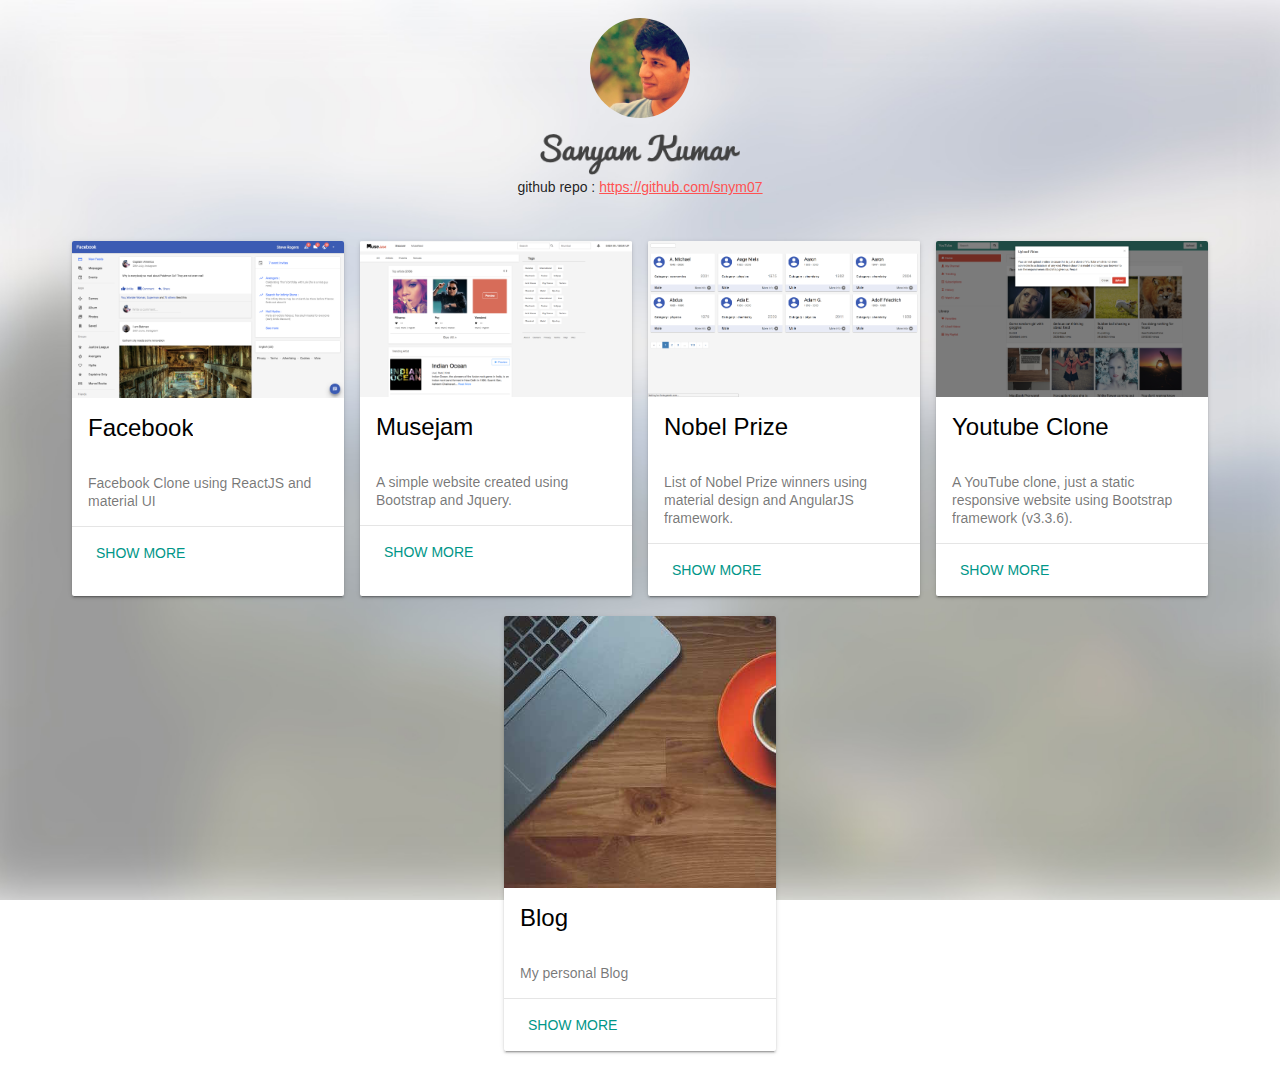
<file: index.html>
<!DOCTYPE html>
<html>
<head>
	<title>Snym</title>

	<!-- meta tags -->
	<meta charset="utf-8">
	<meta name="viewport" content="width=device-width, initial-scale=1.0">
	<meta name="keywords" content="sanyam, kumar, sanyam kumar, github, work, website, web, developer">
	<!-- to change color of notification bar -->
		<!-- Chrome, Firefox OS and Opera -->
	<meta name="theme-color" content="#0D47A1">
	<!-- Windows Phone -->
	<meta name="msapplication-navbutton-color" content="#0D47A1">
	<!-- iOS Safari -->
	<meta name="apple-mobile-web-app-status-bar-style" content="#0D47A1">

<!-- Shortcut icon -->
	<link rel="shortcut icon" href="">

<!-- CSS links -->
  	<link rel="stylesheet" type="text/css" href="css/material.min.css">
  	<link rel="stylesheet" type="text/css" href="css/custom.css">
	
<!-- Scripts -->
  	<script type="text/javascript" src="js/material.min.js"></script>

<!-- roboto font -->
	<!-- <link rel="stylesheet" href="http://fonts.googleapis.com/css?family=Roboto:300,400,500,700" type="text/css"> -->

</head>
<body>


  	<!-- Heading -->
  	<div class="mdl-grid">
  		<!-- photo -->
  		<div class="photo mdl-cell mdl-cell--12-col-desktop mdl-cell--8-col-tablet mdl-cell--4-col-phone">
  			<img src="images/me.jpg" class="my-photo">
  		</div>
  	</div>

  	<div class="mdl-grid">
  		<!-- info -->
  		<div class="name mdl-cell mdl-cell--12-col-desktop mdl-cell--8-col-tablet mdl-cell--4-col-phone">
  			<img class="info" src="images/name.png">
  			<p class="mdl-typography--text-center">github repo : <a href="https://github.com/snym07">https://github.com/snym07</a></p>
  		</div>
  	</div>

  	<!-- Projects -->
  	<div>
  		<!-- row 1 -->
  		<div class="mdl-grid" style="width:90%">

				<div class="my-card mdl-card mdl-cell mdl-shadow--2dp mdl-cell--3-col-desktop mdl-cell--4-col-tablet mdl-cell--4-col-phone">
  				<img src="images/fb_one.png" style="width:100%">
  				<div class="mdl-card__title">
				    <h2 class="mdl-card__title-text">Facebook</h2>
				  </div>
  				<div class="mdl-card__supporting-text">
			    Facebook Clone using ReactJS and material UI
			  </div>
			  <div class="mdl-card__actions mdl-card--border">
			    <a href="facebook_clone" class="mdl-button mdl-button--colored mdl-js-button mdl-js-ripple-effect">
			      Show More
			    </a>
			  </div>
  			</div>

  			<div class="my-card mdl-card mdl-cell mdl-shadow--2dp mdl-cell--3-col-desktop mdl-cell--4-col-tablet mdl-cell--4-col-phone">
  				<img src="images/musejam.png" style="width:100%">
  				<div class="mdl-card__title">
				    <h2 class="mdl-card__title-text">Musejam</h2>
				  </div>
  				<div class="mdl-card__supporting-text">
			    A simple website created using Bootstrap and Jquery.
			  </div>
			  <div class="mdl-card__actions mdl-card--border">
			    <a href="musejam/" class="mdl-button mdl-button--colored mdl-js-button mdl-js-ripple-effect">
			      Show More
			    </a>
			  </div>
  			</div>

  			<div class="my-card mdl-card mdl-cell mdl-shadow--2dp mdl-cell--3-col-desktop mdl-cell--4-col-tablet mdl-cell--4-col-phone">
  				<img src="images/nobel_prize.png" style="width:100%">
  				<div class="mdl-card__title">
				    <h2 class="mdl-card__title-text">Nobel Prize</h2>
				  </div>
  				<div class="mdl-card__supporting-text">
			    List of Nobel Prize winners using material design and AngularJS framework.
			  </div>
			  <div class="mdl-card__actions mdl-card--border">
			    <a href="nobel_prize/" class="mdl-button mdl-button--colored mdl-js-button mdl-js-ripple-effect">
			      Show More
			    </a>
			  </div>
  			</div>

  			

  			<div class="my-card mdl-card mdl-cell mdl-shadow--2dp mdl-cell--3-col-desktop mdl-cell--4-col-tablet mdl-cell--4-col-phone">
  				<img src="images/youtube.png" style="width:100%">
  				<div class="mdl-card__title">
				    <h2 class="mdl-card__title-text">Youtube Clone</h2>
				  </div>
  				<div class="mdl-card__supporting-text">
			    A YouTube clone, just a static responsive website using Bootstrap framework (v3.3.6).
			  </div>
			  <div class="mdl-card__actions mdl-card--border">
			    <a href="youtube_bootstrap_copy/" class="mdl-button mdl-button--colored mdl-js-button mdl-js-ripple-effect">
			      Show More
			    </a>
			  </div>
  			</div>

  			<div class="my-card mdl-card mdl-cell mdl-shadow--2dp mdl-cell--3-col-desktop mdl-cell--4-col-tablet mdl-cell--4-col-phone">
  				<img src="images/desk.jpg" style="width:100%">
  				<div class="mdl-card__title">
				    <h2 class="mdl-card__title-text">Blog</h2>
				  </div>
  				<div class="mdl-card__supporting-text">
			    My personal Blog
			  </div>
			  <div class="mdl-card__actions mdl-card--border">
			    <a href="blog/" class="mdl-button mdl-button--colored mdl-js-button mdl-js-ripple-effect">
			      Show More
			    </a>
			  </div>
  			</div>

  			

  		</div>

  		<!-- row 2 -->
  		<div></div>
  	</div>


</body>
</html>
</file>
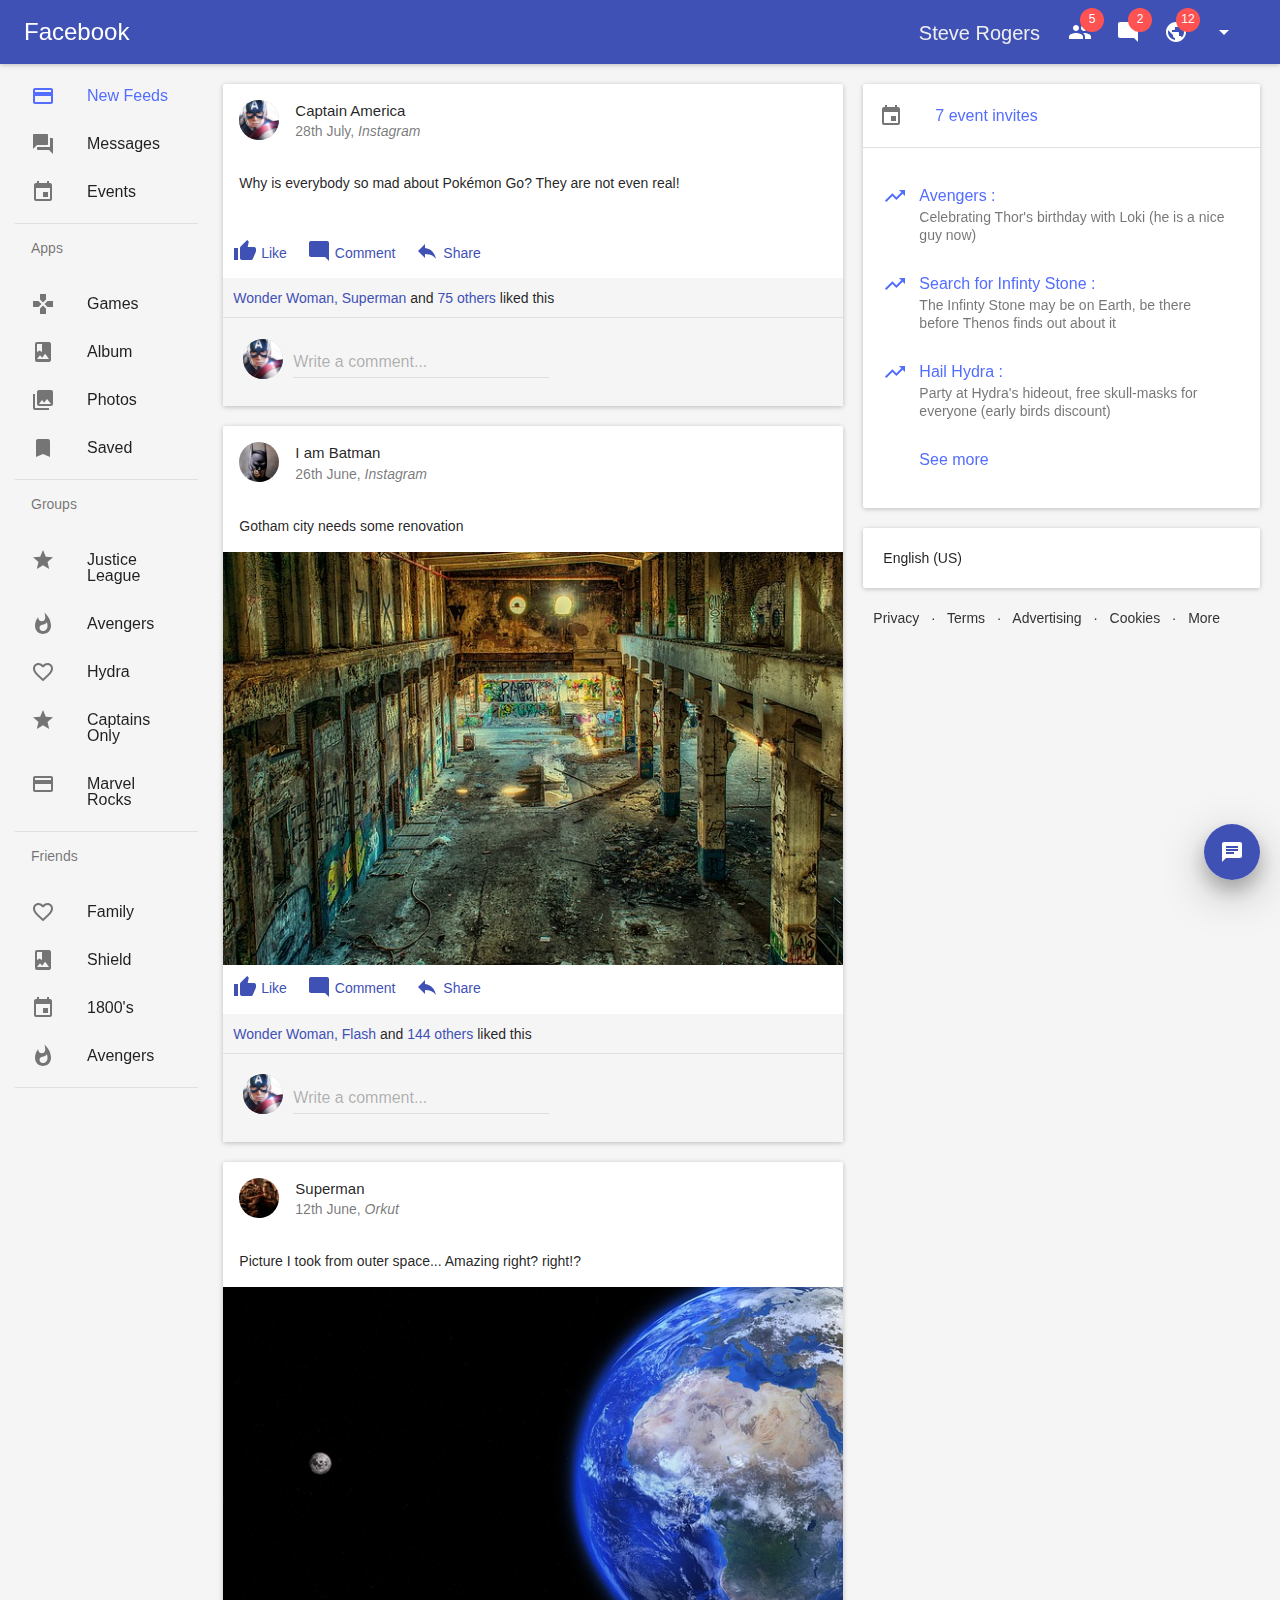
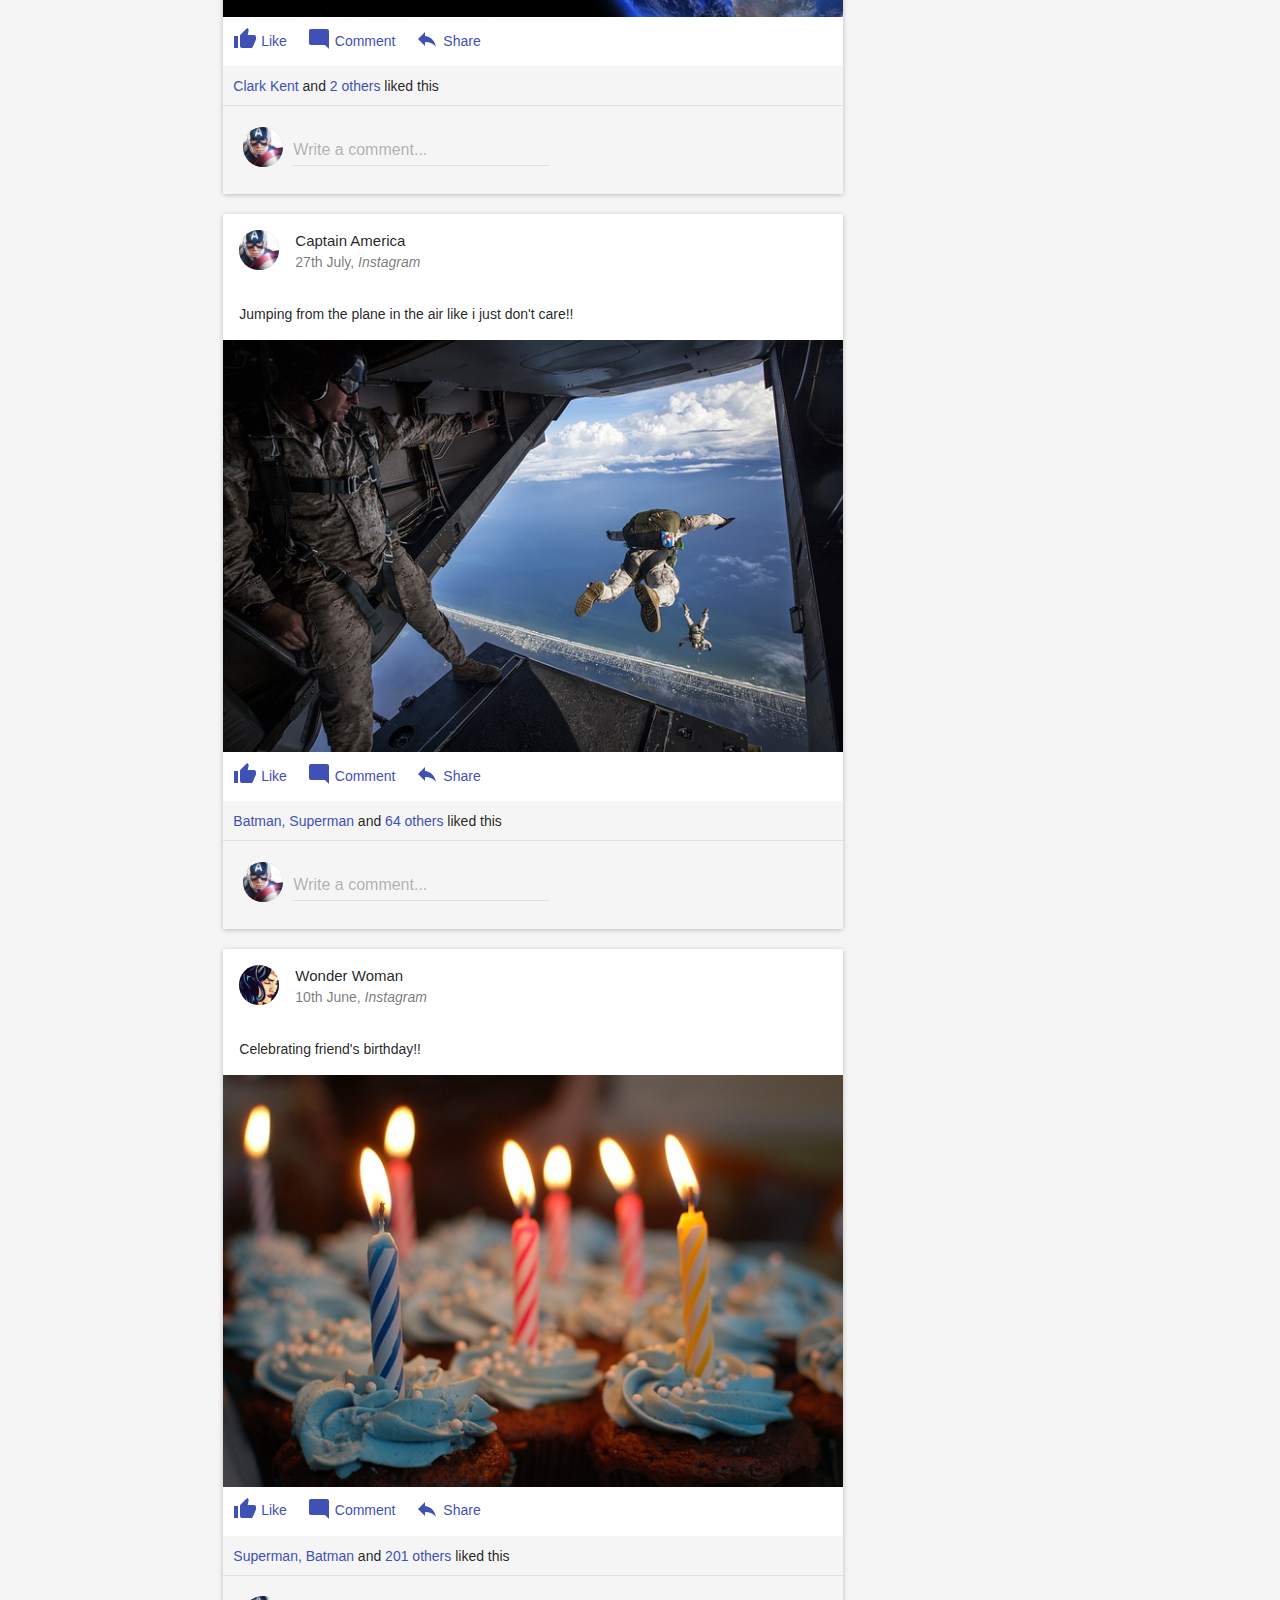
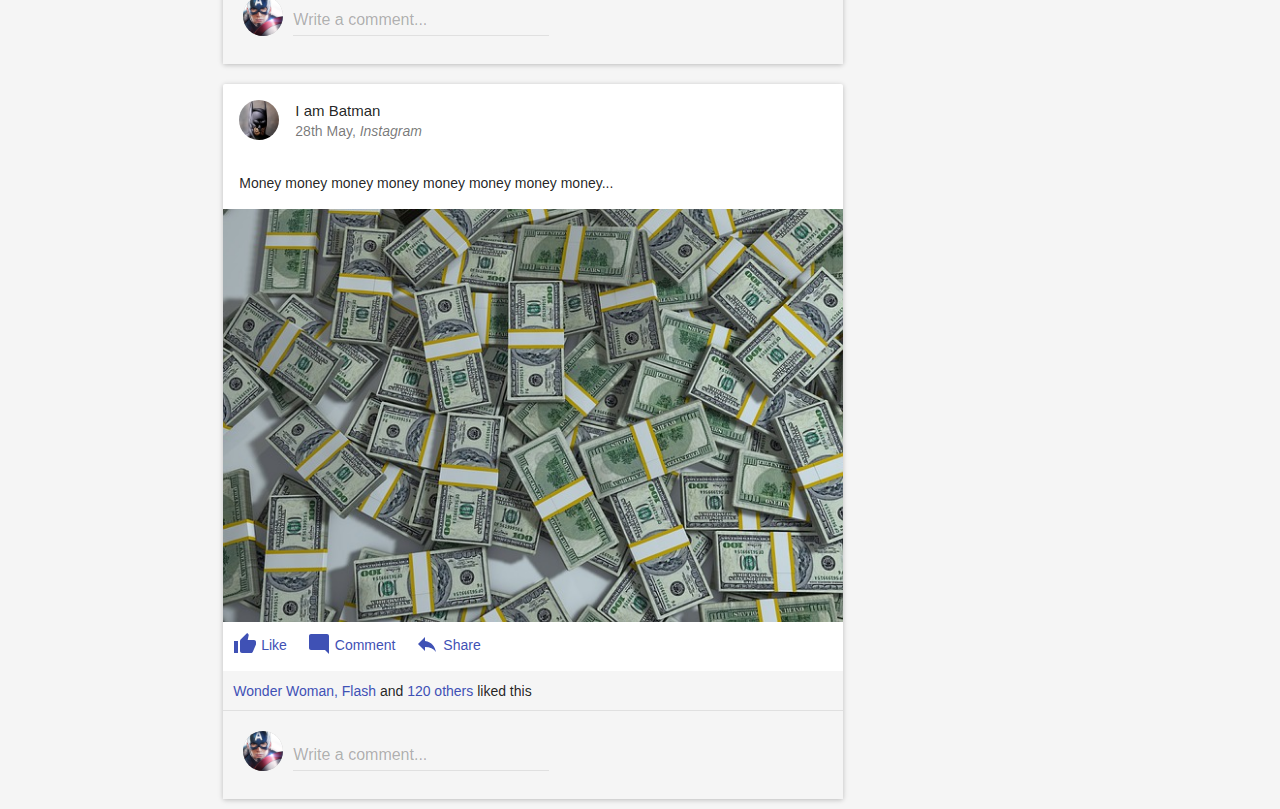
<file: facebook_clone/index.html>
<!DOCTYPE html>
<html lang="en">
<head>
	<meta charset="UTF-8">
	<title>Facebook clone</title>
	
	<meta name="description" content="Facebook clone using react and material design ui">
	<meta name="keywords" content="clone, material design ui, material design, facebook, reactjs, react">
	<link rel="author" href="https://github.com/snym07" />

<!-- for mobile devices -->
	<meta name="viewport" content="width=device-width, initial-scale=1, user-scalable=0, maximum-scale=1, minimum-scale=1">

	<!-- for android/ios notification bas color -->
 	<!-- Chrome, Firefox OS and Opera -->
	<meta name="theme-color" content="#3F51B5">
	<!-- Windows Phone -->
	<meta name="msapplication-navbutton-color" content="#3F51B5">
	<!-- iOS Safari -->
	<meta name="apple-mobile-web-app-status-bar-style" content="#3F51B5">

<!-- Shortcut icon -->
	<link rel="shortcut icon" href="{{reference to image}}">

	<link rel="stylesheet" type="text/css" href="css/bootstrap-grid.min.css">
	<link rel="stylesheet" type="text/css" href="css/custom.css">

<!-- fonts -->
	<!-- <link href='https://fonts.googleapis.com/css?family=Roboto' rel='stylesheet' type='text/css'> -->

<!-- for IE to understand HTML 5 -->

	<!--[if IE]>
	<script src="//cdnjs.cloudflare.com/ajax/libs/es5-shim/4.1.7/es5-shim.min.js"></script>
	<script src="//cdnjs.cloudflare.com/ajax/libs/classlist/2014.01.31/classList.min.js"></script>
	<script src="//cdnjs.cloudflare.com/ajax/libs/selectivizr/1.0.2/selectivizr-min.js"></script>
	<![endif]-->
</head>
<body>
	<div id="app"></div>

	<script type="text/javascript" src="app.js"></script>
</body>
</html>
</file>
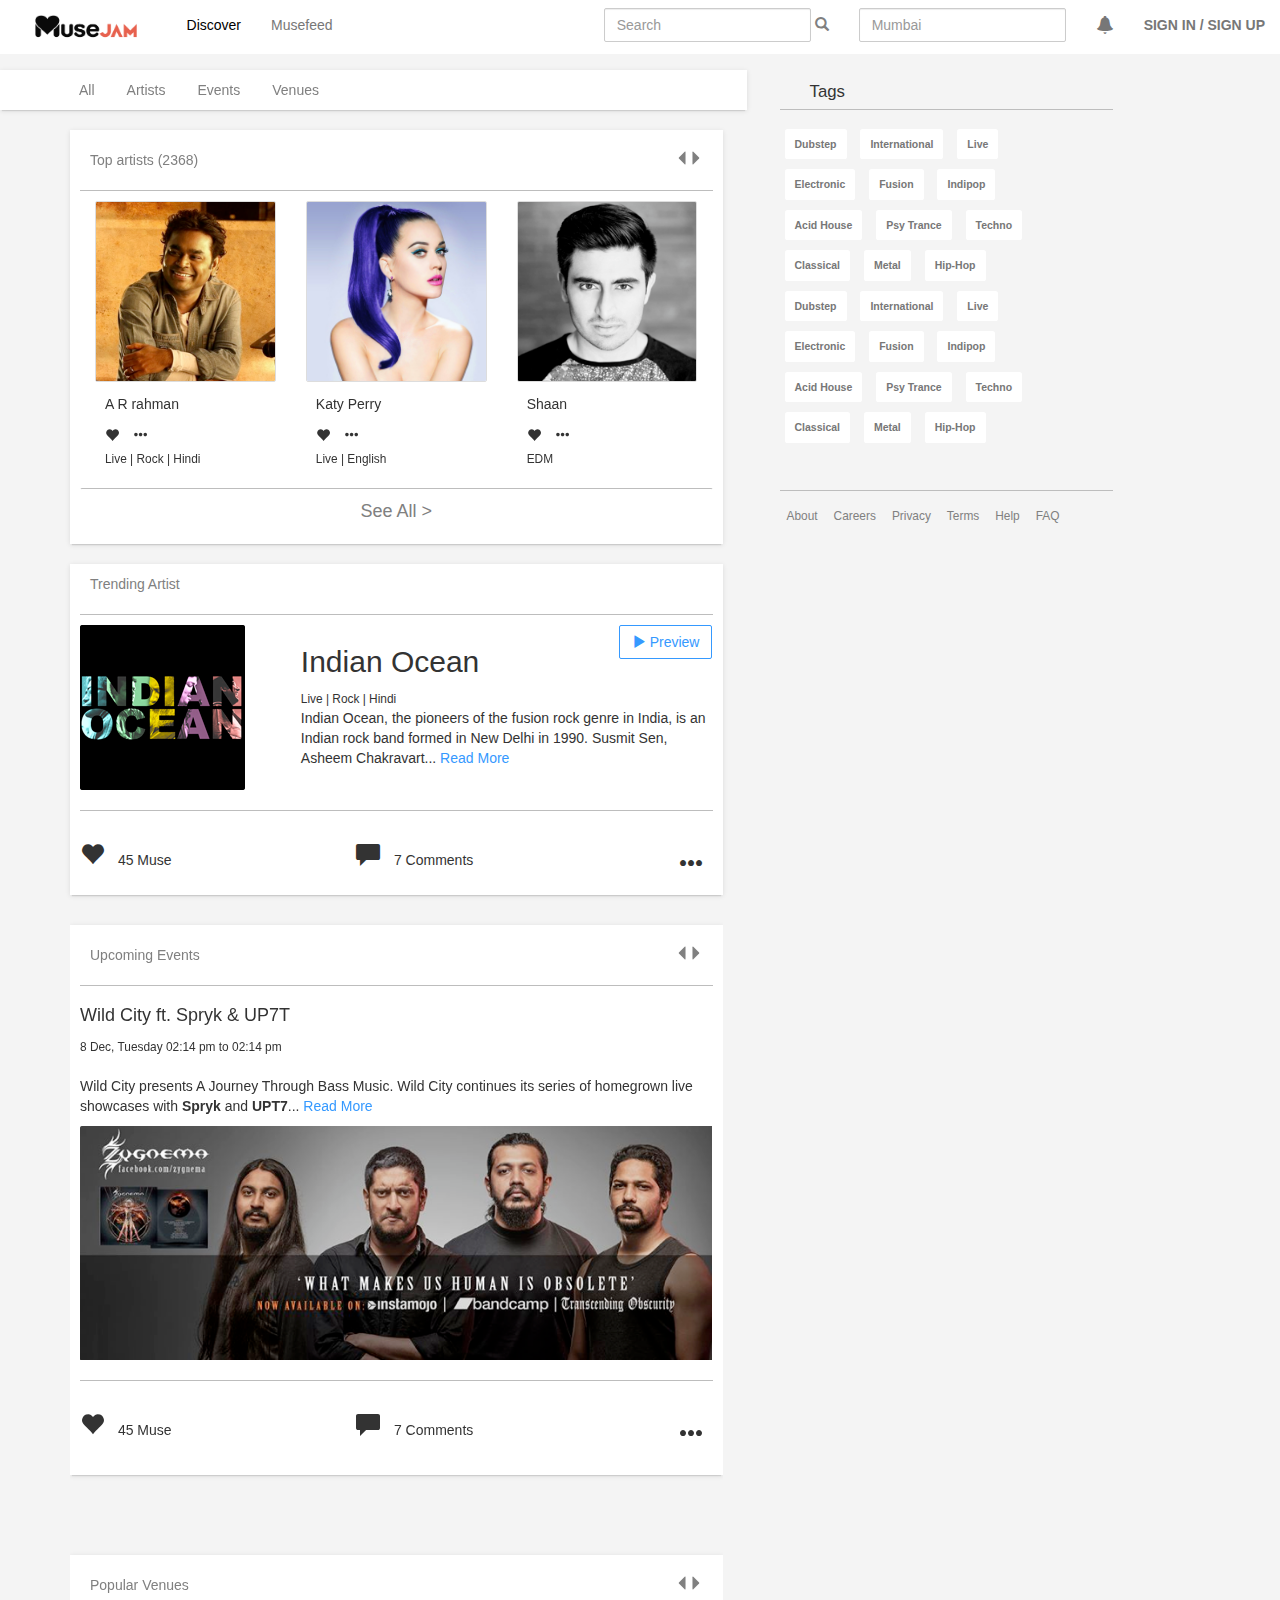
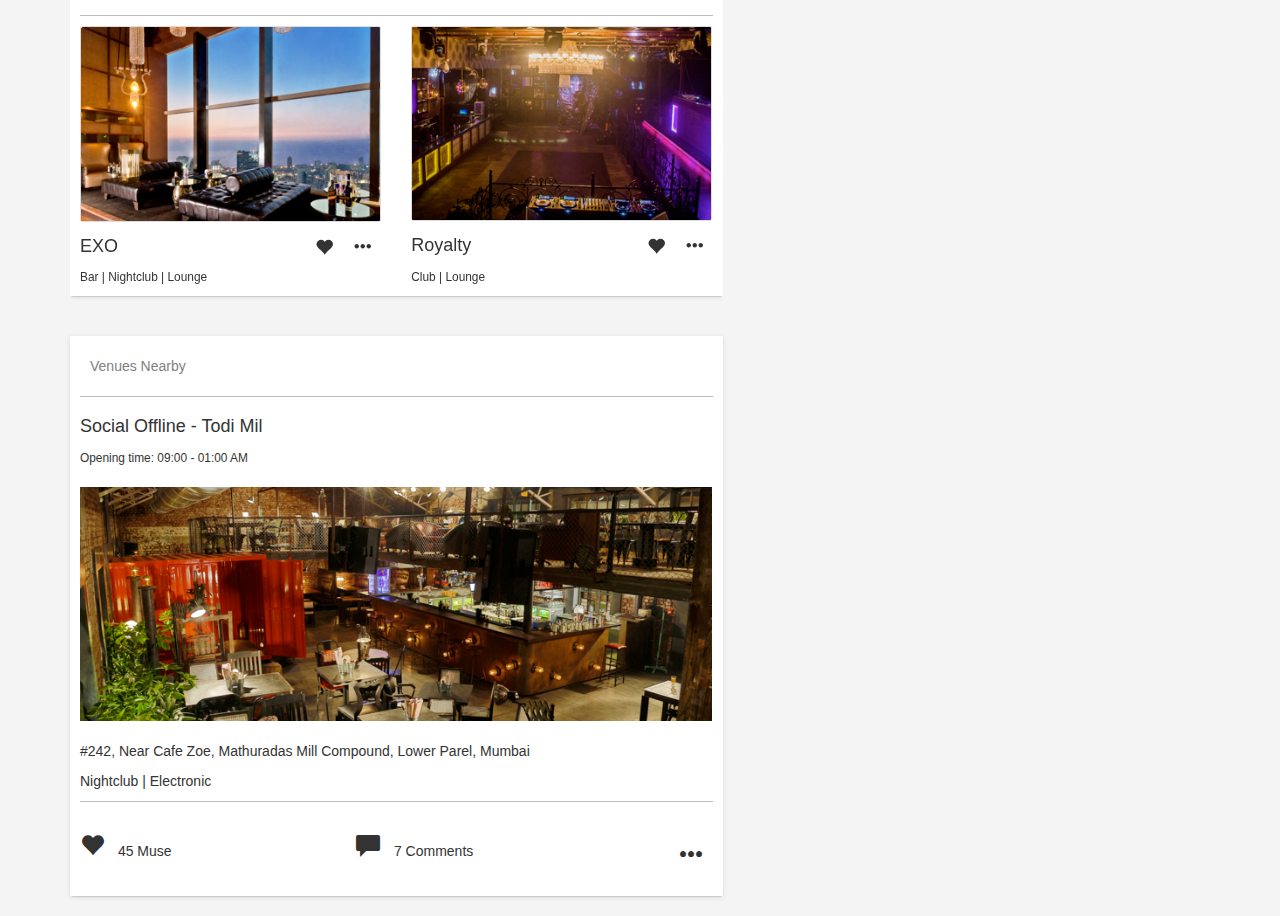
<file: musejam/index.html>
<!DOCTYPE html>
<html lang="en">
<head>
	<!-- title -->
	<title>Musejam</title>

	<!-- meta tags -->
	<meta name="viewport" content="width=device-width, initial-scale=1">

	<!-- stylesheets -->
	<link rel="stylesheet" type="text/css" href="bootstrap/css/bootstrap.musejam.min.css">
	<link rel="stylesheet" type="text/css" href="css/custom.css">
	<link rel="stylesheet" type="text/css" href="css/genericons.css">

</head>
<body>

	<!-- Navigation bar -->
	<nav class="navbar navbar-default navbar-fixed-top">
	  <div class="container-fluid">
	    <!-- Brand and toggle -->
	    <div class="navbar-header">
	      <button type="button" class="navbar-toggle collapsed" data-toggle="collapse" data-target="#bs-example-navbar-collapse-1" aria-expanded="false">
	        <span class="sr-only">Toggle navigation</span>
	        <span class="icon-bar"></span>
	        <span class="icon-bar"></span>
	        <span class="icon-bar"></span>
	      </button>
	      <a class="navbar-brand" href="#">
	      	<img src="images/logo2.png" style="height:25px; width:auto; margin: auto 20px; ">
	      </a>
	    </div>

	    <!-- Collect the nav links, forms, and other content for toggling -->
	    <div class="collapse navbar-collapse" id="bs-example-navbar-collapse-1">
	      <ul class="nav navbar-nav">
	        <li class="active"><a href="#">Discover <span class="sr-only">(current)</span></a></li>
	        <li><a href="#">Musefeed</a></li>
	        <!-- <li>
	        	<input type="text" name="search" placeholder="Search artists, events, venues and tags" size="40"><span class="search-icon"></span>
	        </li> -->
	      </ul>
	      
	      <ul class="nav navbar-nav navbar-right">
	      <form class="navbar-form navbar-left" role="search">
	        <div class="">
	          <input type="text" class="form-control" placeholder="Search">
	          <button class="btn btn-default" style="color:grey; padding: 0; border:0px;"><span class="glyphicon glyphicon-search"></span></button>
	        </div>
	      </form>

	      <!-- <input type="text" name="search" class="navbar-left form-control" style="width:30%"> -->

	      <form class="navbar-form navbar-left hidden-sm hidden=md " role="search">
	        <div class="form-group">
	          <input type="text" class="form-control" placeholder="Mumbai" >
	        </div>
	      </form>
	      	<!-- <li class="dropdown">
	          <a href="#" class="dropdown-toggle" data-toggle="dropdown" role="button" aria-haspopup="true" aria-expanded="false"> <span class="caret"></span></a>
	          <ul class="dropdown-menu">
	            <li><a href="#">Action</a></li>
	            <li><a href="#">Another action</a></li>
	            <li><a href="#">Something else here</a></li>
	            <li role="separator" class="divider"></li>
	            <li><a href="#">Separated link</a></li>
	            <li role="separator" class="divider"></li>
	            <li><a href="#">One more separated link</a></li>
	          </ul>
	        </li> -->
	        <li><a href="#"><h4 class="glyphicon glyphicon-bell" style="margin:0;"></h4></a></li>
	        <li><a href="#"><strong>SIGN IN / SIGN UP</strong></a></li>
	      </ul>
	    </div><!-- /.navbar-collapse -->
	  </div><!-- /.container-fluid -->
	</nav>

	<div class="container">
	<div class="">
		<ul class="sec-nav nav nav-pills navbar-fixed-top my-shadow col-md-7">
		  <li role="presentation"><a href="#">All</a></li>
		  <li role="presentation"><a href="#">Artists</a></li>
		  <li role="presentation"><a href="#">Events</a></li>
		  <li role="presentation"><a href="#">Venues</a></li>
		</ul>
		
	</div>
	</div>

	<!-- second nav bar -->
	<div class="container">
		<div class="row">
			<div class="col-md-7">

				<!-- <ul class="sec-nav nav nav-pills my-shadow">
				  <li role="presentation"><a href="#">All</a></li>
				  <li role="presentation"><a href="#">Artists</a></li>
				  <li role="presentation"><a href="#">Events</a></li>
				  <li role="presentation"><a href="#">Venues</a></li>
				</ul> -->
				

				<!-- main page content -->
				<div class="main-container">


				<!-- slider -->

				<!-- first container -->

				<div id="carousel-example-generic" class="carousel slide item-container my-shadow" data-ride="carousel">
				  

				  <!-- Wrapper for slides -->
				  <div class="carousel-inner" role="listbox">
				  <!-- first item (active) -->
				    <div class="item active">
				      
						<!-- item heading -->
							<div class="item-heading col-xs-12">
								<span class="pull-left">Top artists (2368)</span>
								
								<!-- controls -->
								<a style="color:grey" href="#carousel-example-generic" class="pull-right glyphicon glyphicon-triangle-right" data-slide="next"></a>
								<a style="color:grey" href="#carousel-example-generic" class="pull-right glyphicon glyphicon-triangle-left" data-slide="prev"></a>
							</div>
						<!-- item elements -->
							<div class="item-elements">
								
						

								<div class="col-xs-4 item">
									
									<div class="my-effect effects clearfix">
									    <div class="img">
									        <img src="images/ar.png" class="img-thumbnail" alt="">
									        <div class="overlay">
									            <a href="#" class="expand">
									            	<button class="btn hidden-xs btn-default preview-btn">Preview</button>
									            </a>
									            <a href="#" class="expand-small">
									            	<button class="btn btn-xs visible-xs btn-default preview-btn">Preview</button>
									            </a>
									            <a class="close-overlay hidden">x</a>
									        </div>
									    </div>
									</div>

									<h4 class="pull-left artist-name">A R rahman</h4>
									<div class="item-icons">
										<span class="glyphicon glyphicon-heart"></span>
										<span class="glyphicon glyphicon-option-horizontal"></span>
									</div>

									<div style="clear:both">
										<small class="pull-left" style="margin-left:10px">Live | Rock | Hindi</small>
									</div>
								</div>

								<div class="col-xs-4 item">
									
									<div class="my-effect effects clearfix">
									    <div class="img">
									        <img src="images/katy.jpg" class="img-thumbnail" alt="">
									        <div class="overlay">
									            <a href="#" class="expand">
									            	<button class="btn hidden-xs btn-default preview-btn">Preview</button>
									            </a>
									            <a href="#" class="expand-small">
									            	<button class="btn btn-xs visible-xs btn-default preview-btn">Preview</button>
									            </a>
									            <a class="close-overlay hidden">x</a>
									        </div>
									    </div>
									</div>

									<h4 class="pull-left artist-name">Katy Perry</h4>
									<div class="item-icons">
										<span class="glyphicon glyphicon-heart"></span>
										<span class="glyphicon glyphicon-option-horizontal"></span>
									</div>

									<div style="clear:both">
										<small class="pull-left" style="margin-left:10px">Live | English</small>
									</div>
								</div>

								<div class="col-xs-4 item">
									
									<div class="my-effect effects clearfix">
									    <div class="img">
									        <img src="images/shaan.png" class="img-thumbnail" alt="">
									        <div class="overlay">
									            <a href="#" class="expand">
									            	<button class="btn hidden-xs btn-default preview-btn">Preview</button>
									            </a>
									            <a href="#" class="expand-small">
									            	<button class="btn btn-xs visible-xs btn-default preview-btn">Preview</button>
									            </a>
									            <a class="close-overlay hidden">x</a>
									        </div>
									    </div>
									</div>

									<h4 class="pull-left artist-name">Shaan</h4>
									<div class="item-icons">
										<span class="glyphicon glyphicon-heart"></span>
										<span class="glyphicon glyphicon-option-horizontal"></span>
									</div>
									<div style="clear:both">
										<small class="pull-left" style="margin-left:10px">EDM</small>
									</div>
								</div>

							</div> <!-- item elements end -->
							
						 

				    </div>

				    <div class="item">
				    <!-- second item -->
				      <!-- item heading -->
							<div class="item-heading col-xs-12">
								<span class="pull-left">Top artists (2368)</span>
								
								<!-- controls -->
								<a style="color:grey" href="#carousel-example-generic" class="pull-right glyphicon glyphicon-triangle-right" data-slide="next"></a>
								<a style="color:grey" href="#carousel-example-generic" class="pull-right glyphicon glyphicon-triangle-left" data-slide="prev"></a>
							</div>
						<!-- item elements -->
							<div class="item-elements">
								
								<div class="col-xs-4 item">
									
									<div class="my-effect effects clearfix">
									    <div class="img">
									        <img src="images/rihanna.jpg" class="img-thumbnail" alt="">
									        <div class="overlay">
									            <a href="#" class="expand">
									            	<button class="btn hidden-xs btn-default preview-btn">Preview</button>
									            </a>
									            <a href="#" class="expand-small">
									            	<button class="btn btn-xs visible-xs btn-default preview-btn">Preview</button>
									            </a>
									            <a class="close-overlay hidden">x</a>
									        </div>
									    </div>
									</div>

									<h4 class="pull-left artist-name">Rihanna</h4>
									<div class="item-icons">
										<span class="glyphicon glyphicon-heart"></span>
										<span class="glyphicon glyphicon-option-horizontal"></span>
									</div>
									<div style="clear:both">
										<small class="pull-left" style="margin-left:10px">Live | Rock | English</small>
									</div>
								</div>

								<div class="col-xs-4 item">
									
									<div class="my-effect effects clearfix">
									    <div class="img">
									        <img src="images/psy.jpg" class="img-thumbnail" alt="">
									        <div class="overlay">
									            <a href="#" class="expand">
									            	<button class="btn hidden-xs btn-default preview-btn">Preview</button>
									            </a>
									            <a href="#" class="expand-small">
									            	<button class="btn btn-xs visible-xs btn-default preview-btn">Preview</button>
									            </a>
									            <a class="close-overlay hidden">x</a>
									        </div>
									    </div>
									</div>

									<h4 class="pull-left artist-name">Psy</h4>
									<div class="item-icons">
										<span class="glyphicon glyphicon-heart"></span>
										<span class="glyphicon glyphicon-option-horizontal"></span>
									</div>
									<div style="clear:both">
										<small class="pull-left" style="margin-left:10px">Live | Rock | Korean</small>
									</div>
								</div>

								<div class="col-xs-4 item">
									
									<div class="my-effect effects clearfix">
									    <div class="img">
									        <img src="images/weekend.jpg" class="img-thumbnail" alt="">
									        <div class="overlay">
									            <a href="#" class="expand">
									            	<button class="btn hidden-xs btn-default preview-btn">Preview</button>
									            </a>
									            <a href="#" class="expand-small">
									            	<button class="btn btn-xs visible-xs btn-default preview-btn">Preview</button>
									            </a>
									            <a class="close-overlay hidden">x</a>
									        </div>
									    </div>
									</div>

									<h4 class="pull-left artist-name">Weedend</h4>
									<div class="item-icons">
										<span class="glyphicon glyphicon-heart"></span>
										<span class="glyphicon glyphicon-option-horizontal"></span>
									</div>
									<div style="clear:both">
										<small class="pull-left" style="margin-left:10px">Rock | English</small>
									</div>
								</div>

							</div>

				    </div>

				    <div class="item">
				    <!-- third item -->
				      <!-- item heading -->
							<div class="item-heading col-xs-12">
								<span class="pull-left">Top artists (2368)</span>
								
								<!-- controls -->
								<a style="color:grey" href="#carousel-example-generic" class="pull-right glyphicon glyphicon-triangle-right" data-slide="next"></a>
								<a style="color:grey" href="#carousel-example-generic" class="pull-right glyphicon glyphicon-triangle-left" data-slide="prev"></a>
							</div>
						<!-- item elements -->
							<div class="item-elements">
								
								<div class="col-xs-4 item">
									
									<div class="my-effect effects clearfix">
									    <div class="img">
									        <img src="images/katy.jpg" class="img-thumbnail" alt="">
									        <div class="overlay">
									            <a href="#" class="expand">
									            	<button class="btn hidden-xs btn-default preview-btn">Preview</button>
									            </a>
									            <a href="#" class="expand-small">
									            	<button class="btn btn-xs visible-xs btn-default preview-btn">Preview</button>
									            </a>
									            <a class="close-overlay hidden">x</a>
									        </div>
									    </div>
									</div>

									<h4 class="pull-left artist-name">Katy Perry</h4>
									<div class="item-icons">
										<span class="glyphicon glyphicon-heart"></span>
										<span class="glyphicon glyphicon-option-horizontal"></span>
									</div>
									<div style="clear:both">
										<small class="pull-left" style="margin-left:10px">Rock | English</small>
									</div>
								</div>

								<div class="col-xs-4 item">
									
									<div class="my-effect effects clearfix">
									    <div class="img">
									        <img src="images/adele.png" class="img-thumbnail" alt="">
									        <div class="overlay">
									            <a href="#" class="expand">
									            	<button class="btn hidden-xs btn-default preview-btn">Preview</button>
									            </a>
									            <a href="#" class="expand-small">
									            	<button class="btn btn-xs visible-xs btn-default preview-btn">Preview</button>
									            </a>
									            <a class="close-overlay hidden">x</a>
									        </div>
									    </div>
									</div>

									<h4 class="pull-left artist-name">Adele</h4>
									<div class="item-icons">
										<span class="glyphicon glyphicon-heart"></span>
										<span class="glyphicon glyphicon-option-horizontal"></span>
									</div>
									<div style="clear:both">
										<small class="pull-left" style="margin-left:10px">Live | English</small>
									</div>
								</div>

								<div class="col-xs-4 item">
									
									<div class="my-effect effects clearfix">
									    <div class="img">
									        <img src="images/eminem.jpg" class="img-thumbnail" alt="">
									        <div class="overlay">
									            <a href="#" class="expand">
									            	<button class="btn hidden-xs btn-default preview-btn">Preview</button>
									            </a>
									            <a href="#" class="expand-small">
									            	<button class="btn btn-xs visible-xs btn-default preview-btn">Preview</button>
									            </a>
									            <a class="close-overlay hidden">x</a>
									        </div>
									    </div>
									</div>

									<h4 class="pull-left artist-name">Eminem</h4>
									<div class="item-icons">
										<span class="glyphicon glyphicon-heart"></span>
										<span class="glyphicon glyphicon-option-horizontal"></span>
									</div>
									<div style="clear:both">
										<small class="pull-left" style="margin-left:10px">Rap | English</small>
									</div>
								</div>

							</div>
				      
				    </div>
				    
				    <button type="button" class="see-more btn btn-link btn-lg btn-block">See All ></button>
				  </div>

				 
				  
				  
				</div> <!-- first container end -->


				<!-- slider ends -->


				

					<!-- Second container -->
						<div class="item-container2 my-shadow">
						<!-- item heading -->
							<div class="item-heading col-xs-12">
								<span class="pull-left">Trending Artist</span>
							</div>
						<!-- item elements -->
							<div class="item-elements">
								
								<div class="row">
									<div class="col-xs-4">
										<img src="images/indian_ocean.png" class="img-responsive">
									</div>
									<div class="col-xs-8">
										<div>
											<h2 class="pull-left hidden-xs">Indian Ocean</h2>
											<h4 class="pull-left visible-xs">Indian Ocean</h4>

											<button class="btn hidden-xs btn-default pull-right"><span class="glyphicon glyphicon-play"></span> Preview</button>
											<button class="btn btn-sm visible-xs btn-default pull-right"><span class="glyphicon glyphicon-play"></span> Preview</button>
										</div>
										<div style="clear:both">
											<small>Live | Rock | Hindi</small>
											<p>Indian Ocean, the pioneers of the fusion rock genre in India, is an
											 Indian rock band formed in New Delhi in 1990. Susmit Sen, Asheem 
											 Chakravart... <a href="#">Read More</a></p>
										 </div>
									</div>

								</div>
								<p style="border-bottom:1px solid #BDBDBD; padding:10px"></p>

								<div class="row">
									<div class="col-xs-5">
										<h3 class="glyphicon glyphicon-heart"></h3><span style="padding:10px;"> 45 Muse</span>
										
									</div>
									<div class="col-xs-5">
										<h3 class="glyphicon glyphicon-comment"></h3><span style="padding:10px;"> 7 Comments</span>
									</div>
									<div class="col-xs-2">
										<h3 class="glyphicon glyphicon-option-horizontal pull-right" style="padding:10px;"></h3>
									</div>
								</div>

							</div>
							
						</div> <!-- second container end -->

						<!-- Third container -->

						<div id="third-container" class="carousel slide" data-ride="carousel">
						<!-- Wrapper for slides -->
						  <div class="carousel-inner" role="listbox">
							  <!-- first item (active) -->
							    <div class="item active">
								
									<div class="item-container3 my-shadow">
									<!-- item heading -->
										<div class="item-heading col-xs-12">
											<span class="pull-left">Upcoming Events</span>
											<!-- controls -->
											<a style="color:grey" href="#third-container" class="pull-right glyphicon glyphicon-triangle-right" data-slide="next"></a>
											<a style="color:grey" href="#third-container" class="pull-right glyphicon glyphicon-triangle-left" data-slide="prev"></a>
										</div>
									<!-- item elements -->
										<div class="row">
											<div class="col-xs-12">
												<h4>Wild City ft. Spryk &amp; UP7T</h4>
												<small>8 Dec, Tuesday 02:14 pm to 02:14 pm</small>
												<br><br>
												<p>
													Wild City presents A Journey Through Bass Music. Wild City continues its series
													of homegrown live showcases with <strong>Spryk</strong> and <strong>UPT7</strong>... <a href="#">Read More</a>
												</p>

												<img src="images/wild.png" class="img-responsive">
											</div>
										</div>

										<p style="border-bottom:1px solid #BDBDBD; padding:10px"></p>

										<div class="row">
											<div class="col-xs-5">
												<h3 class="glyphicon glyphicon-heart"></h3><span style="padding:10px;"> 45 Muse</span>
												
											</div>
											<div class="col-xs-5">
												<h3 class="glyphicon glyphicon-comment"></h3><span style="padding:10px;"> 7 Comments</span>
											</div>
											<div class="col-xs-2">
												<h3 class="glyphicon glyphicon-option-horizontal pull-right" style="padding:10px;"></h3>
											</div>
										</div>
										
									</div> 
								</div>

								<!-- second item -->
							    <div class="item">
								
									<div class="item-container3 my-shadow">
									<!-- item heading -->
										<div class="item-heading col-xs-12">
											<span class="pull-left">Upcoming Events</span>
											<!-- controls -->
											<a style="color:grey" href="#third-container" class="pull-right glyphicon glyphicon-triangle-right" data-slide="next"></a>
											<a style="color:grey" href="#third-container" class="pull-right glyphicon glyphicon-triangle-left" data-slide="prev"></a>
										</div>
									<!-- item elements -->
										<div class="row">
											<div class="col-xs-12">
												<h4>Fifth Harmony</h4>
												<small>12 Nov, Monday 08:00 pm to 11:00 pm</small>
												<br><br>
												<p>
													Wild City presents A Journey Through Bass Music. Wild City continues its series
													of homegrown live showcases with <strong>Spryk</strong> and <strong>UPT7</strong>... <a href="#">Read More</a>
												</p>

												<img src="images/fifth_harmony.jpg" class="img-responsive">
											</div>
										</div>

										<p style="border-bottom:1px solid #BDBDBD; padding:10px"></p>

										<div class="row">
											<div class="col-xs-5">
												<h3 class="glyphicon glyphicon-heart"></h3><span style="padding:10px;"> 45 Muse</span>
												
											</div>
											<div class="col-xs-5">
												<h3 class="glyphicon glyphicon-comment"></h3><span style="padding:10px;"> 7 Comments</span>
											</div>
											<div class="col-xs-2">
												<h3 class="glyphicon glyphicon-option-horizontal pull-right" style="padding:10px;"></h3>
											</div>
										</div>
										
									</div> 
								</div>
							</div>
						</div> <!-- third container end -->

						<!-- Forth container -->
						<div id="forth-container" class="carousel slide" data-ride="carousel">
							<!-- Wrapper for slides -->
							  <div class="carousel-inner" role="listbox">
								  <!-- first item (active) -->
								    <div class="item active">

									<div class="item-container my-shadow">
									<!-- item heading -->
										<div class="item-heading col-xs-12">
											<span class="pull-left">Popular Venues</span>
											<!-- controls -->
											<a style="color:grey" href="#forth-container" class="pull-right glyphicon glyphicon-triangle-right" data-slide="next"></a>
											<a style="color:grey" href="#forth-container" class="pull-right glyphicon glyphicon-triangle-left" data-slide="prev"></a>
										</div>
									<!-- item elements -->
										<div class="row">
											<div class="col-xs-6">
												<div class="my-effect effects clearfix">
												    <div class="img">
												        <img src="images/exo.png" class="img-thumbnail" alt="">
												        <div class="overlay">
												            <a href="#" class="expand">
												            	<button class="btn btn-default preview-btn">Preview</button>
												            </a>
												            <a class="close-overlay hidden">x</a>
												        </div>
												    </div>
												</div>
												<div>
													<h4 class="pull-left">EXO</h4>
													<h4 style="margin:10px" class="pull-right glyphicon glyphicon-option-horizontal"></h4>
													 &nbsp;
													<h4 style="margin:10px" class="pull-right glyphicon glyphicon-heart"></h4>
													
												</div>
												<div style="clear:both">
													<small>Bar | Nightclub | Lounge</small>
												</div>
											</div>
											<div class="col-xs-6">
												<div class="my-effect effects clearfix">
												    <div class="img">
												        <img src="images/royalty.png" class="img-thumbnail" alt="">
												        <div class="overlay">
												            <a href="#" class="expand">
												            	<button class="btn btn-default preview-btn">Preview</button>
												            </a>
												            <a class="close-overlay hidden">x</a>
												        </div>
												    </div>
												</div>
												<div>
													<h4 class="pull-left">Royalty</h4>
													<h4 style="margin:10px" class="pull-right glyphicon glyphicon-option-horizontal"></h4>
													 &nbsp;
													<h4 style="margin:10px" class="pull-right glyphicon glyphicon-heart"></h4>
													
												</div>
												<div style="clear:both">
													<small>Club | Lounge</small>
												</div>
											</div>
										</div>
						
								</div> 
							</div> <!-- item active end -->

							<!-- second item -->
								    <div class="item">

									<div class="item-container my-shadow">
									<!-- item heading -->
										<div class="item-heading col-xs-12">
											<span class="pull-left">Popular Venues</span>
											<!-- controls -->
											<a style="color:grey" href="#forth-container" class="pull-right glyphicon glyphicon-triangle-right" data-slide="next"></a>
											<a style="color:grey" href="#forth-container" class="pull-right glyphicon glyphicon-triangle-left" data-slide="prev"></a>
										</div>
									<!-- item elements -->
										<div class="row">
											<div class="col-xs-6">
												<div class="my-effect effects clearfix">
												    <div class="img">
												        <img src="images/royalty.png" class="img-thumbnail" alt="">
												        <div class="overlay">
												            <a href="#" class="expand">
												            	<button class="btn btn-default preview-btn">Preview</button>
												            </a>
												            <a class="close-overlay hidden">x</a>
												        </div>
												    </div>
												</div>
												<div>
													<h4 class="pull-left">Royalty</h4>
													<h4 style="margin:10px" class="pull-right glyphicon glyphicon-option-horizontal"></h4>
													 &nbsp;
													<h4 style="margin:10px" class="pull-right glyphicon glyphicon-heart"></h4>
													
												</div>
												<div style="clear:both">
													<small>Club | Lounge</small>
												</div>
											</div>
											<div class="col-xs-6">
												<div class="my-effect effects clearfix">
												    <div class="img">
												        <img src="images/exo.png" class="img-thumbnail" alt="">
												        <div class="overlay">
												            <a href="#" class="expand">
												            	<button class="btn btn-default preview-btn">Preview</button>
												            </a>
												            <a class="close-overlay hidden">x</a>
												        </div>
												    </div>
												</div>
												<div>
													<h4 class="pull-left">EXO</h4>
													<h4 style="margin:10px" class="pull-right glyphicon glyphicon-option-horizontal"></h4>
													 &nbsp;
													<h4 style="margin:10px" class="pull-right glyphicon glyphicon-heart"></h4>
													
												</div>
												<div style="clear:both">
													<small>Bar | Nightclub | Lounge</small>
												</div>
											</div>
										</div>
						
								</div> 
							</div> <!-- item second end -->
						</div>
					</div> <!-- forth container end -->

						<!-- Fifth container -->
						<div class="item-container3 my-shadow">
						<!-- item heading -->
							<div class="item-heading col-xs-12">
								<span class="pull-left">Venues Nearby</span>
								
							</div>
						<!-- item elements -->
						<div class="row">
							<div class="col-xs-12">
								<h4>Social Offline - Todi Mil</h4>
								<small>Opening time: 09:00 - 01:00 AM</small>
								<br><br>

								<img src="images/todi.png" class="img-responsive">

								<br>
								<p>
									#242, Near Cafe Zoe, Mathuradas Mill Compound, Lower Parel, Mumbai
								</p>
								<p>
									Nightclub | Electronic
								</p>
							</div>
						</div>

						<p style="border-bottom:1px solid #BDBDBD; padding:0px"></p>

						<div class="row">
							<div class="col-xs-5">
								<h3 class="glyphicon glyphicon-heart"></h3><span style="padding:10px;"> 45 Muse</span>
								
							</div>
							<div class="col-xs-5">
								<h3 class="glyphicon glyphicon-comment"></h3><span style="padding:10px;"> 7 Comments</span>
							</div>
							<div class="col-xs-2">
								<h3 class="glyphicon glyphicon-option-horizontal pull-right" style="padding:10px;"></h3>
							</div>
						</div>
							
						</div> <!-- fifth container end -->


				</div>

			</div> <!-- second nav bar end -->

			<div class="col-md-4 hidden-xs hidden-sm" style="padding-left:3em;" data-spy="affix" data-offset-top="10" >
				<span class="tags-heading">Tags</span>
				
				<div class="tags">
					<a href="#"><span class="tags-val label label-default">Dubstep</span></a>
					<a href="#"><span class="tags-val label label-default">International</span></a>
					<a href="#"><span class="tags-val label label-default">Live</span></a>
					<a href="#"><span class="tags-val label label-default">Electronic</span></a>
					<a href="#"><span class="tags-val label label-default">Fusion</span></a>
					<a href="#"><span class="tags-val label label-default">Indipop</span></a>
					<a href="#"><span class="tags-val label label-default">Acid House</span></a>
					<a href="#"><span class="tags-val label label-default">Psy Trance</span></a>
					<a href="#"><span class="tags-val label label-default">Techno</span></a>
					<a href="#"><span class="tags-val label label-default">Classical</span></a>
					<a href="#"><span class="tags-val label label-default">Metal</span></a>
					<a href="#"><span class="tags-val label label-default">Hip-Hop</span></a>
					<a href="#"><span class="tags-val label label-default">Dubstep</span></a>
					<a href="#"><span class="tags-val label label-default">International</span></a>
					<a href="#"><span class="tags-val label label-default">Live</span></a>
					<a href="#"><span class="tags-val label label-default">Electronic</span></a>
					<a href="#"><span class="tags-val label label-default">Fusion</span></a>
					<a href="#"><span class="tags-val label label-default">Indipop</span></a>
					<a href="#"><span class="tags-val label label-default">Acid House</span></a>
					<a href="#"><span class="tags-val label label-default">Psy Trance</span></a>
					<a href="#"><span class="tags-val label label-default">Techno</span></a>
					<a href="#"><span class="tags-val label label-default">Classical</span></a>
					<a href="#"><span class="tags-val label label-default">Metal</span></a>
					<a href="#"><span class="tags-val label label-default">Hip-Hop</span></a>
				</div>

				<!-- footer -->
				<div class="footer">
					<ul class="nav nav-pills">
					  <li role="presentation"><a href="#"><small>About</small></a></li>
					  <li role="presentation"><a href="#"><small>Careers</small></a></li>
					  <li role="presentation"><a href="#"><small>Privacy</small></a></li>
					  <li role="presentation"><a href="#"><small>Terms</small></a></li>
					  <li role="presentation"><a href="#"><small>Help</small></a></li>
					  <li role="presentation"><a href="#"><small>FAQ</small></a></li>
					</ul>
				</div>


			</div>
		</div>
	</div>


<!-- javascripts -->
	<script type="text/javascript" src="bootstrap/js/jquery.min.js"></script>
	<script type="text/javascript" src="bootstrap/js/bootstrap.min.js"></script>
	<script type="text/javascript" src="js/custom.js"></script>
	
</body>
</html>
</file>
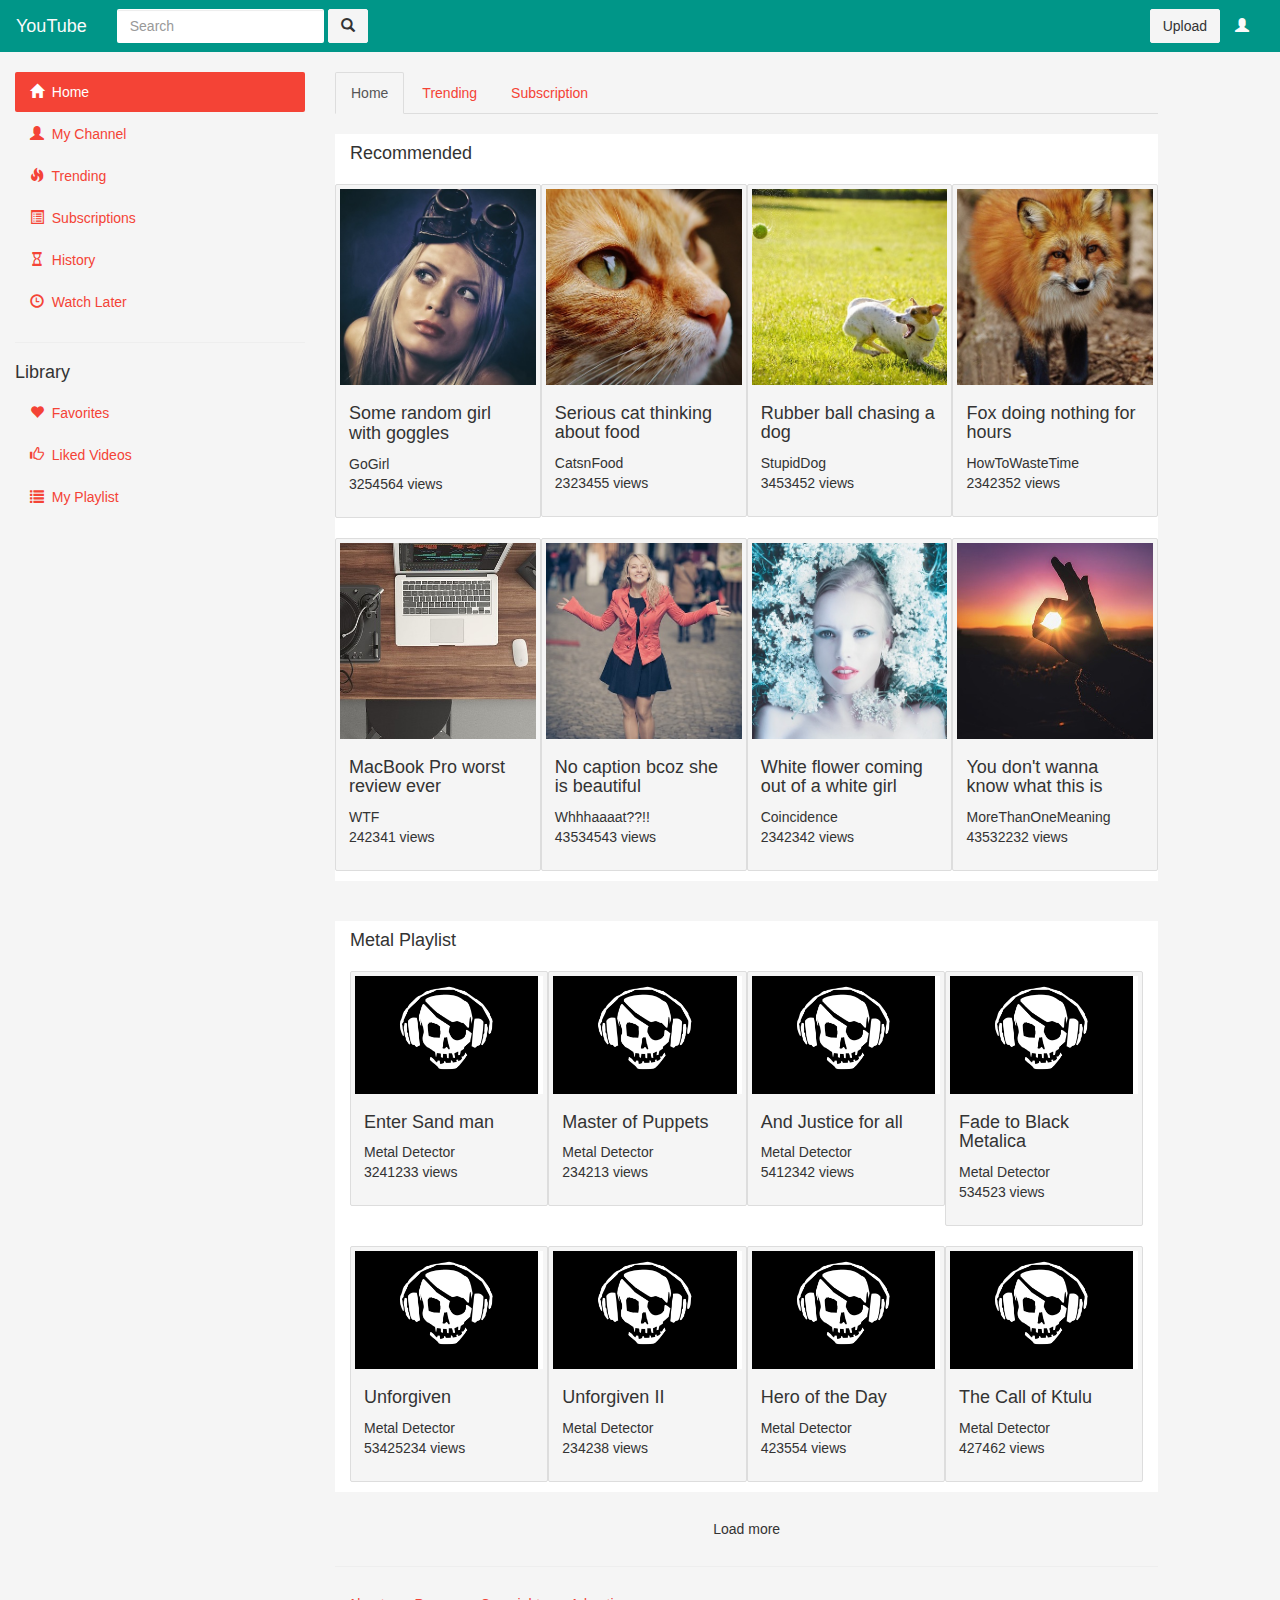
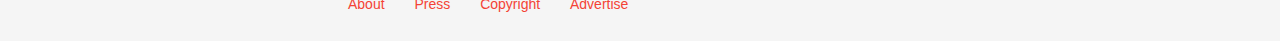
<file: youtube_bootstrap_copy/index.html>
<!DOCTYPE html>
<html lang="en">
<head>
	<!-- title -->
	<title>Youtube clone</title>

	<!-- meta tags -->
	<meta name="viewport" content="width=device-width, initial-scale=1">

	<!-- stylesheets -->
	<link rel="stylesheet" type="text/css" href="bootstrap/css/bootstrap.md.min.css">
	<link rel="stylesheet" type="text/css" href="bootstrap/css/shadows.css">
	<link rel="stylesheet" type="text/css" href="css/custom.css">

</head>
<body>

<!-- navigation bar -->
	<nav class="navbar navbar-default">
	  <div class="container-fluid">
	    <!-- Brand and toggle get grouped for better mobile display -->
	    <div class="navbar-header">
	      <button type="button" class="navbar-toggle collapsed" data-toggle="collapse" data-target="#bs-example-navbar-collapse-1" aria-expanded="false">
	        <span class="sr-only">Toggle navigation</span>
	        <span class="icon-bar"></span>
	        <span class="icon-bar"></span>
	        <span class="icon-bar"></span>
	      </button>
	      <a class="navbar-brand" href="#">
	      	YouTube
	      </a>
	    </div>

	    <!-- Collect the nav links, forms, and other content for toggling -->
	    <div class="collapse navbar-collapse" id="bs-example-navbar-collapse-1">
	     
	      <form class="navbar-form navbar-left" role="search">
	        <div class="form-group">
	          <input type="text" class="form-control" placeholder="Search">
	        </div>
	        <button type="submit" class="btn btn-default"><span class="glyphicon glyphicon-search"></span></button>
	      </form>
	      <ul class="nav navbar-nav navbar-right">
	        <li>
	        	<!-- Upload Button -->
				<button type="button" class="btn btn-default navbar-btn" data-toggle="modal" data-target="#myModal">
				  Upload
				</button>

				<!-- <span class="my-icon glyphicon glyphicon-facetime-video"></span> -->

				<!-- Modal -->
				<div class="modal fade" id="myModal" tabindex="-1" role="dialog" aria-labelledby="myModalLabel">
				  <div class="modal-dialog" role="document">
				    <div class="modal-content">
				      <div class="modal-header">
				        <button type="button" class="close" data-dismiss="modal" aria-label="Close"><span aria-hidden="true">&times;</span></button>
				        <h4 class="modal-title" id="myModalLabel">Upload Video</h4>
				      </div>
				      <div class="modal-body">
				        You can not upload a video because this is just a clone of YouTube which is not even connected to a database of any kind. Please close this model and resize your browser to see the responsiveness Bootstrap gives us. Peace!
				      </div>
				      <div class="modal-footer">
				        <button type="button" class="btn btn-default" data-dismiss="modal">Close</button>
				        <button type="button" class="btn btn-primary">Upload</button>
				      </div>
				    </div>
				  </div>
				</div>
	        </li>
	        <li class="dropdown">
	          <a href="#" class="dropdown-toggle" data-toggle="dropdown" role="button" aria-haspopup="true" aria-expanded="false"><span class="glyphicon glyphicon-user"></span></a>
	          <ul class="dropdown-menu">
	            <li><a href="#">Log in</a></li>
	            <li><a href="#">Sign up</a></li>
	            <!-- <li><a href="#">Something else here</a></li>
	            <li role="separator" class="divider"></li>
	            <li><a href="#">Separated link</a></li> -->
	          </ul>
	        </li>
	      </ul>
	    </div><!-- /.navbar-collapse -->
	  </div><!-- /.container-fluid -->
	</nav>

	<!-- side menu -->
	<div class="container-fluid">
		<div class="row">
			
			<!-- side nav bar -->
			<div class="col-md-3 col-sm-3 hidden-xs">
				<ul class="nav nav-pills nav-stacked">
				  <li role="presentation" class="active"><a href="#"><span class="glyphicon glyphicon-home"></span> &nbsp;Home</a></li>
				  <li role="presentation"><a href="#"><span class="glyphicon glyphicon-user"></span>&nbsp; My Channel</a></li>
				  <li role="presentation"><a href="#"><span class="glyphicon glyphicon-fire"></span>&nbsp; Trending</a></li>
				  <li role="presentation"><a href="#"><span class="glyphicon glyphicon-list-alt"></span>&nbsp; Subscriptions</a></li>
				  <li role="presentation"><a href="#"><span class="glyphicon glyphicon-hourglass"></span>&nbsp; History</a></li>
				  <li role="presentation"><a href="#"><span class="glyphicon glyphicon-time"></span>&nbsp; Watch Later</a></li>
				  <hr>
				  <h4>Library</h4>
				  <li role="presentation"><a href="#"><span class="glyphicon glyphicon-heart"></span>&nbsp; Favorites</a></li>
				  <li role="presentation"><a href="#"><span class="glyphicon glyphicon-thumbs-up"></span>&nbsp; Liked Videos</a></li>
				  <li role="presentation"><a href="#"><span class="glyphicon glyphicon-list"></span>&nbsp; My Playlist</a></li>
				</ul>
			</div>

			<!-- tabs -->
			<div class="col-md-8 col-sm-8">

			  <!-- Nav tabs -->
			  <ul class="nav nav-tabs" role="tablist">
			    <li role="presentation" class="active"><a href="#home" aria-controls="home" role="tab" data-toggle="tab">Home</a></li>
			    <li role="presentation"><a href="#trending" aria-controls="trending" role="tab" data-toggle="tab">Trending</a></li>
			    <li role="presentation"><a href="#subscription" aria-controls="subscription" role="tab" data-toggle="tab">Subscription</a></li>
			  </ul>

			  <!-- Tab panes -->
			  <div class="tab-content">

			  <!-- Home -->
			    <div role="tabpanel" class="tab-pane active" id="home">
			    	<div class="col-xs-12 category">
			    		<h4>Recommended</h4>
			    		
			    		<div class="row">
			    			<a href="#">
					    		<div class="videos col-xs-12 col-sm-12 col-md-3 col-lg-3 thumbnail">
					    			<img src="images/1.jpg">
					    			<div class="caption">
					    				<h4>Some random girl with goggles</h4>
					    				<p>GoGirl<br>3254564 views</p>
					    				
					    			</div>
					    		</div>
							</a>
							<a href="#">
					    		<div class="videos col-xs-12 col-sm-12 col-md-3 col-lg-3 thumbnail">
					    			<img src="images/2.jpg">
					    			<div class="caption">
					    				<h4>Serious cat thinking about food</h4>
					    				<p>CatsnFood<br>2323455 views</p>
					    				
					    			</div>
					    		</div>
							</a>
							<a href="#">
					    		<div class="videos col-xs-12 col-sm-12 col-md-3 col-lg-3 thumbnail">
					    			<img src="images/3.jpg">
					    			<div class="caption">
					    				<h4>Rubber ball chasing a dog</h4>
					    				<p>StupidDog<br>3453452 views</p>
					    				
					    			</div>
					    		</div>
							</a>
							<a href="#">
					    		<div class="videos col-xs-12 col-sm-12 col-md-3 col-lg-3 thumbnail">
					    			<img src="images/9.jpg">
					    			<div class="caption">
					    				<h4>Fox doing nothing for hours</h4>
					    				<p>HowToWasteTime<br>2342352 views</p>
					    				
					    			</div>
					    		</div>
							</a>
			    		</div>

						<div class="row">
							<a href="#">
					    		<div class="videos col-xs-12 col-sm-12 col-md-3 col-lg-3 thumbnail">
					    			<img src="images/5.jpg">
					    			<div class="caption">
					    				<h4>MacBook Pro worst review ever </h4>
					    				<p>WTF<br>242341 views</p>
					    				
					    			</div>
					    		</div>
							</a>
							<a href="#">
					    		<div class="videos col-xs-12 col-sm-12 col-md-3 col-lg-3 thumbnail">
					    			<img src="images/6.jpg">
					    			<div class="caption">
					    				<h4>No caption bcoz she is beautiful</h4>
					    				<p>Whhhaaaat??!!<br>43534543 views</p>
					    				
					    			</div>
					    		</div>
							</a>
							<a href="#">
					    		<div class="videos col-xs-12 col-sm-12 col-md-3 col-lg-3 thumbnail">
					    			<img src="images/7.jpg">
					    			<div class="caption">
					    				<h4>White flower coming out of a white girl</h4>
					    				<p>Coincidence<br>2342342 views</p>
					    				
					    			</div>
					    		</div>
							</a>
							<a href="#">
					    		<div class="videos col-xs-12 col-sm-12 col-md-3 col-lg-3 thumbnail">
					    			<img src="images/8.jpg">
					    			<div class="caption">
					    				<h4>You don't wanna know what this is</h4>
					    				<p>MoreThanOneMeaning<br>43532232 views</p>
					    				
					    			</div>
					    		</div>
							</a>
							<!-- <a href="#" class="visible-md">
					    		<div class="videos col-xs-12 col-sm-6 col-md-3 col-lg-3 thumbnail">
					    			<img src="images/9.jpg">
					    			<div class="caption">
					    				<h4>Five people who have used infinty ...</h4>
					    				<p>TheMarvelExpert<br>2345678 views</p>
					    				
					    			</div>
					    		</div>
							</a> -->
						</div>

			    	</div>

			    	<!-- comics -->
			    	<div class="col-xs-12 category">
			    		<h4>Metal Playlist</h4>
			    		<a href="#">
				    		<div class="videos col-xs-12 col-sm-6 col-md-4 col-lg-3 thumbnail">
				    			<img src="images/10711.jpg">
				    			<div class="caption">
				    				<h4>Enter Sand man</h4>
				    				<p>Metal Detector<br>3241233 views</p>
				    				
				    			</div>
				    		</div>
						</a>
						<a href="#">
				    		<div class="videos col-xs-12 col-sm-6 col-md-4 col-lg-3 thumbnail">
				    			<img src="images/10711.jpg">
				    			<div class="caption">
				    				<h4>Master of Puppets</h4>
				    				<p>Metal Detector<br>234213 views</p>
				    				
				    			</div>
				    		</div>
						</a>
						<a href="#">
				    		<div class="videos col-xs-12 col-sm-6 col-md-4 col-lg-3 thumbnail">
				    			<img src="images/10711.jpg">
				    			<div class="caption">
				    				<h4>And Justice for all</h4>
				    				<p>Metal Detector<br>5412342 views</p>
				    				
				    			</div>
				    		</div>
						</a>
						<a href="#">
				    		<div class="videos col-xs-12 col-sm-6 col-md-4 col-lg-3 thumbnail">
				    			<img src="images/10711.jpg">
				    			<div class="caption">
				    				<h4>Fade to Black Metalica</h4>
				    				<p>Metal Detector<br>534523 views</p>
				    				
				    			</div>
				    		</div>
						</a>
						<a href="#">
				    		<div class="videos col-xs-12 col-sm-6 col-md-4 col-lg-3 thumbnail">
				    			<img src="images/10711.jpg">
				    			<div class="caption">
				    				<h4>Unforgiven</h4>
				    				<p>Metal Detector<br>53425234 views</p>
				    				
				    			</div>
				    		</div>
						</a>
						<a href="#">
				    		<div class="videos col-xs-12 col-sm-6 col-md-4 col-lg-3 thumbnail">
				    			<img src="images/10711.jpg">
				    			<div class="caption">
				    				<h4>Unforgiven II</h4>
				    				<p>Metal Detector<br>234238 views</p>
				    				
				    			</div>
				    		</div>
						</a>
						<a href="#">
				    		<div class="videos col-xs-12 col-sm-6 col-md-4 col-lg-3 thumbnail">
				    			<img src="images/10711.jpg">
				    			<div class="caption">
				    				<h4>Hero of the Day</h4>
				    				<p>Metal Detector<br>423554 views</p>
				    				
				    			</div>
				    		</div>
						</a>
						<a href="#">
				    		<div class="videos col-xs-12 col-sm-6 col-md-4 col-lg-3 thumbnail">
				    			<img src="images/10711.jpg">
				    			<div class="caption">
				    				<h4>The Call of Ktulu</h4>
				    				<p>Metal Detector<br>427462 views</p>
				    				
				    			</div>
				    		</div>
						</a>
						<a href="#" class="visible-md">
				    		<div class="videos col-xs-12 col-sm-6 col-md-4 col-lg-3 thumbnail">
				    			<img src="images/10711.jpg">
				    			<div class="caption">
				    				<h4>Turn the page</h4>
				    				<p>Metal Detector<br>2343678 views</p>
				    				
				    			</div>
				    		</div>
						</a>
			    	</div>

			    	<!-- load more button -->
			    	<button type="button" id="myButton" data-loading-text="Loading..." class="btn btn-default center-block" autocomplete="off">
					  Load more
					</button>

			    </div>

			   <!-- Trending -->
				<div role="tabpanel" class="tab-pane" id="trending">
					<!-- trending videos -->
					<div class="container-fluid">
						<div class="row">
							<div class="videos col-xs-3">
								<img src="images/4.jpg" class="img-responsive">
							</div>
							<div class="col-xs-8">
								<h3>Boxer woman punching a bag</h3>
								<p>343356 views</p>
								<p>Lorem ipsum dolor sit amet, consectetur adipisicing elit, sed do eiusmod
								tempor incididunt ut labore et dolore magna aliqua.</p>
							</div>
						</div>
						<hr>
						<div class="row">
							<div class="videos col-xs-3">
								<img src="images/7.jpg" class="img-responsive">
							</div>
							<div class="col-xs-8">
								<h3>Lying down on white flowers</h3>
								<p>728744 views</p>
								<p>Lorem ipsum dolor sit amet, consectetur adipisicing elit, sed do eiusmod
								tempor incididunt ut labore et dolore magna aliqua.</p>
							</div>
						</div>
						<hr>
						<div class="row">
							<div class="videos col-xs-3">
								<img src="images/3.jpg" class="img-responsive">
							</div>
							<div class="col-xs-8">
								<h3>A ball and a Dog</h3>
								<p>3556543 views</p>
								<p>Lorem ipsum dolor sit amet, consectetur adipisicing elit, sed do eiusmod
								tempor incididunt ut labore et dolore magna aliqua.</p>
							</div>
						</div>
						<hr>
						<div class="row">
							<div class="videos col-xs-3">
								<img src="images/1.jpg" class="img-responsive">
							</div>
							<div class="col-xs-8">
								<h3>Solution for confusion</h3>
								<p>8398583 views</p>
								<p>Lorem ipsum dolor sit amet, consectetur adipisicing elit, sed do eiusmod
								tempor incididunt ut labore et dolore magna aliqua.</p>
							</div>
						</div>
						<hr>
						<div class="row">
							<div class="videos col-xs-3">
								<img src="images/6.jpg" class="img-responsive">
							</div>
							<div class="col-xs-8">
								<h3>Don't know what to do?</h3>
								<p>8328216 views</p>
								<p>Lorem ipsum dolor sit amet, consectetur adipisicing elit, sed do eiusmod
								tempor incididunt ut labore et dolore magna aliqua.</p>
							</div>
						</div>
						<hr>
						<div class="row">
							<div class="videos col-xs-3">
								<img src="images/9.jpg" class="img-responsive">
							</div>
							<div class="col-xs-8">
								<h3>Somebody give this fox a sandwitch</h3>
								<p>654264 views</p>
								<p>Lorem ipsum dolor sit amet, consectetur adipisicing elit, sed do eiusmod
								tempor incididunt ut labore et dolore magna aliqua.</p>
							</div>
						</div>
						<hr>
						<div class="row">
							<div class="videos col-xs-3">
								<img src="images/7.jpg" class="img-responsive">
							</div>
							<div class="col-xs-8">
								<h3>What? Again?</h3>
								<p>2564322 views</p>
								<p>Lorem ipsum dolor sit amet, consectetur adipisicing elit, sed do eiusmod
								tempor incididunt ut labore et dolore magna aliqua.</p>
							</div>
						</div>
						<hr>
						<div class="row">
							<div class="videos col-xs-3">
								<img src="images/5.jpg" class="img-responsive">
							</div>
							<div class="col-xs-8">
								<h3>Sombody's MacBook</h3>
								<p>346232 views</p>
								<p>Lorem ipsum dolor sit amet, consectetur adipisicing elit, sed do eiusmod
								tempor incididunt ut labore et dolore magna aliqua.</p>
							</div>
						</div>
						<hr>
					</div>
				</div>
			    
			    <!-- Subscription -->
			    <div role="tabpanel" class="tab-pane" id="subscription">
			    	<div class="container">
			    		<div class="row">
			    			<div class="col-xs-2 videos">
			    				<img src="images/1.jpg" class="img-circle img-responsive">
			    			</div>
			    			<div class="col-xs-7">
			    				<h2 class="subs-name">Lorem ipsum dolor sit amet</h2>
			    			</div>
			    		</div>
			    		<hr>
			    		<div class="row">
			    			<div class="col-xs-2">
			    				<img src="images/4.jpg" class="img-circle img-responsive">
			    			</div>
			    			<div class="col-xs-7">
			    				<h2 class="subs-name">Lorem ipsum dolor sit amet</h2>
			    			</div>
			    		</div>
			    		<hr>
			    		<div class="row">
			    			<div class="col-xs-2">
			    				<img src="images/6.jpg" class="img-circle img-responsive">
			    			</div>
			    			<div class="col-xs-7">
			    				<h2 class="subs-name">Lorem ipsum dolor sit amet</h2>
			    			</div>
			    		</div>
			    		<hr>
			    		<div class="row">
			    			<div class="col-xs-2">
			    				<img src="images/4.jpg" class="img-circle img-responsive">
			    			</div>
			    			<div class="col-xs-7">
			    				<h2 class="subs-name">Lorem ipsum dolor sit amet</h2>
			    			</div>
			    		</div>
			    		<hr>
			    		<div class="row">
			    			<div class="col-xs-2">
			    				<img src="images/7.jpg" class="img-circle img-responsive">
			    			</div>
			    			<div class="col-xs-7">
			    				<h2 class="subs-name">Lorem ipsum dolor sit amet</h2>
			    			</div>
			    		</div>
			    		<hr>
			    	</div>
			    </div>

			  </div>

			<!-- footer -->
			<div class="footer">
				<hr>
				<button type="button" class="btn btn-link">About</button>
				<button type="button" class="btn btn-link">Press</button>
				<button type="button" class="btn btn-link">Copyright</button>
				<button type="button" class="btn btn-link">Advertise</button>
			</div>

			</div> <!-- tabs end -->


		</div>
	</div>

	

<!-- javascripts -->
	<script type="text/javascript" src="bootstrap/js/jquery.min.js"></script>
	<script type="text/javascript" src="bootstrap/js/bootstrap.min.js"></script>
</body>
</html>
</file>
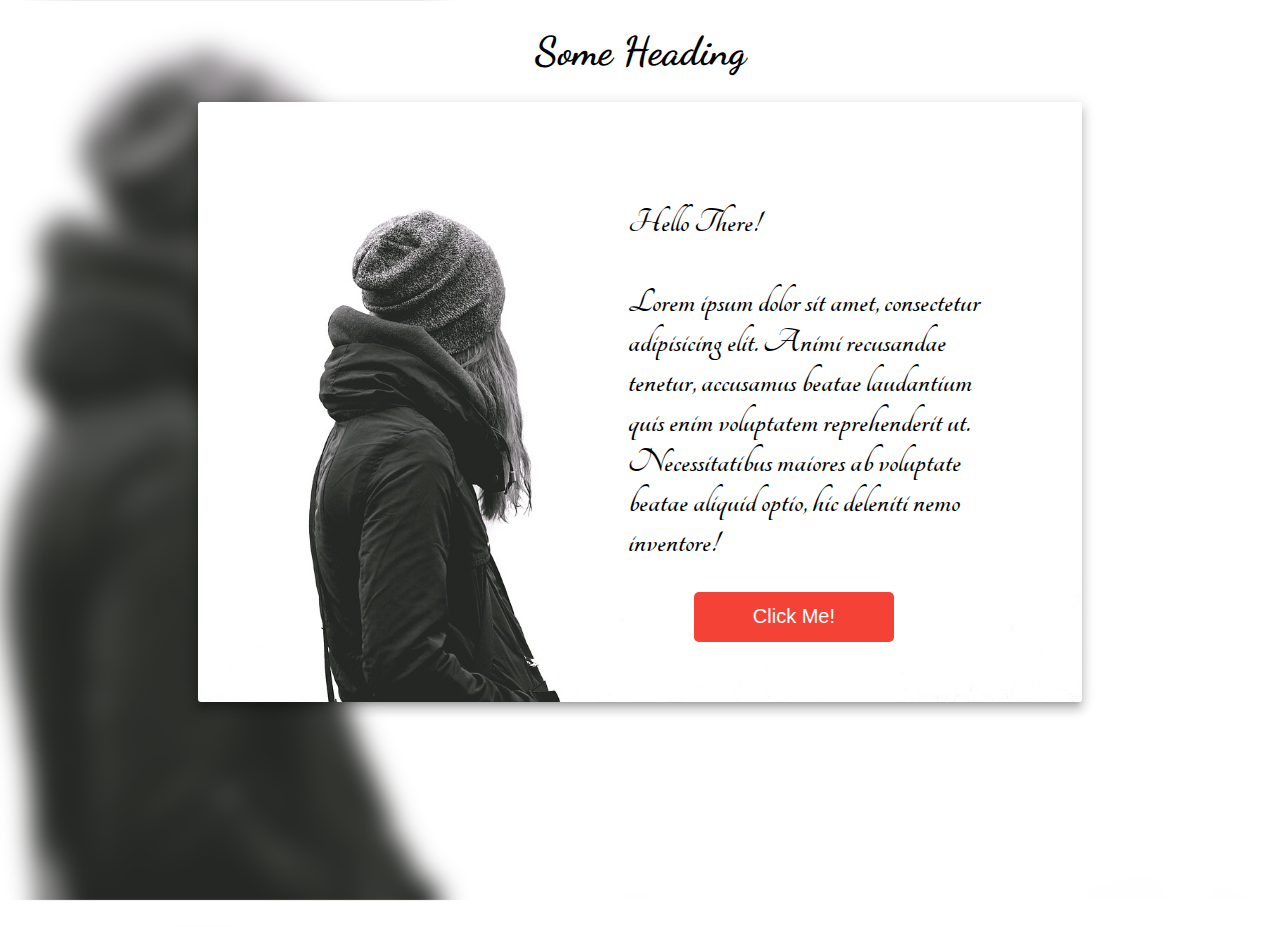
<file: blog/simpleWebPage/index.html>
<!DOCTYPE html>
<html>
<head>
	<title>A simple HTML page</title>
	<link href="https://fonts.googleapis.com/css?family=Tangerine" rel="stylesheet">
	<link href="https://fonts.googleapis.com/css?family=Dancing+Script" rel="stylesheet">
	<style>
		html,body{
			height: 100%;
		}
		body{
			background: url('images/bg_blur.png') center / cover;
			overflow: hidden;
		}
		h1{
			text-align: center;
			font-family: 'Dancing Script', cursive;
			font-size: 40px;
		}
		.bg{
			background : url('images/bg.jpg') center / cover;
			height:600px;
			width: 70%;
			margin:0 auto;
			border-radius: 3px;
		}
		.bg h2{
			width:40%;
			float: right;
			margin:50px;
			padding:50px;
			font-size: 36px;
			font-family: 'Tangerine', cursive;
		}
		.bg h2 button{
			float: right;
			background-color: #F44336;
			color: white;
			border:none;
			margin:30px 25%;
			height: 50px;
			width: 200px;
			border-radius: 5px;
			font-size: 20px;
		}
		.shadow{
			box-shadow: 0 8px 10px 1px rgba(0, 0, 0, 0.14), 0 3px 14px 2px rgba(0, 0, 0, 0.12), 0 5px 5px -3px rgba(0, 0, 0, 0.2); 
		}
	</style>
</head>
<body>
	<h1>Some Heading</h1>
	<div class="bg shadow">
		<h2>Hello There! <br> <br>Lorem ipsum dolor sit amet, consectetur adipisicing elit. Animi recusandae tenetur, accusamus 		beatae laudantium quis enim voluptatem reprehenderit ut. Necessitatibus maiores ab voluptate beatae aliquid optio, hic 		deleniti nemo inventore!
			<button>Click Me!</button>
		</h2>		
	</div>
</body>
</html>
</file>
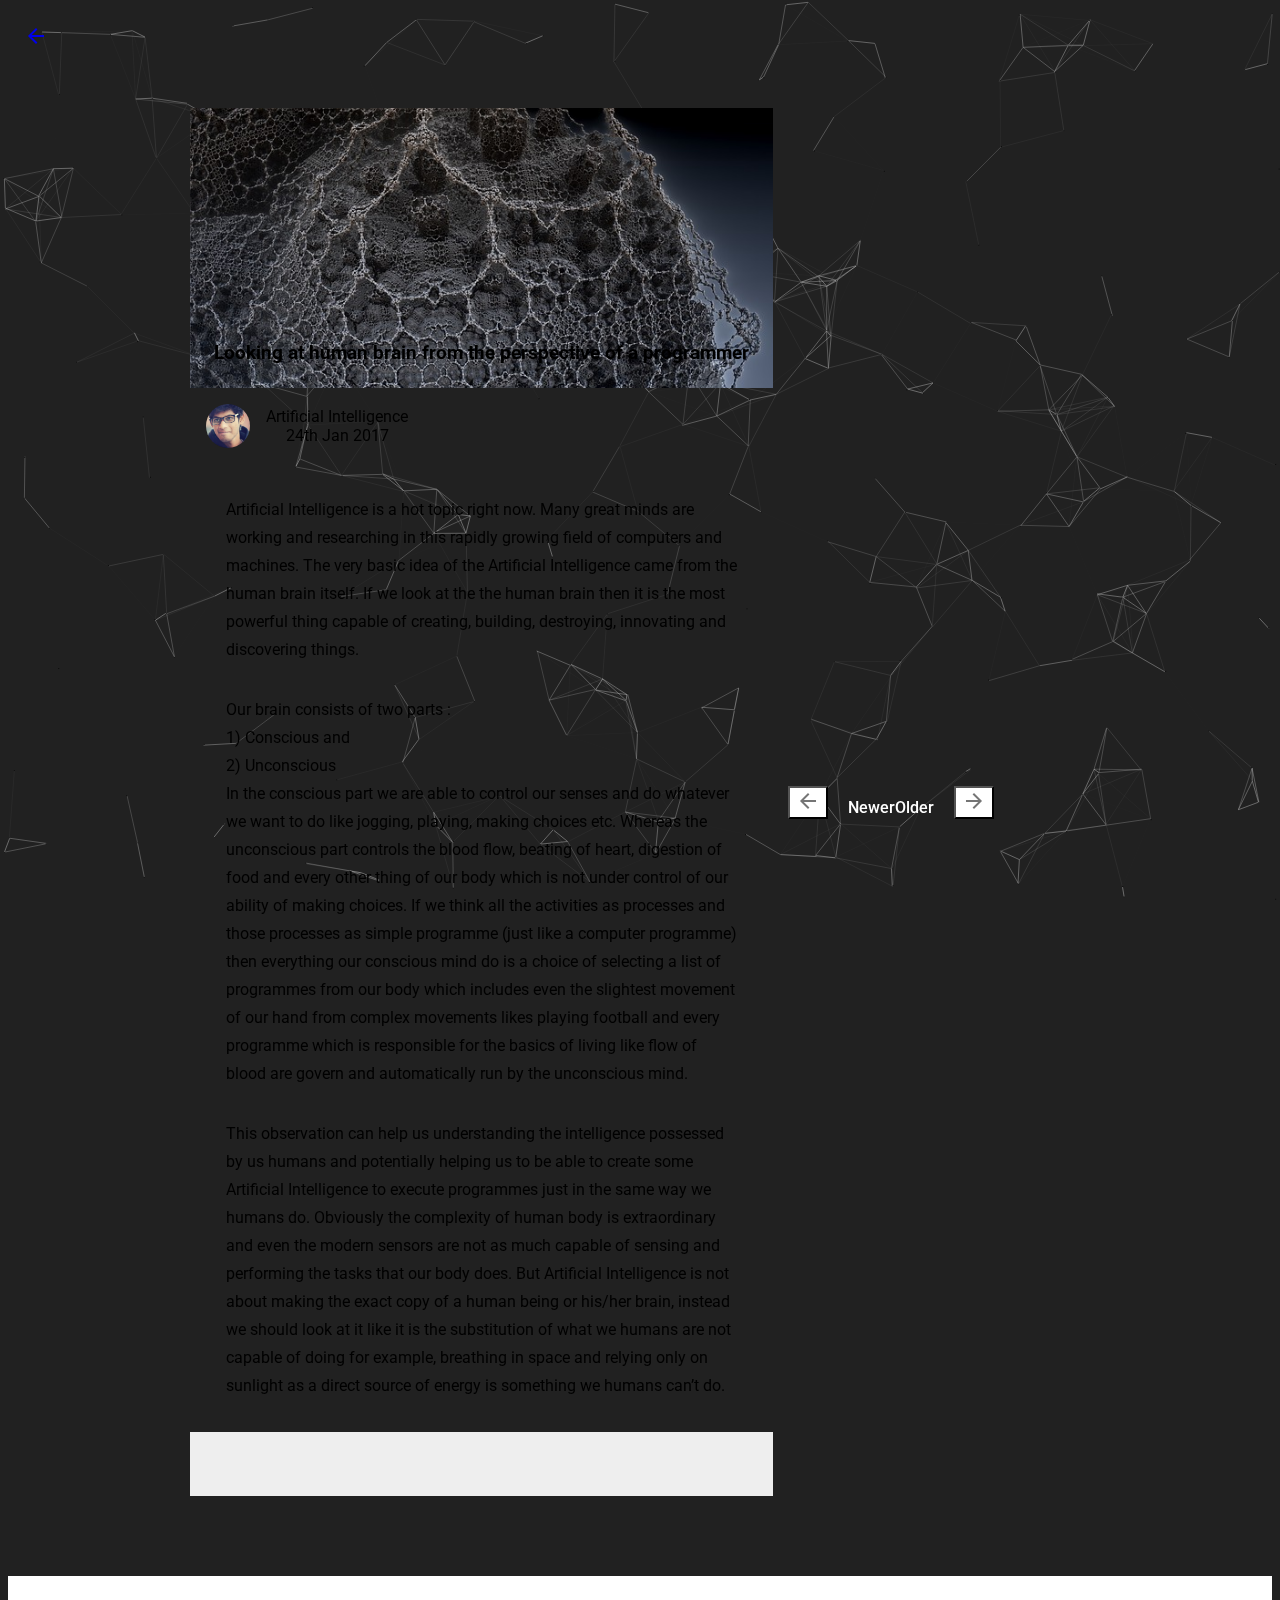
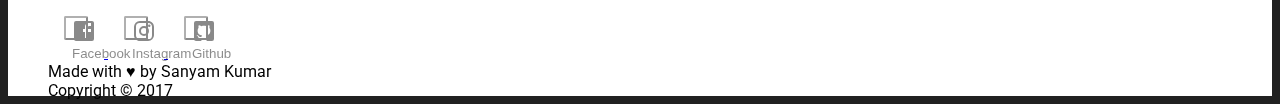
<file: blog/post01.html>
<!doctype html>
<html lang="en">
  <head>
    <meta charset="utf-8">
    <meta http-equiv="X-UA-Compatible" content="IE=edge">
    <meta name="description" content="Sanyam Kumar blog">
    <meta name="viewport" content="width=device-width, initial-scale=1.0, minimum-scale=1.0">
    <title>Blog</title>

    <!-- to change color of notification bar -->
      <!-- Chrome, Firefox OS and Opera -->
    <meta name="theme-color" content="#212121">
    <!-- Windows Phone -->
    <meta name="msapplication-navbutton-color" content="#212121">
    <!-- iOS Safari -->
    <meta name="apple-mobile-web-app-status-bar-style" content="#212121">

    <!-- Add to homescreen for Chrome on Android -->
    <meta name="mobile-web-app-capable" content="yes">
    <link rel="icon" sizes="192x192" href="images/me.png">

    <!-- Add to homescreen for Safari on iOS -->
    <meta name="apple-mobile-web-app-capable" content="yes">
    <meta name="apple-mobile-web-app-status-bar-style" content="black">
    <meta name="apple-mobile-web-app-title" content="Blog">
    <link rel="apple-touch-icon-precomposed" href="images/me.png">

    <!-- Tile icon for Win8 (144x144 + tile color) -->
    <meta name="msapplication-TileImage" content="images/me.png">
    <meta name="msapplication-TileColor" content="#3372DF">

    <link rel="shortcut icon" href="images/me.png">

    <link rel="stylesheet" href="https://fonts.googleapis.com/css?family=Roboto:regular,bold,italic,thin,light,bolditalic,black,medium&amp;lang=en">
    <link rel="stylesheet" href="https://fonts.googleapis.com/icon?family=Material+Icons">
    <link rel="stylesheet" href="https://code.getmdl.io/1.3.0/material.green-red.min.css" /> 
    <link rel="stylesheet" href="css/styles.css">
    <style>
    body{
      background-color: #212121;
    }
    #view-source {
      position: fixed;
      display: block;
      right: 0;
      bottom: 0;
      margin-right: 40px;
      margin-bottom: 40px;
      z-index: 900;
    }
    </style>

  </head>
  <body onload="loadFile()">

    <!-- facebook plugin -->
    <div id="fb-root"></div>
    <script>(function(d, s, id) {
      var js, fjs = d.getElementsByTagName(s)[0];
      if (d.getElementById(id)) return;
      js = d.createElement(s); js.id = id;
      js.src = "//connect.facebook.net/en_US/sdk.js#xfbml=1&version=v2.8";
      fjs.parentNode.insertBefore(js, fjs);
    }(document, 'script', 'facebook-jssdk'));</script>
    <!-- ends facebook plugin -->

    <div class="demo-blog demo-blog--blogpost mdl-layout mdl-js-layout has-drawer is-upgraded">
      <main class="mdl-layout__content">
        <div class="demo-back">
          <a class="mdl-button mdl-js-button mdl-js-ripple-effect mdl-button--icon" href="index.html" title="go back" role="button">
            <i class="material-icons" role="presentation">arrow_back</i>
          </a>
        </div>
        <div class="demo-blog__posts mdl-grid">
          <div class="mdl-card mdl-shadow--4dp mdl-cell mdl-cell--12-col">
            <div class="mdl-card__media mdl-color-text--grey-50">
              <h3>Looking at human brain from the perspective of a programmer</h3>
            </div>
            <div class="mdl-color-text--grey-700 mdl-card__supporting-text meta">
              <div class="minilogo"></div>
              <div>
                <strong>Artificial Intelligence</strong>
                <span>24th Jan 2017</span>
              </div>
              <div class="section-spacer"></div>
              <div class="meta__favorites">
              <!-- facebook like and share button -->
                <div class="fb-like" data-href="http://snym07.github.io/blog/post01.html" data-layout="button_count" data-action="like" data-size="large" data-show-faces="true" data-share="true"></div>
              </div>
              
            </div>
            <div class="mdl-color-text--grey-700 mdl-card__supporting-text">
              <p>
                Artificial Intelligence is a hot topic right now. Many great minds are working and researching in this rapidly growing field of computers and machines. The very basic idea of the Artificial Intelligence came from the human brain itself. If we look at the the human brain then it is the most powerful thing capable of creating, building, destroying, innovating and discovering things.
              </p>
              <p>
                Our brain consists of two parts : <br>
                1) Conscious and <br>
                2) Unconscious <br>
                In the conscious part we are able to control our senses and do whatever we want to do like jogging, playing, making choices etc. Whereas the unconscious part controls the blood flow, beating of heart, digestion of food and every other thing of our body which is not under control of our ability of making choices. If we think all the activities as processes and those processes as simple programme (just like a computer programme) then everything our conscious mind do is a choice of selecting a list of programmes from our body which includes even the slightest movement of our hand from complex movements likes playing football and every programme which is responsible for the basics of living like flow of blood are govern and automatically run by the unconscious mind. 

              </p>
              <p>
                This observation can help us understanding the intelligence possessed by us humans and potentially helping us to be able to create some Artificial Intelligence to execute programmes just in the same way we humans do. Obviously the complexity of human body is extraordinary and even the modern sensors are not as much capable of sensing and performing the tasks that our body does. But Artificial Intelligence is not about making the exact copy of a human being or his/her brain, instead we should look at it like it is the substitution of what we humans are not capable of doing for example, breathing in space and relying only on sunlight as a direct source of energy is something we humans can’t do. 
              </p>
            </div>
            <div class="mdl-color-text--primary-contrast mdl-card__supporting-text comments">
              <!-- facebook comments section -->
              <div class="comment mdl-color-text--grey-700">
                <div class="fb-comments" data-href="http://snym07.github.io/blog/post01.html" data-width="100%" data-numposts="5"></div>
              </div>
            </div>
          </div>

          <nav class="demo-nav mdl-color-text--grey-50 mdl-cell mdl-cell--12-col">
            <a href="index.html" class="demo-nav__button">
              <button class="mdl-button mdl-js-button mdl-js-ripple-effect mdl-button--icon mdl-color--white mdl-color-text--grey-900" role="presentation">
                <i class="material-icons">arrow_back</i>
              </button>
              Newer
            </a>
            <div class="section-spacer"></div>
            <a href="index.html" class="demo-nav__button">
              Older
              <button class="mdl-button mdl-js-button mdl-js-ripple-effect mdl-button--icon mdl-color--white mdl-color-text--grey-900" role="presentation">
                <i class="material-icons">arrow_forward</i>
              </button>
            </a>
          </nav>
        </div>
        
        <!-- Footer -->
        <footer class="mdl-mini-footer">
          <div class="mdl-mini-footer--left-section">
          <!-- Facebook link -->
          <a href="https://www.facebook.com/XsanyamX">
            <button class="mdl-mini-footer--social-btn social-btn">
              <svg style="width:24px;height:24px" viewBox="0 0 24 24">
                  <path fill="#000000" d="M19,4V7H17A1,1 0 0,0 16,8V10H19V13H16V20H13V13H11V10H13V7.5C13,5.56 14.57,4 16.5,4M20,2H4A2,2 0 0,0 2,4V20A2,2 0 0,0 4,22H20A2,2 0 0,0 22,20V4C22,2.89 21.1,2 20,2Z" />
              </svg>
              <span class="visuallyhidden">Facebook</span>
            </button>
          </a>
          
          <!-- Instagram Link -->
          <a href="https://www.instagram.com/snym07/">
            <button class="mdl-mini-footer--social-btn social-btn">
              <svg style="width:24px;height:24px" viewBox="0 0 24 24">
                  <path fill="#000000" d="M7.8,2H16.2C19.4,2 22,4.6 22,7.8V16.2A5.8,5.8 0 0,1 16.2,22H7.8C4.6,22 2,19.4 2,16.2V7.8A5.8,5.8 0 0,1 7.8,2M7.6,4A3.6,3.6 0 0,0 4,7.6V16.4C4,18.39 5.61,20 7.6,20H16.4A3.6,3.6 0 0,0 20,16.4V7.6C20,5.61 18.39,4 16.4,4H7.6M17.25,5.5A1.25,1.25 0 0,1 18.5,6.75A1.25,1.25 0 0,1 17.25,8A1.25,1.25 0 0,1 16,6.75A1.25,1.25 0 0,1 17.25,5.5M12,7A5,5 0 0,1 17,12A5,5 0 0,1 12,17A5,5 0 0,1 7,12A5,5 0 0,1 12,7M12,9A3,3 0 0,0 9,12A3,3 0 0,0 12,15A3,3 0 0,0 15,12A3,3 0 0,0 12,9Z" />
              </svg>
              <span class="visuallyhidden">Instagram</span>
            </button>
          </a>

          <!-- Github Profile Link -->
          <a href="https://github.com/snym07">
            <button class="mdl-mini-footer--social-btn social-btn">
              <svg style="width:24px;height:24px" viewBox="0 0 24 24">
                  <path fill="#000000" d="M4,2H20A2,2 0 0,1 22,4V20A2,2 0 0,1 20,22H14.85C14.5,21.92 14.5,21.24 14.5,21V18.26C14.5,17.33 14.17,16.72 13.81,16.41C16.04,16.16 18.38,15.32 18.38,11.5C18.38,10.39 18,9.5 17.35,8.79C17.45,8.54 17.8,7.5 17.25,6.15C17.25,6.15 16.41,5.88 14.5,7.17C13.71,6.95 12.85,6.84 12,6.84C11.15,6.84 10.29,6.95 9.5,7.17C7.59,5.88 6.75,6.15 6.75,6.15C6.2,7.5 6.55,8.54 6.65,8.79C6,9.5 5.62,10.39 5.62,11.5C5.62,15.31 7.95,16.17 10.17,16.42C9.89,16.67 9.63,17.11 9.54,17.76C8.97,18 7.5,18.45 6.63,16.93C6.63,16.93 6.1,15.97 5.1,15.9C5.1,15.9 4.12,15.88 5,16.5C5,16.5 5.68,16.81 6.14,17.97C6.14,17.97 6.73,19.91 9.5,19.31V21C9.5,21.24 9.5,21.92 9.14,22H4A2,2 0 0,1 2,20V4A2,2 0 0,1 4,2Z" />
              </svg>
              <span class="visuallyhidden">Github</span>
            </button>
          </a>
          </div>
          <div class="mdl-mini-footer--right-section">
            Made with &hearts; by Sanyam Kumar<br>Copyright &copy; 2017
          </div>
        </footer>
        <!-- ends Footer -->
      </main>
      <div class="mdl-layout__obfuscator"></div>
    </div>
    
    <script src="https://code.getmdl.io/1.3.0/material.min.js"></script>
   
  </body>

  <div id="canvas-bg"></div>
  <script type="text/javascript">
    function loadFile(){
      var myFile = document.createElement("script");
      myFile.type = "text/javascript";
      myFile.src = "js/canvas-nest.min.js";
      //myFile.setAttribute("src", "js/canvas-nest.min.js");
      if(screen.width >= 768)
        document.getElementById("canvas-bg").appendChild(myFile);
    };
  </script>

</html>
</file>
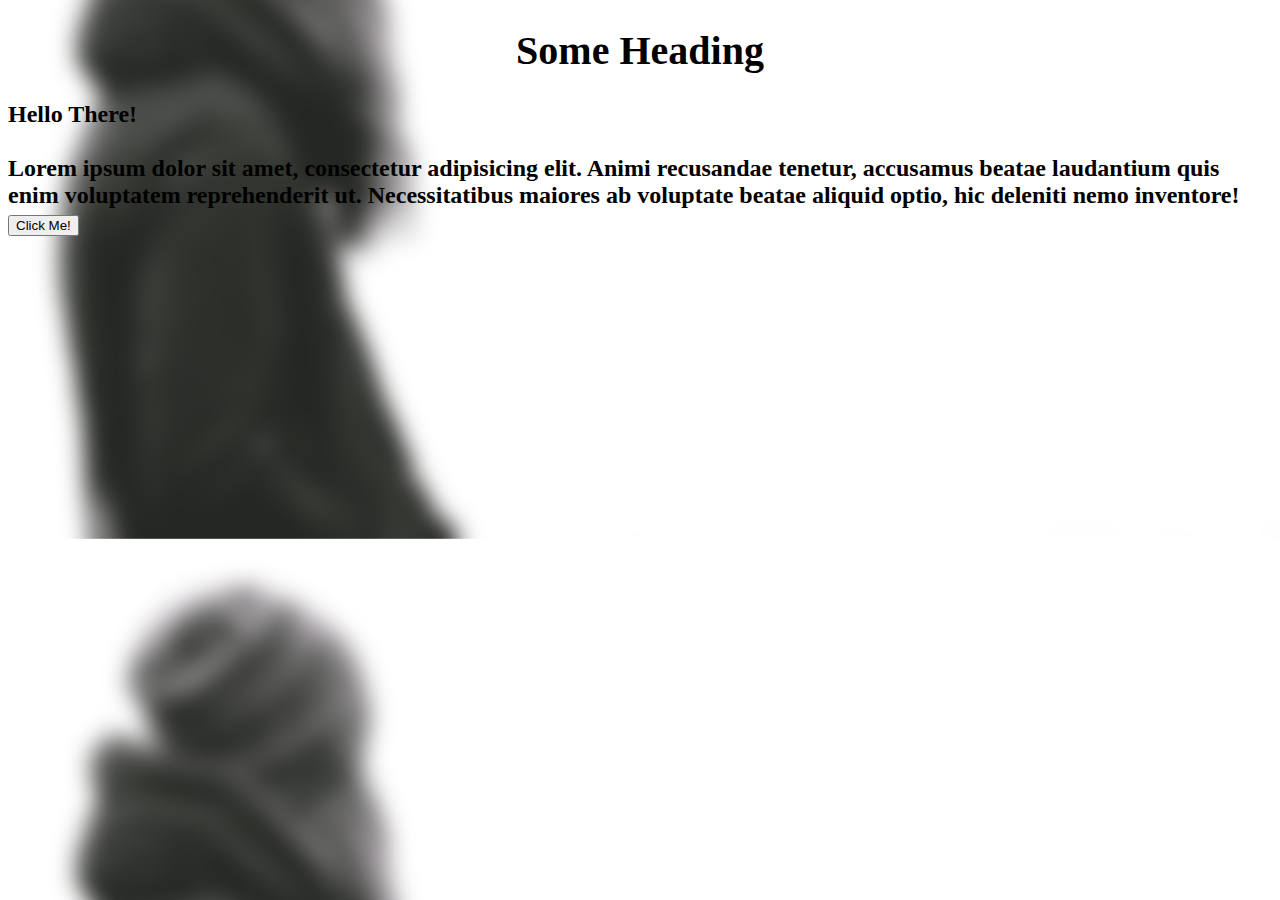
<file: blog/simpleWebPage/temp.html>
<!DOCTYPE html>
<html>
<head>
	<title>A simple HTML page</title>
	<style>
		body{
			background: url('images/bg_blur.png') center / cover;
			overflow: hidden;
		}
		h1{
			text-align: center;
			font-family: 'Dancing Script', cursive;
			font-size: 40px;
		}
		.bg{
			background : url('images/bg.jpg') center / cover;
			height:600px;
			width: 70%;
			margin:0 auto;
			border-radius: 3px;
		}
		.bg h2{
			width:40%;
			float: right;
			margin:50px;
			padding:50px;
			font-size: 36px;
			font-family: 'Tangerine', cursive;
		}			
	</style>
</head>
<body>
	<h1>Some Heading</h1>
	<div>
		<h2>Hello There! 
			<br> <br>
			Lorem ipsum dolor sit amet, consectetur adipisicing elit. 
			Animi recusandae tenetur, accusamus beatae laudantium quis 
			enim voluptatem reprehenderit ut. Necessitatibus maiores ab
			voluptate beatae aliquid optio, hic deleniti nemo inventore!
			<button>Click Me!</button>
		</h2>		
	</div>
</body>
</html>
</file>
<file: css/custom.css>
body{
	background: url('../images/blur_bg_min.jpg') center/cover;
	background-attachment: fixed;
}


/* ::::: Heading ::::: */

/* __ photo __ */
.photo{
	margin: 10px auto 0;
}

.my-photo{
	display: block;
	margin:  auto;
	background: center/cover;
	height: 100px;
	width: 100px;
	border-radius: 50%;
}

/* __ info __ */
.name{
	margin: 0px auto;
}

.info{
	display: block;
	width: 200px;
	margin: 0 auto;
}

/* ::::: projects ::::: */
.my-card{
	background-color: white;
	margin: 10px auto;

}

/* __ rows __ */
</file>
<file: facebook_clone/css/custom.css>
body{
	/*overflow-x: hidden;*/
}

.search-bar input{
	color: white;
}

/* :::::::::::::::: Left container of the page */
.left-page{
	margin-top: 64px;
	/*background-color: pink;*/
}

/* :::::::::::::::: middle container of new feeds */
.new-feeds{
	margin-top: 74px;
}

/* status update */
.status-update{
	background-color: red;
	padding: 20px;
}

/* story */
/* not used */
.story{
	padding: 10px 20px;
}

.styles-desktop{
	padding: 10px 10px;
}

.styles-mobile{
	padding: 5px 10px;
}

.like-comment-share{
	background-color: white;
	padding: 10px;
}

.like-comment-share a span{
	display: inline-block;
	margin-top: 0px;
	vertical-align: middle;
}

.like-comment-share a{
	color: #3F51B5;
	cursor: pointer;
	margin-right: 20px;
}

.like-comment-share a:hover{
	text-decoration: none;
}

.likes{
	background-color: #F5F5F5;
	padding: 10px;
}

.like-color{
	color: #3F51B5;
}

/* Comments */

.comments{
	background-color: #F5F5F5;
	padding: 20px;
}

.user-avatar{
	margin-right:10px;
}

.user-comment{
	width: 100%;
}

/* ::::::::::::::::::::: right container of the page */
.right-page{
	margin-top: 74px;
	position: fixed;
	right: 0px;
	padding:10px 20px 10px 10px;
}
</file>
<file: musejam/css/custom.css>
body{
	padding-top: 5em;
}

/* second navigation bar */

.sec-nav{
	background-color: white;
	position: fixed;
	/*margin: 50px auto;*/
	z-index: 100;
	margin-top: 70px;
	padding-left: 5%;

	
}


.sec-nav a{
	color: grey;
}

.my-shadow{
	box-shadow: 0 2px 2px 0 rgba(0, 0, 0, 0.01), 0 3px 1px -2px rgba(0, 0, 0, 0.1), 0 1px 5px 0 rgba(0, 0, 0, 0.1);
}

/* affix class */
.affix{
	
	right: 9%;
	top: 9%;
	
}

.tags{
	padding-top: 1em;
	padding-right: 6em;
	padding-bottom: 3em;
	border-bottom: 1px solid #BDBDBD;
}

.tags-heading{
	font-size: 1.2em;
	border-bottom: 1px solid #BDBDBD;
	padding: 10px 30px 5px;
	display: block;
}

.tags-val{
	padding: 10px;
	background-color: white;
	display: inline-block;
	margin: 5px;
}

.footer a{
	color: grey;
}

.footer .nav-pills li a{
	padding: 1em 0.5em;
}

.main-container{
	height: auto;
}

.item-container{
	background-color: white;
	padding: 10px;
	margin: 60px auto 20px;
}

.item-heading{
	color:grey;
	padding: 10px 10px 40px;
	margin-bottom: 10px;
	height: 35px;
	border-bottom: 1px solid #BDBDBD;
}

/*.item-elements div:hover{
	background-color: #E44C4F;
}*/


.artist-name{
	font-size: 1em;
	width: 100%;
}

.item-icons{
	padding: 5px;
}

.item-icons span{
	padding: 5px;
}

.item-elements{
	margin: 10px auto;
}

.item-elements div h4{
	margin: 0 auto;
	padding: 10px;
	background-color: white;

}

.item small{
	padding-bottom: 20px; 
}

.preview{
	position: absolute;
	top: 70px;
	left: 70px;
}

.item{
	overflow: hidden;
}

.item img{
	
}

.item img.effect:hover{
	
}

.see-more{
	color: grey;
	padding: 10px;
	border-top: 1px solid #BDBDBD;
}

.see-more:hover{
	color: black;
	text-decoration:none;
	border-top: 1px solid #BDBDBD;
}

.item-container2{
	background-color: white;
	margin: 0px auto;
	padding: 0 10px;
}

.item-container3{
	background-color: white;
	margin: 20px auto;
	padding: 10px;
}

/* overlay */

.effects .img {
  position: relative;
  margin-bottom: 5px;
  overflow: hidden;
}

.effects .img img {
  display: block;
  margin: 0;
  padding: 0;
  max-width: 100%;
  height: auto;
}

.overlay {
  display: block;
  position: absolute;
  z-index: 20;
  background: #E7614E;
  overflow: hidden;
  transition: all 0.5s;
}

.preview-btn{
	background-color: #E7614E;
	color: white;
	border-color: white;
}

.preview-btn:hover{
	background-color: white;
	color: #E7614E;
	border-color: #E7614E;
}

a.close-overlay {
  display: block;
  position: absolute;
  top: 0;
  right: 0;
  z-index: 100;
  width: 45px;
  height: 45px;
  font-size: 20px;
  font-weight: 700;
  color: #fff;
  line-height: 45px;
  text-align: center;
  background-color: #000;
  cursor: pointer;
}
a.close-overlay.hidden {
  display: none;
}

a.expand {
  display: block;
  position: absolute;
  z-index: 100;
  
}

a.expand-small {
  display: block;
  position: absolute;
  z-index: 100;
  
}

.my-effect .overlay {
  bottom: 0;
  left: 0;
  right: 0;
  width: 100%;
  height: 0;
}
.my-effect .overlay a.expand {
  left: 30%;
  right: 0;
  bottom: 60%;
  margin: 0 auto -18% auto;
}

.my-effect .overlay a.expand-small {
  left: 20%;
  right: 20%;
  bottom: 55%;
  margin: 0 auto -18% auto;

}


.my-effect .img.hover .overlay {
  height: 100%;
}

/* media queries */

/* Small devices (tablets, 768px and up) */
@media (min-width: @screen-sm-min) { 



}

/* Medium devices (desktops, 992px and up) */
@media (min-width: @screen-md-min) {



}

/* Large devices (large desktops, 1200px and up) */
@media (min-width: @screen-lg-min) {



}
</file>
<file: musejam/css/genericons.css>
@import url('genericons/genericons.css');

/*


	This file location is deprecated

	Please link to the genericons.css file in the font folder instead


*/
.bell-icon:before {
	content: '\f461';
	font: normal 16px/1 'Genericons';
	display: inline-block;
	-webkit-font-smoothing: antialiased;
	-moz-osx-font-smoothing: grayscale;
}

.search-icon:before {
	content: '\f400';
	font: normal 16px/1 'Genericons';
	display: inline-block;
	-webkit-font-smoothing: antialiased;
	-moz-osx-font-smoothing: grayscale;
}
</file>
<file: youtube_bootstrap_copy/bootstrap/css/shadows.css>
/* Shadows */
.shadow-2dp {
  box-shadow: 0 2px 2px 0 rgba(0, 0, 0, 0.14), 0 3px 1px -2px rgba(0, 0, 0, 0.2), 0 1px 5px 0 rgba(0, 0, 0, 0.12); }

.shadow-3dp {
  box-shadow: 0 3px 4px 0 rgba(0, 0, 0, 0.14), 0 3px 3px -2px rgba(0, 0, 0, 0.2), 0 1px 8px 0 rgba(0, 0, 0, 0.12); }

.shadow-4dp {
  box-shadow: 0 4px 5px 0 rgba(0, 0, 0, 0.14), 0 1px 10px 0 rgba(0, 0, 0, 0.12), 0 2px 4px -1px rgba(0, 0, 0, 0.2); }

.shadow-6dp {
  box-shadow: 0 6px 10px 0 rgba(0, 0, 0, 0.14), 0 1px 18px 0 rgba(0, 0, 0, 0.12), 0 3px 5px -1px rgba(0, 0, 0, 0.2); }

.shadow-8dp {
  box-shadow: 0 8px 10px 1px rgba(0, 0, 0, 0.14), 0 3px 14px 2px rgba(0, 0, 0, 0.12), 0 5px 5px -3px rgba(0, 0, 0, 0.2); }

.shadow-16dp {
  box-shadow: 0 16px 24px 2px rgba(0, 0, 0, 0.14), 0 6px 30px 5px rgba(0, 0, 0, 0.12), 0 8px 10px -5px rgba(0, 0, 0, 0.2); }
</file>
<file: youtube_bootstrap_copy/css/custom.css>
/* my icon */
.my-icon{

	color: white;
	margin: 10px;
}

/* category contaings tumbnails */
.category{
	margin: 20px auto;
	background-color: white;
}

/* thumbnail videos */
.videos{
	margin: 10px auto;
}

/* subscription */
.subs-name{
	margin: 2%;

}

/* footer */
.footer{
	margin: 20px auto;
}
</file>
<file: blog/css/styles.css>
body::before {
    background-size: cover;
    background-attachment: fixed;
    content: '';
    will-change: transform;
    z-index: -1;
    left: 0;
    right: 0;
    bottom: 0;
    top: 0;
    position: fixed;
}
/*
@media (max-width: 512px)  and (min-resolution: 1.5dppx),
       (max-width: 1024px) and (max-resolution: 1.5dppx) {
  body::before {
    background-image: url('images/bg_1024.jpg');
  }
}
@media (min-width: 513px)  and (max-width: 1024px) and (min-resolution: 1.5dppx),
       (min-width: 1025px) and (max-width: 2048px) and (max-resolution: 1.5dppx)  {
  body::before {
    background-image: url('images/bg_2048.jpg');
  }
}
@media (min-width: 1025px) and (min-resolution: 1.5dppx),
       (min-width: 2049px) and (max-resolution: 1.5dppx) {
  body::before {
    background-image: url('images/bg_2880.jpg');
  }
}
*/
body .demo-blog {
  font-family: 'Roboto', 'Helvetica', sans-serif;
}

.demo-blog .demo-blog__posts {
  max-width: 900px;
  padding: 0;
  display: -webkit-flex;
  display: -ms-flexbox;
  display: flex;
  width: 100%;
  margin: 0 auto;
  -webkit-flex-shrink: 0;
      -ms-flex-negative: 0;
          flex-shrink: 0;
}

.demo-blog.mdl-layout .mdl-layout__content {
  padding-top: 100px;
  position: relative;
  -webkit-overflow-scrolling: touch;
}
.demo-blog .mdl-card {
  display: -webkit-flex;
  display: -ms-flexbox;
  display: flex;
  -webkit-flex-direction: column;
      -ms-flex-direction: column;
          flex-direction: column;
  -webkit-align-items: stretch;
      -ms-flex-align: stretch;
          align-items: stretch;
  min-height: 360px;
}
.demo-blog .mdl-card__title {
  padding: 16px;
  -webkit-flex-grow: 1;
      -ms-flex-positive: 1;
          flex-grow: 1;
}
.demo-blog .mdl-card__media {
  box-sizing: border-box;
  background-size: cover;
  padding: 24px;
  display: -webkit-flex;
  display: -ms-flexbox;
  display: flex;
  -webkit-flex-grow: 1;
      -ms-flex-positive: 1;
          flex-grow: 1;
  -webkit-flex-direction: row;
      -ms-flex-direction: row;
          flex-direction: row;
  -webkit-align-items: flex-end;
      -ms-flex-align: end;
          align-items: flex-end;
  cursor: pointer;
}
.demo-blog .mdl-card__media a,
.demo-blog .mdl-card__title a {
  color: inherit;
}
.demo-blog .mdl-card__supporting-text {
  width: 100%;
  padding: 16px;
  min-height: 64px;
  display: -webkit-flex;
  display: -ms-flexbox;
  display: flex;
  -webkit-align-items: center;
      -ms-flex-align: center;
          align-items: center;
}
.demo-blog .mdl-card__supporting-text strong {
  font-weight: 400;
}
.demo-blog .mdl-card__media ~ .mdl-card__supporting-text {
  min-height: 64px;
}
.demo-blog .mdl-card__supporting-text:not(:last-child) {
  box-sizing: border-box;
  min-height: 76px;
}
.demo-blog:not(.demo-blog--blogpost) .mdl-card__supporting-text ~ .mdl-card__supporting-text {
  border-top: 1px solid rgba(0,0,0,0.1);
}

.demo-blog .mdl-card__actions:first-child {
  margin-left: 0;
}
.demo-blog .meta {
  box-sizing: border-box;
  padding: 16px;
  display: -webkit-flex;
  display: -ms-flexbox;
  display: flex;
  -webkit-flex-direction: row;
      -ms-flex-direction: row;
          flex-direction: row;
  -webkit-align-items: center;
      -ms-flex-align: center;
          align-items: center;
  -webkit-justify-content: flex-start;
      -ms-flex-pack: start;
          justify-content: flex-start;
  height: auto;
}
.demo-blog .meta > .meta__favorites{
  -webkit-flex-direction: row;
      -ms-flex-direction: row;
          flex-direction: row;
  margin: 0 8px;
  font-size: 13px;
  font-weight: 500;
}
.demo-blog .meta > .meta__favorites .material-icons {
  font-size: 2em;
  cursor: pointer;
  margin-left: 12px;
}
.demo-blog .mdl-card .meta.meta--fill {
  -webkit-justify-content: space-between;
      -ms-flex-pack: justify;
          justify-content: space-between;
}
.demo-blog .meta > *:first-child {
  margin-right: 16px;
}
.demo-blog .meta > * {
  display: -webkit-flex;
  display: -ms-flexbox;
  display: flex;
  -webkit-flex-direction: column;
      -ms-flex-direction: column;
          flex-direction: column;
}

/* first blog post pic */
.demo-blog.is-small-screen .demo-blog__posts > .mdl-card.brain-pic {
  -webkit-order: 0;
      -ms-flex-order: 0;
          order: 0;
}
.demo-blog.is-small-screen .demo-blog__posts > .mdl-card.something-else {
  -webkit-order: -1;
      -ms-flex-order: -1;
          order: -1;
}
.demo-blog .brain-pic .mdl-card__media {
  background-image: url('../images/brain.jpg');
}
.demo-blog .something-else .mdl-card__media {
  display: -webkit-flex;
  display: -ms-flexbox;
  display: flex;
  -webkit-flex-direction: column;
      -ms-flex-direction: column;
          flex-direction: column;
  -webkit-justify-content: center;
      -ms-flex-pack: center;
          justify-content: center;
  -webkit-align-items: center;
      -ms-flex-align: center;
          align-items: center;
}
.demo-blog .something-else > a > button {
  position: absolute;
  top: 0;
  right: 28px;
  -webkit-transform: translate(0px, -28px);
          transform: translate(0px, -28px);
}
.demo-blog .something-else .mdl-card__media {
  font-size: 13px;
  font-weight: 500;
  border-top-left-radius: 2px;
  border-top-right-radius: 2px;
}
.demo-blog .something-else .mdl-card__media img {
  width: 150px;
  height: 150px;
  border-radius: 50%;
  margin-bottom: 10px;
}
.demo-blog .something-else .mdl-card__supporting-text {
  background-color: #F5F5F5;
  border-bottom-left-radius: 2px;
  border-bottom-right-radius: 2px;
}
.demo-blog .on-the-road-again .mdl-card__media {
  background-image: url('images/road.jpg');
}
.demo-blog .shopping .mdl-card__media {
  background-image: url('images/shopping.jpg');
}
.demo-blog .demo-blog__posts > .demo-nav {
  margin: 12px 15px;
  display: -webkit-flex;
  display: -ms-flexbox;
  display: flex;
  -webkit-flex-direction: row;
      -ms-flex-direction: row;
          flex-direction: row;
  -webkit-justify-content: space-between;
      -ms-flex-pack: justify;
          justify-content: space-between;
  -webkit-align-items: center;
      -ms-flex-align: center;
          align-items: center;
  color: white;
  font-weight: 500;
}
.demo-blog .demo-blog__posts > .demo-nav > .demo-nav__button {
  color: white;
  text-decoration: none;
}
.demo-blog .demo-blog__posts > .demo-nav .mdl-button {
  color: rgba(0,0,0,0.54);
  background-color: white;
}
.demo-blog .demo-blog__posts > .demo-nav > .demo-nav__button:first-child .mdl-button {
  margin-right: 16px;
}
.demo-blog .demo-blog__posts > .demo-nav > .demo-nav__button:last-child .mdl-button {
  margin-left: 16px;
}
.demo-blog .mdl-card > a {
  color: inherit;
  text-decoration: none;
  font-weight: inherit;
}
.demo-blog .mdl-card h3 {
  margin: 0;
}
.demo-blog .mdl-card h3 a {
  text-decoration: none;
}
.demo-blog .mdl-card h3.quote:before, .demo-blog .mdl-card h3.quote:after {
  display: block;
  font-size: 3em;
  margin-top: 0.5em;
}
.demo-blog .mdl-card h3.quote:before {
  content: '“';
}
.demo-blog .mdl-card h3.quote:after {
  content: '”';
}
.demo-blog--blogpost .custom-header {
  background-color: transparent;
}
.demo-blog--blogpost .demo-blog__posts > .mdl-card .mdl-card__media {
  background-image: url('../images/brain.jpg');
  height: 280px;
}
.demo-blog--blogpost .comments {
  background-color: #EEE;
}
.demo-blog--blogpost .meta > * {
  -webkit-align-items: center;
      -ms-flex-align: center;
          align-items: center;
}
.demo-blog--blogpost .meta + .mdl-card__supporting-text {
  border: 0;
  display: -webkit-flex;
  display: -ms-flexbox;
  display: flex;
  -webkit-flex-direction: column;
      -ms-flex-direction: column;
          flex-direction: column;
}
.demo-blog--blogpost .meta + .mdl-card__supporting-text p {
  max-width: 512px;
  margin: 16px auto;
  font-size: 16px;
  line-height: 28px;
}

.demo-blog--blogpost .comments {
  display: -webkit-flex;
  display: -ms-flexbox;
  display: flex;
  -webkit-flex-direction: column;
      -ms-flex-direction: column;
          flex-direction: column;
  -webkit-justify-content: flex-start;
      -ms-flex-pack: start;
          justify-content: flex-start;
  -webkit-align-items: stretch;
      -ms-flex-align: stretch;
          align-items: stretch;
  padding: 32px;
  box-sizing: border-box;
}
.demo-blog--blogpost .comments > form {
  display: -webkit-flex;
  display: -ms-flexbox;
  display: flex;
  -webkit-flex-direction: row;
      -ms-flex-direction: row;
          flex-direction: row;
  margin-bottom: 16px;
}
.demo-blog--blogpost .comments > form .mdl-textfield {
  -webkit-flex-grow: 1;
      -ms-flex-positive: 1;
          flex-grow: 1;
  margin-right: 16px;
  color: rgb(97, 97, 97);
}
/* Workaround for Firefox.
 * User agent stylesheet kept overwriting the font in FF only.
 */
.demo-blog--blogpost .comments > form .mdl-textfield .mdl-textfield__input {
  font-family: 'Roboto', 'Helvetica', sans-serif;
}
.demo-blog--blogpost .comments > form .mdl-textfield input,
.demo-blog--blogpost .comments > form .mdl-textfield textarea {
  resize: none;
}
.demo-blog--blogpost .comments > form button {
  margin-top: 20px;
  background-color: rgba(0, 0, 0, 0.24);
  color: white;
}
.demo-blog--blogpost .comments .comment {
  display: -webkit-flex;
  display: -ms-flexbox;
  display: flex;
  -webkit-flex-direction: column;
      -ms-flex-direction: column;
          flex-direction: column;
  -webkit-align-items: stretch;
      -ms-flex-align: stretch;
          align-items: stretch;
}
.demo-blog--blogpost .comments .comment > .comment__header {
  display: -webkit-flex;
  display: -ms-flexbox;
  display: flex;
  -webkit-flex-direction: row;
      -ms-flex-direction: row;
          flex-direction: row;
  -webkit-align-items: center;
      -ms-flex-align: center;
          align-items: center;
  margin-bottom: 16px;
}
.demo-blog--blogpost .comments .comment > .comment__header > .comment__avatar {
  width: 48px;
  height: 48px;
  border-radius: 24px;
  margin-right: 16px;
}
.demo-blog--blogpost .comments .comment > .comment__header > .comment__author {
  -webkit-flex-grow: 1;
      -ms-flex-positive: 1;
          flex-grow: 1;
  display: -webkit-flex;
  display: -ms-flexbox;
  display: flex;
  -webkit-flex-direction: column;
      -ms-flex-direction: column;
          flex-direction: column;
}
.demo-blog--blogpost .comments .comment > .comment__text {
  line-height: 1.5em;
}
.demo-blog--blogpost .comments .comment > .comment__actions {
  display: -webkit-flex;
  display: -ms-flexbox;
  display: flex;
  -webkit-flex-direction: row;
      -ms-flex-direction: row;
          flex-direction: row;
  -webkit-justify-content: flex-start;
      -ms-flex-pack: start;
          justify-content: flex-start;
  -webkit-align-items: center;
      -ms-flex-align: center;
          align-items: center;
  font-size: 0.8em;
  margin-top: 16px;
}
.demo-blog--blogpost .comments .comment > .comment__actions button {
  margin-right: 16px;
  color: rgba(0, 0, 0, 0.24);
}
.demo-blog--blogpost .comments .comment > .comment__answers {
  padding-top: 32px;
  padding-left: 48px;
}

.demo-blog--blogpost .demo-back {
  position: absolute;
  top: 16px;
  left: 16px;
  color: white;
  z-index: 9999;
}
.demo-blog .section-spacer {
  -webkit-flex-grow: 1;
      -ms-flex-positive: 1;
          flex-grow: 1;
}
.demo-blog .something-else {
  overflow: visible;
  z-index: 10;
}
.demo-blog .amazing .mdl-card__title {
  background-color: #263238;
}
.demo-blog .minilogo {
  width: 44px;
  height: 44px;
  background-image: url('../images/me.png');
  background-position: center;
  background-repeat: no-repeat;
  background-size: 100%;
  border-radius: 22px;
  background-color: #F5F5F5;
}

/* Fixes for IE 10 */
.mdl-grid {
  display: -webkit-flex !important;
  display: -ms-flexbox !important;
  display: flex !important;
}

.social-btn {
  background-position: center;
  background-size: contain;
  background-repeat: no-repeat;
  background-color: transparent;
  margin: 0 16px 10px;
  width: 24px;
  height: 24px;
  cursor: pointer;
  opacity: 0.46;
  border-radius: 2px;
}
/*.social-btn__twitter {
  background-image: url('https://www.gstatic.com/images/icons/material/system/2x/post_twitter_black_24dp.png');
}
.social-btn__blogger {
  background-image: url('https://www.gstatic.com/images/icons/material/system/2x/post_facebook_black_24dp.png');
}
.social-btn__gplus {
  background-image: url('https://www.gstatic.com/images/icons/material/system/2x/post_gplus_black_24dp.png');
}*/
.social-btn__share {
  color: rgba(0, 0, 0, 0.54);
  background: transparent;
}

.demo-blog .mdl-mini-footer {
  margin-top: 80px;
  height: 120px;
  padding: 40px;
  -webkit-align-items: center;
      -ms-flex-align: center;
          align-items: center;
  background-color: white;
  box-sizing: border-box;
}
</file>
<file: css/material.min.css>
/**
 * material-design-lite - Material Design Components in CSS, JS and HTML
 * @version v1.1.2
 * @license Apache-2.0
 * @copyright 2015 Google, Inc.
 * @link https://github.com/google/material-design-lite
 */
@charset "UTF-8";html{color:rgba(0,0,0,.87)}::-moz-selection{background:#b3d4fc;text-shadow:none}::selection{background:#b3d4fc;text-shadow:none}hr{display:block;height:1px;border:0;border-top:1px solid #ccc;margin:1em 0;padding:0}audio,canvas,iframe,img,svg,video{vertical-align:middle}fieldset{border:0;margin:0;padding:0}textarea{resize:vertical}.browserupgrade{margin:.2em 0;background:#ccc;color:#000;padding:.2em 0}.hidden{display:none!important}.visuallyhidden{border:0;clip:rect(0 0 0 0);height:1px;margin:-1px;overflow:hidden;padding:0;position:absolute;width:1px}.visuallyhidden.focusable:active,.visuallyhidden.focusable:focus{clip:auto;height:auto;margin:0;overflow:visible;position:static;width:auto}.invisible{visibility:hidden}.clearfix:before,.clearfix:after{content:" ";display:table}.clearfix:after{clear:both}@media print{*,*:before,*:after,*:first-letter{background:transparent!important;color:#000!important;box-shadow:none!important}a,a:visited{text-decoration:underline}a[href]:after{content:" (" attr(href)")"}abbr[title]:after{content:" (" attr(title)")"}a[href^="#"]:after,a[href^="javascript:"]:after{content:""}pre,blockquote{border:1px solid #999;page-break-inside:avoid}thead{display:table-header-group}tr,img{page-break-inside:avoid}img{max-width:100%!important}p,h2,h3{orphans:3;widows:3}h2,h3{page-break-after:avoid}}a,.mdl-accordion,.mdl-button,.mdl-card,.mdl-checkbox,.mdl-dropdown-menu,.mdl-icon-toggle,.mdl-item,.mdl-radio,.mdl-slider,.mdl-switch,.mdl-tabs__tab{-webkit-tap-highlight-color:transparent;-webkit-tap-highlight-color:rgba(255,255,255,0)}html{width:100%;height:100%;-ms-touch-action:manipulation;touch-action:manipulation}body{width:100%;min-height:100%}main{display:block}*[hidden]{display:none!important}html,body{font-family:"Helvetica","Arial",sans-serif;font-size:14px;font-weight:400;line-height:20px}h1,h2,h3,h4,h5,h6,p{padding:0}h1 small,h2 small,h3 small,h4 small,h5 small,h6 small{font-family:"Roboto","Helvetica","Arial",sans-serif;font-weight:400;line-height:1.35;letter-spacing:-.02em;opacity:.54;font-size:.6em}h1{font-size:56px;line-height:1.35;letter-spacing:-.02em;margin:24px 0}h1,h2{font-family:"Roboto","Helvetica","Arial",sans-serif;font-weight:400}h2{font-size:45px;line-height:48px}h2,h3{margin:24px 0}h3{font-size:34px;line-height:40px}h3,h4{font-family:"Roboto","Helvetica","Arial",sans-serif;font-weight:400}h4{font-size:24px;line-height:32px;-moz-osx-font-smoothing:grayscale;margin:24px 0 16px}h5{font-size:20px;font-weight:500;line-height:1;letter-spacing:.02em}h5,h6{font-family:"Roboto","Helvetica","Arial",sans-serif;margin:24px 0 16px}h6{font-size:16px;letter-spacing:.04em}h6,p{font-weight:400;line-height:24px}p{font-size:14px;letter-spacing:0;margin:0 0 16px}a{color:rgb(255,82,82);font-weight:500}blockquote{font-family:"Roboto","Helvetica","Arial",sans-serif;position:relative;font-size:24px;font-weight:300;font-style:italic;line-height:1.35;letter-spacing:.08em}blockquote:before{position:absolute;left:-.5em;content:'“'}blockquote:after{content:'”';margin-left:-.05em}mark{background-color:#f4ff81}dt{font-weight:700}address{font-size:12px;line-height:1;font-style:normal}address,ul,ol{font-weight:400;letter-spacing:0}ul,ol{font-size:14px;line-height:24px}.mdl-typography--display-4,.mdl-typography--display-4-color-contrast{font-family:"Roboto","Helvetica","Arial",sans-serif;font-size:112px;font-weight:300;line-height:1;letter-spacing:-.04em}.mdl-typography--display-4-color-contrast{opacity:.54}.mdl-typography--display-3,.mdl-typography--display-3-color-contrast{font-family:"Roboto","Helvetica","Arial",sans-serif;font-size:56px;font-weight:400;line-height:1.35;letter-spacing:-.02em}.mdl-typography--display-3-color-contrast{opacity:.54}.mdl-typography--display-2,.mdl-typography--display-2-color-contrast{font-family:"Roboto","Helvetica","Arial",sans-serif;font-size:45px;font-weight:400;line-height:48px}.mdl-typography--display-2-color-contrast{opacity:.54}.mdl-typography--display-1,.mdl-typography--display-1-color-contrast{font-family:"Roboto","Helvetica","Arial",sans-serif;font-size:34px;font-weight:400;line-height:40px}.mdl-typography--display-1-color-contrast{opacity:.54}.mdl-typography--headline,.mdl-typography--headline-color-contrast{font-family:"Roboto","Helvetica","Arial",sans-serif;font-size:24px;font-weight:400;line-height:32px;-moz-osx-font-smoothing:grayscale}.mdl-typography--headline-color-contrast{opacity:.87}.mdl-typography--title,.mdl-typography--title-color-contrast{font-family:"Roboto","Helvetica","Arial",sans-serif;font-size:20px;font-weight:500;line-height:1;letter-spacing:.02em}.mdl-typography--title-color-contrast{opacity:.87}.mdl-typography--subhead,.mdl-typography--subhead-color-contrast{font-family:"Roboto","Helvetica","Arial",sans-serif;font-size:16px;font-weight:400;line-height:24px;letter-spacing:.04em}.mdl-typography--subhead-color-contrast{opacity:.87}.mdl-typography--body-2,.mdl-typography--body-2-color-contrast{font-size:14px;font-weight:700;line-height:24px;letter-spacing:0}.mdl-typography--body-2-color-contrast{opacity:.87}.mdl-typography--body-1,.mdl-typography--body-1-color-contrast{font-size:14px;font-weight:400;line-height:24px;letter-spacing:0}.mdl-typography--body-1-color-contrast{opacity:.87}.mdl-typography--body-2-force-preferred-font,.mdl-typography--body-2-force-preferred-font-color-contrast{font-family:"Roboto","Helvetica","Arial",sans-serif;font-size:14px;font-weight:500;line-height:24px;letter-spacing:0}.mdl-typography--body-2-force-preferred-font-color-contrast{opacity:.87}.mdl-typography--body-1-force-preferred-font,.mdl-typography--body-1-force-preferred-font-color-contrast{font-family:"Roboto","Helvetica","Arial",sans-serif;font-size:14px;font-weight:400;line-height:24px;letter-spacing:0}.mdl-typography--body-1-force-preferred-font-color-contrast{opacity:.87}.mdl-typography--caption,.mdl-typography--caption-force-preferred-font{font-size:12px;font-weight:400;line-height:1;letter-spacing:0}.mdl-typography--caption-force-preferred-font{font-family:"Roboto","Helvetica","Arial",sans-serif}.mdl-typography--caption-color-contrast,.mdl-typography--caption-force-preferred-font-color-contrast{font-size:12px;font-weight:400;line-height:1;letter-spacing:0;opacity:.54}.mdl-typography--caption-force-preferred-font-color-contrast,.mdl-typography--menu{font-family:"Roboto","Helvetica","Arial",sans-serif}.mdl-typography--menu{font-size:14px;font-weight:500;line-height:1;letter-spacing:0}.mdl-typography--menu-color-contrast{opacity:.87}.mdl-typography--menu-color-contrast,.mdl-typography--button,.mdl-typography--button-color-contrast{font-family:"Roboto","Helvetica","Arial",sans-serif;font-size:14px;font-weight:500;line-height:1;letter-spacing:0}.mdl-typography--button,.mdl-typography--button-color-contrast{text-transform:uppercase}.mdl-typography--button-color-contrast{opacity:.87}.mdl-typography--text-left{text-align:left}.mdl-typography--text-right{text-align:right}.mdl-typography--text-center{text-align:center}.mdl-typography--text-justify{text-align:justify}.mdl-typography--text-nowrap{white-space:nowrap}.mdl-typography--text-lowercase{text-transform:lowercase}.mdl-typography--text-uppercase{text-transform:uppercase}.mdl-typography--text-capitalize{text-transform:capitalize}.mdl-typography--font-thin{font-weight:200!important}.mdl-typography--font-light{font-weight:300!important}.mdl-typography--font-regular{font-weight:400!important}.mdl-typography--font-medium{font-weight:500!important}.mdl-typography--font-bold{font-weight:700!important}.mdl-typography--font-black{font-weight:900!important}.material-icons{font-family:'Material Icons';font-weight:400;font-style:normal;font-size:24px;line-height:1;letter-spacing:normal;text-transform:none;display:inline-block;word-wrap:normal;-moz-font-feature-settings:'liga';font-feature-settings:'liga';-webkit-font-feature-settings:'liga';-webkit-font-smoothing:antialiased}.mdl-color-text--red{color:#f44336 !important}.mdl-color--red{background-color:#f44336 !important}.mdl-color-text--red-50{color:#ffebee !important}.mdl-color--red-50{background-color:#ffebee !important}.mdl-color-text--red-100{color:#ffcdd2 !important}.mdl-color--red-100{background-color:#ffcdd2 !important}.mdl-color-text--red-200{color:#ef9a9a !important}.mdl-color--red-200{background-color:#ef9a9a !important}.mdl-color-text--red-300{color:#e57373 !important}.mdl-color--red-300{background-color:#e57373 !important}.mdl-color-text--red-400{color:#ef5350 !important}.mdl-color--red-400{background-color:#ef5350 !important}.mdl-color-text--red-500{color:#f44336 !important}.mdl-color--red-500{background-color:#f44336 !important}.mdl-color-text--red-600{color:#e53935 !important}.mdl-color--red-600{background-color:#e53935 !important}.mdl-color-text--red-700{color:#d32f2f !important}.mdl-color--red-700{background-color:#d32f2f !important}.mdl-color-text--red-800{color:#c62828 !important}.mdl-color--red-800{background-color:#c62828 !important}.mdl-color-text--red-900{color:#b71c1c !important}.mdl-color--red-900{background-color:#b71c1c !important}.mdl-color-text--red-A100{color:#ff8a80 !important}.mdl-color--red-A100{background-color:#ff8a80 !important}.mdl-color-text--red-A200{color:#ff5252 !important}.mdl-color--red-A200{background-color:#ff5252 !important}.mdl-color-text--red-A400{color:#ff1744 !important}.mdl-color--red-A400{background-color:#ff1744 !important}.mdl-color-text--red-A700{color:#d50000 !important}.mdl-color--red-A700{background-color:#d50000 !important}.mdl-color-text--pink{color:#e91e63 !important}.mdl-color--pink{background-color:#e91e63 !important}.mdl-color-text--pink-50{color:#fce4ec !important}.mdl-color--pink-50{background-color:#fce4ec !important}.mdl-color-text--pink-100{color:#f8bbd0 !important}.mdl-color--pink-100{background-color:#f8bbd0 !important}.mdl-color-text--pink-200{color:#f48fb1 !important}.mdl-color--pink-200{background-color:#f48fb1 !important}.mdl-color-text--pink-300{color:#f06292 !important}.mdl-color--pink-300{background-color:#f06292 !important}.mdl-color-text--pink-400{color:#ec407a !important}.mdl-color--pink-400{background-color:#ec407a !important}.mdl-color-text--pink-500{color:#e91e63 !important}.mdl-color--pink-500{background-color:#e91e63 !important}.mdl-color-text--pink-600{color:#d81b60 !important}.mdl-color--pink-600{background-color:#d81b60 !important}.mdl-color-text--pink-700{color:#c2185b !important}.mdl-color--pink-700{background-color:#c2185b !important}.mdl-color-text--pink-800{color:#ad1457 !important}.mdl-color--pink-800{background-color:#ad1457 !important}.mdl-color-text--pink-900{color:#880e4f !important}.mdl-color--pink-900{background-color:#880e4f !important}.mdl-color-text--pink-A100{color:#ff80ab !important}.mdl-color--pink-A100{background-color:#ff80ab !important}.mdl-color-text--pink-A200{color:#ff4081 !important}.mdl-color--pink-A200{background-color:#ff4081 !important}.mdl-color-text--pink-A400{color:#f50057 !important}.mdl-color--pink-A400{background-color:#f50057 !important}.mdl-color-text--pink-A700{color:#c51162 !important}.mdl-color--pink-A700{background-color:#c51162 !important}.mdl-color-text--purple{color:#9c27b0 !important}.mdl-color--purple{background-color:#9c27b0 !important}.mdl-color-text--purple-50{color:#f3e5f5 !important}.mdl-color--purple-50{background-color:#f3e5f5 !important}.mdl-color-text--purple-100{color:#e1bee7 !important}.mdl-color--purple-100{background-color:#e1bee7 !important}.mdl-color-text--purple-200{color:#ce93d8 !important}.mdl-color--purple-200{background-color:#ce93d8 !important}.mdl-color-text--purple-300{color:#ba68c8 !important}.mdl-color--purple-300{background-color:#ba68c8 !important}.mdl-color-text--purple-400{color:#ab47bc !important}.mdl-color--purple-400{background-color:#ab47bc !important}.mdl-color-text--purple-500{color:#9c27b0 !important}.mdl-color--purple-500{background-color:#9c27b0 !important}.mdl-color-text--purple-600{color:#8e24aa !important}.mdl-color--purple-600{background-color:#8e24aa !important}.mdl-color-text--purple-700{color:#7b1fa2 !important}.mdl-color--purple-700{background-color:#7b1fa2 !important}.mdl-color-text--purple-800{color:#6a1b9a !important}.mdl-color--purple-800{background-color:#6a1b9a !important}.mdl-color-text--purple-900{color:#4a148c !important}.mdl-color--purple-900{background-color:#4a148c !important}.mdl-color-text--purple-A100{color:#ea80fc !important}.mdl-color--purple-A100{background-color:#ea80fc !important}.mdl-color-text--purple-A200{color:#e040fb !important}.mdl-color--purple-A200{background-color:#e040fb !important}.mdl-color-text--purple-A400{color:#d500f9 !important}.mdl-color--purple-A400{background-color:#d500f9 !important}.mdl-color-text--purple-A700{color:#a0f !important}.mdl-color--purple-A700{background-color:#a0f !important}.mdl-color-text--deep-purple{color:#673ab7 !important}.mdl-color--deep-purple{background-color:#673ab7 !important}.mdl-color-text--deep-purple-50{color:#ede7f6 !important}.mdl-color--deep-purple-50{background-color:#ede7f6 !important}.mdl-color-text--deep-purple-100{color:#d1c4e9 !important}.mdl-color--deep-purple-100{background-color:#d1c4e9 !important}.mdl-color-text--deep-purple-200{color:#b39ddb !important}.mdl-color--deep-purple-200{background-color:#b39ddb !important}.mdl-color-text--deep-purple-300{color:#9575cd !important}.mdl-color--deep-purple-300{background-color:#9575cd !important}.mdl-color-text--deep-purple-400{color:#7e57c2 !important}.mdl-color--deep-purple-400{background-color:#7e57c2 !important}.mdl-color-text--deep-purple-500{color:#673ab7 !important}.mdl-color--deep-purple-500{background-color:#673ab7 !important}.mdl-color-text--deep-purple-600{color:#5e35b1 !important}.mdl-color--deep-purple-600{background-color:#5e35b1 !important}.mdl-color-text--deep-purple-700{color:#512da8 !important}.mdl-color--deep-purple-700{background-color:#512da8 !important}.mdl-color-text--deep-purple-800{color:#4527a0 !important}.mdl-color--deep-purple-800{background-color:#4527a0 !important}.mdl-color-text--deep-purple-900{color:#311b92 !important}.mdl-color--deep-purple-900{background-color:#311b92 !important}.mdl-color-text--deep-purple-A100{color:#b388ff !important}.mdl-color--deep-purple-A100{background-color:#b388ff !important}.mdl-color-text--deep-purple-A200{color:#7c4dff !important}.mdl-color--deep-purple-A200{background-color:#7c4dff !important}.mdl-color-text--deep-purple-A400{color:#651fff !important}.mdl-color--deep-purple-A400{background-color:#651fff !important}.mdl-color-text--deep-purple-A700{color:#6200ea !important}.mdl-color--deep-purple-A700{background-color:#6200ea !important}.mdl-color-text--indigo{color:#3f51b5 !important}.mdl-color--indigo{background-color:#3f51b5 !important}.mdl-color-text--indigo-50{color:#e8eaf6 !important}.mdl-color--indigo-50{background-color:#e8eaf6 !important}.mdl-color-text--indigo-100{color:#c5cae9 !important}.mdl-color--indigo-100{background-color:#c5cae9 !important}.mdl-color-text--indigo-200{color:#9fa8da !important}.mdl-color--indigo-200{background-color:#9fa8da !important}.mdl-color-text--indigo-300{color:#7986cb !important}.mdl-color--indigo-300{background-color:#7986cb !important}.mdl-color-text--indigo-400{color:#5c6bc0 !important}.mdl-color--indigo-400{background-color:#5c6bc0 !important}.mdl-color-text--indigo-500{color:#3f51b5 !important}.mdl-color--indigo-500{background-color:#3f51b5 !important}.mdl-color-text--indigo-600{color:#3949ab !important}.mdl-color--indigo-600{background-color:#3949ab !important}.mdl-color-text--indigo-700{color:#303f9f !important}.mdl-color--indigo-700{background-color:#303f9f !important}.mdl-color-text--indigo-800{color:#283593 !important}.mdl-color--indigo-800{background-color:#283593 !important}.mdl-color-text--indigo-900{color:#1a237e !important}.mdl-color--indigo-900{background-color:#1a237e !important}.mdl-color-text--indigo-A100{color:#8c9eff !important}.mdl-color--indigo-A100{background-color:#8c9eff !important}.mdl-color-text--indigo-A200{color:#536dfe !important}.mdl-color--indigo-A200{background-color:#536dfe !important}.mdl-color-text--indigo-A400{color:#3d5afe !important}.mdl-color--indigo-A400{background-color:#3d5afe !important}.mdl-color-text--indigo-A700{color:#304ffe !important}.mdl-color--indigo-A700{background-color:#304ffe !important}.mdl-color-text--blue{color:#2196f3 !important}.mdl-color--blue{background-color:#2196f3 !important}.mdl-color-text--blue-50{color:#e3f2fd !important}.mdl-color--blue-50{background-color:#e3f2fd !important}.mdl-color-text--blue-100{color:#bbdefb !important}.mdl-color--blue-100{background-color:#bbdefb !important}.mdl-color-text--blue-200{color:#90caf9 !important}.mdl-color--blue-200{background-color:#90caf9 !important}.mdl-color-text--blue-300{color:#64b5f6 !important}.mdl-color--blue-300{background-color:#64b5f6 !important}.mdl-color-text--blue-400{color:#42a5f5 !important}.mdl-color--blue-400{background-color:#42a5f5 !important}.mdl-color-text--blue-500{color:#2196f3 !important}.mdl-color--blue-500{background-color:#2196f3 !important}.mdl-color-text--blue-600{color:#1e88e5 !important}.mdl-color--blue-600{background-color:#1e88e5 !important}.mdl-color-text--blue-700{color:#1976d2 !important}.mdl-color--blue-700{background-color:#1976d2 !important}.mdl-color-text--blue-800{color:#1565c0 !important}.mdl-color--blue-800{background-color:#1565c0 !important}.mdl-color-text--blue-900{color:#0d47a1 !important}.mdl-color--blue-900{background-color:#0d47a1 !important}.mdl-color-text--blue-A100{color:#82b1ff !important}.mdl-color--blue-A100{background-color:#82b1ff !important}.mdl-color-text--blue-A200{color:#448aff !important}.mdl-color--blue-A200{background-color:#448aff !important}.mdl-color-text--blue-A400{color:#2979ff !important}.mdl-color--blue-A400{background-color:#2979ff !important}.mdl-color-text--blue-A700{color:#2962ff !important}.mdl-color--blue-A700{background-color:#2962ff !important}.mdl-color-text--light-blue{color:#03a9f4 !important}.mdl-color--light-blue{background-color:#03a9f4 !important}.mdl-color-text--light-blue-50{color:#e1f5fe !important}.mdl-color--light-blue-50{background-color:#e1f5fe !important}.mdl-color-text--light-blue-100{color:#b3e5fc !important}.mdl-color--light-blue-100{background-color:#b3e5fc !important}.mdl-color-text--light-blue-200{color:#81d4fa !important}.mdl-color--light-blue-200{background-color:#81d4fa !important}.mdl-color-text--light-blue-300{color:#4fc3f7 !important}.mdl-color--light-blue-300{background-color:#4fc3f7 !important}.mdl-color-text--light-blue-400{color:#29b6f6 !important}.mdl-color--light-blue-400{background-color:#29b6f6 !important}.mdl-color-text--light-blue-500{color:#03a9f4 !important}.mdl-color--light-blue-500{background-color:#03a9f4 !important}.mdl-color-text--light-blue-600{color:#039be5 !important}.mdl-color--light-blue-600{background-color:#039be5 !important}.mdl-color-text--light-blue-700{color:#0288d1 !important}.mdl-color--light-blue-700{background-color:#0288d1 !important}.mdl-color-text--light-blue-800{color:#0277bd !important}.mdl-color--light-blue-800{background-color:#0277bd !important}.mdl-color-text--light-blue-900{color:#01579b !important}.mdl-color--light-blue-900{background-color:#01579b !important}.mdl-color-text--light-blue-A100{color:#80d8ff !important}.mdl-color--light-blue-A100{background-color:#80d8ff !important}.mdl-color-text--light-blue-A200{color:#40c4ff !important}.mdl-color--light-blue-A200{background-color:#40c4ff !important}.mdl-color-text--light-blue-A400{color:#00b0ff !important}.mdl-color--light-blue-A400{background-color:#00b0ff !important}.mdl-color-text--light-blue-A700{color:#0091ea !important}.mdl-color--light-blue-A700{background-color:#0091ea !important}.mdl-color-text--cyan{color:#00bcd4 !important}.mdl-color--cyan{background-color:#00bcd4 !important}.mdl-color-text--cyan-50{color:#e0f7fa !important}.mdl-color--cyan-50{background-color:#e0f7fa !important}.mdl-color-text--cyan-100{color:#b2ebf2 !important}.mdl-color--cyan-100{background-color:#b2ebf2 !important}.mdl-color-text--cyan-200{color:#80deea !important}.mdl-color--cyan-200{background-color:#80deea !important}.mdl-color-text--cyan-300{color:#4dd0e1 !important}.mdl-color--cyan-300{background-color:#4dd0e1 !important}.mdl-color-text--cyan-400{color:#26c6da !important}.mdl-color--cyan-400{background-color:#26c6da !important}.mdl-color-text--cyan-500{color:#00bcd4 !important}.mdl-color--cyan-500{background-color:#00bcd4 !important}.mdl-color-text--cyan-600{color:#00acc1 !important}.mdl-color--cyan-600{background-color:#00acc1 !important}.mdl-color-text--cyan-700{color:#0097a7 !important}.mdl-color--cyan-700{background-color:#0097a7 !important}.mdl-color-text--cyan-800{color:#00838f !important}.mdl-color--cyan-800{background-color:#00838f !important}.mdl-color-text--cyan-900{color:#006064 !important}.mdl-color--cyan-900{background-color:#006064 !important}.mdl-color-text--cyan-A100{color:#84ffff !important}.mdl-color--cyan-A100{background-color:#84ffff !important}.mdl-color-text--cyan-A200{color:#18ffff !important}.mdl-color--cyan-A200{background-color:#18ffff !important}.mdl-color-text--cyan-A400{color:#00e5ff !important}.mdl-color--cyan-A400{background-color:#00e5ff !important}.mdl-color-text--cyan-A700{color:#00b8d4 !important}.mdl-color--cyan-A700{background-color:#00b8d4 !important}.mdl-color-text--teal{color:#009688 !important}.mdl-color--teal{background-color:#009688 !important}.mdl-color-text--teal-50{color:#e0f2f1 !important}.mdl-color--teal-50{background-color:#e0f2f1 !important}.mdl-color-text--teal-100{color:#b2dfdb !important}.mdl-color--teal-100{background-color:#b2dfdb !important}.mdl-color-text--teal-200{color:#80cbc4 !important}.mdl-color--teal-200{background-color:#80cbc4 !important}.mdl-color-text--teal-300{color:#4db6ac !important}.mdl-color--teal-300{background-color:#4db6ac !important}.mdl-color-text--teal-400{color:#26a69a !important}.mdl-color--teal-400{background-color:#26a69a !important}.mdl-color-text--teal-500{color:#009688 !important}.mdl-color--teal-500{background-color:#009688 !important}.mdl-color-text--teal-600{color:#00897b !important}.mdl-color--teal-600{background-color:#00897b !important}.mdl-color-text--teal-700{color:#00796b !important}.mdl-color--teal-700{background-color:#00796b !important}.mdl-color-text--teal-800{color:#00695c !important}.mdl-color--teal-800{background-color:#00695c !important}.mdl-color-text--teal-900{color:#004d40 !important}.mdl-color--teal-900{background-color:#004d40 !important}.mdl-color-text--teal-A100{color:#a7ffeb !important}.mdl-color--teal-A100{background-color:#a7ffeb !important}.mdl-color-text--teal-A200{color:#64ffda !important}.mdl-color--teal-A200{background-color:#64ffda !important}.mdl-color-text--teal-A400{color:#1de9b6 !important}.mdl-color--teal-A400{background-color:#1de9b6 !important}.mdl-color-text--teal-A700{color:#00bfa5 !important}.mdl-color--teal-A700{background-color:#00bfa5 !important}.mdl-color-text--green{color:#4caf50 !important}.mdl-color--green{background-color:#4caf50 !important}.mdl-color-text--green-50{color:#e8f5e9 !important}.mdl-color--green-50{background-color:#e8f5e9 !important}.mdl-color-text--green-100{color:#c8e6c9 !important}.mdl-color--green-100{background-color:#c8e6c9 !important}.mdl-color-text--green-200{color:#a5d6a7 !important}.mdl-color--green-200{background-color:#a5d6a7 !important}.mdl-color-text--green-300{color:#81c784 !important}.mdl-color--green-300{background-color:#81c784 !important}.mdl-color-text--green-400{color:#66bb6a !important}.mdl-color--green-400{background-color:#66bb6a !important}.mdl-color-text--green-500{color:#4caf50 !important}.mdl-color--green-500{background-color:#4caf50 !important}.mdl-color-text--green-600{color:#43a047 !important}.mdl-color--green-600{background-color:#43a047 !important}.mdl-color-text--green-700{color:#388e3c !important}.mdl-color--green-700{background-color:#388e3c !important}.mdl-color-text--green-800{color:#2e7d32 !important}.mdl-color--green-800{background-color:#2e7d32 !important}.mdl-color-text--green-900{color:#1b5e20 !important}.mdl-color--green-900{background-color:#1b5e20 !important}.mdl-color-text--green-A100{color:#b9f6ca !important}.mdl-color--green-A100{background-color:#b9f6ca !important}.mdl-color-text--green-A200{color:#69f0ae !important}.mdl-color--green-A200{background-color:#69f0ae !important}.mdl-color-text--green-A400{color:#00e676 !important}.mdl-color--green-A400{background-color:#00e676 !important}.mdl-color-text--green-A700{color:#00c853 !important}.mdl-color--green-A700{background-color:#00c853 !important}.mdl-color-text--light-green{color:#8bc34a !important}.mdl-color--light-green{background-color:#8bc34a !important}.mdl-color-text--light-green-50{color:#f1f8e9 !important}.mdl-color--light-green-50{background-color:#f1f8e9 !important}.mdl-color-text--light-green-100{color:#dcedc8 !important}.mdl-color--light-green-100{background-color:#dcedc8 !important}.mdl-color-text--light-green-200{color:#c5e1a5 !important}.mdl-color--light-green-200{background-color:#c5e1a5 !important}.mdl-color-text--light-green-300{color:#aed581 !important}.mdl-color--light-green-300{background-color:#aed581 !important}.mdl-color-text--light-green-400{color:#9ccc65 !important}.mdl-color--light-green-400{background-color:#9ccc65 !important}.mdl-color-text--light-green-500{color:#8bc34a !important}.mdl-color--light-green-500{background-color:#8bc34a !important}.mdl-color-text--light-green-600{color:#7cb342 !important}.mdl-color--light-green-600{background-color:#7cb342 !important}.mdl-color-text--light-green-700{color:#689f38 !important}.mdl-color--light-green-700{background-color:#689f38 !important}.mdl-color-text--light-green-800{color:#558b2f !important}.mdl-color--light-green-800{background-color:#558b2f !important}.mdl-color-text--light-green-900{color:#33691e !important}.mdl-color--light-green-900{background-color:#33691e !important}.mdl-color-text--light-green-A100{color:#ccff90 !important}.mdl-color--light-green-A100{background-color:#ccff90 !important}.mdl-color-text--light-green-A200{color:#b2ff59 !important}.mdl-color--light-green-A200{background-color:#b2ff59 !important}.mdl-color-text--light-green-A400{color:#76ff03 !important}.mdl-color--light-green-A400{background-color:#76ff03 !important}.mdl-color-text--light-green-A700{color:#64dd17 !important}.mdl-color--light-green-A700{background-color:#64dd17 !important}.mdl-color-text--lime{color:#cddc39 !important}.mdl-color--lime{background-color:#cddc39 !important}.mdl-color-text--lime-50{color:#f9fbe7 !important}.mdl-color--lime-50{background-color:#f9fbe7 !important}.mdl-color-text--lime-100{color:#f0f4c3 !important}.mdl-color--lime-100{background-color:#f0f4c3 !important}.mdl-color-text--lime-200{color:#e6ee9c !important}.mdl-color--lime-200{background-color:#e6ee9c !important}.mdl-color-text--lime-300{color:#dce775 !important}.mdl-color--lime-300{background-color:#dce775 !important}.mdl-color-text--lime-400{color:#d4e157 !important}.mdl-color--lime-400{background-color:#d4e157 !important}.mdl-color-text--lime-500{color:#cddc39 !important}.mdl-color--lime-500{background-color:#cddc39 !important}.mdl-color-text--lime-600{color:#c0ca33 !important}.mdl-color--lime-600{background-color:#c0ca33 !important}.mdl-color-text--lime-700{color:#afb42b !important}.mdl-color--lime-700{background-color:#afb42b !important}.mdl-color-text--lime-800{color:#9e9d24 !important}.mdl-color--lime-800{background-color:#9e9d24 !important}.mdl-color-text--lime-900{color:#827717 !important}.mdl-color--lime-900{background-color:#827717 !important}.mdl-color-text--lime-A100{color:#f4ff81 !important}.mdl-color--lime-A100{background-color:#f4ff81 !important}.mdl-color-text--lime-A200{color:#eeff41 !important}.mdl-color--lime-A200{background-color:#eeff41 !important}.mdl-color-text--lime-A400{color:#c6ff00 !important}.mdl-color--lime-A400{background-color:#c6ff00 !important}.mdl-color-text--lime-A700{color:#aeea00 !important}.mdl-color--lime-A700{background-color:#aeea00 !important}.mdl-color-text--yellow{color:#ffeb3b !important}.mdl-color--yellow{background-color:#ffeb3b !important}.mdl-color-text--yellow-50{color:#fffde7 !important}.mdl-color--yellow-50{background-color:#fffde7 !important}.mdl-color-text--yellow-100{color:#fff9c4 !important}.mdl-color--yellow-100{background-color:#fff9c4 !important}.mdl-color-text--yellow-200{color:#fff59d !important}.mdl-color--yellow-200{background-color:#fff59d !important}.mdl-color-text--yellow-300{color:#fff176 !important}.mdl-color--yellow-300{background-color:#fff176 !important}.mdl-color-text--yellow-400{color:#ffee58 !important}.mdl-color--yellow-400{background-color:#ffee58 !important}.mdl-color-text--yellow-500{color:#ffeb3b !important}.mdl-color--yellow-500{background-color:#ffeb3b !important}.mdl-color-text--yellow-600{color:#fdd835 !important}.mdl-color--yellow-600{background-color:#fdd835 !important}.mdl-color-text--yellow-700{color:#fbc02d !important}.mdl-color--yellow-700{background-color:#fbc02d !important}.mdl-color-text--yellow-800{color:#f9a825 !important}.mdl-color--yellow-800{background-color:#f9a825 !important}.mdl-color-text--yellow-900{color:#f57f17 !important}.mdl-color--yellow-900{background-color:#f57f17 !important}.mdl-color-text--yellow-A100{color:#ffff8d !important}.mdl-color--yellow-A100{background-color:#ffff8d !important}.mdl-color-text--yellow-A200{color:#ff0 !important}.mdl-color--yellow-A200{background-color:#ff0 !important}.mdl-color-text--yellow-A400{color:#ffea00 !important}.mdl-color--yellow-A400{background-color:#ffea00 !important}.mdl-color-text--yellow-A700{color:#ffd600 !important}.mdl-color--yellow-A700{background-color:#ffd600 !important}.mdl-color-text--amber{color:#ffc107 !important}.mdl-color--amber{background-color:#ffc107 !important}.mdl-color-text--amber-50{color:#fff8e1 !important}.mdl-color--amber-50{background-color:#fff8e1 !important}.mdl-color-text--amber-100{color:#ffecb3 !important}.mdl-color--amber-100{background-color:#ffecb3 !important}.mdl-color-text--amber-200{color:#ffe082 !important}.mdl-color--amber-200{background-color:#ffe082 !important}.mdl-color-text--amber-300{color:#ffd54f !important}.mdl-color--amber-300{background-color:#ffd54f !important}.mdl-color-text--amber-400{color:#ffca28 !important}.mdl-color--amber-400{background-color:#ffca28 !important}.mdl-color-text--amber-500{color:#ffc107 !important}.mdl-color--amber-500{background-color:#ffc107 !important}.mdl-color-text--amber-600{color:#ffb300 !important}.mdl-color--amber-600{background-color:#ffb300 !important}.mdl-color-text--amber-700{color:#ffa000 !important}.mdl-color--amber-700{background-color:#ffa000 !important}.mdl-color-text--amber-800{color:#ff8f00 !important}.mdl-color--amber-800{background-color:#ff8f00 !important}.mdl-color-text--amber-900{color:#ff6f00 !important}.mdl-color--amber-900{background-color:#ff6f00 !important}.mdl-color-text--amber-A100{color:#ffe57f !important}.mdl-color--amber-A100{background-color:#ffe57f !important}.mdl-color-text--amber-A200{color:#ffd740 !important}.mdl-color--amber-A200{background-color:#ffd740 !important}.mdl-color-text--amber-A400{color:#ffc400 !important}.mdl-color--amber-A400{background-color:#ffc400 !important}.mdl-color-text--amber-A700{color:#ffab00 !important}.mdl-color--amber-A700{background-color:#ffab00 !important}.mdl-color-text--orange{color:#ff9800 !important}.mdl-color--orange{background-color:#ff9800 !important}.mdl-color-text--orange-50{color:#fff3e0 !important}.mdl-color--orange-50{background-color:#fff3e0 !important}.mdl-color-text--orange-100{color:#ffe0b2 !important}.mdl-color--orange-100{background-color:#ffe0b2 !important}.mdl-color-text--orange-200{color:#ffcc80 !important}.mdl-color--orange-200{background-color:#ffcc80 !important}.mdl-color-text--orange-300{color:#ffb74d !important}.mdl-color--orange-300{background-color:#ffb74d !important}.mdl-color-text--orange-400{color:#ffa726 !important}.mdl-color--orange-400{background-color:#ffa726 !important}.mdl-color-text--orange-500{color:#ff9800 !important}.mdl-color--orange-500{background-color:#ff9800 !important}.mdl-color-text--orange-600{color:#fb8c00 !important}.mdl-color--orange-600{background-color:#fb8c00 !important}.mdl-color-text--orange-700{color:#f57c00 !important}.mdl-color--orange-700{background-color:#f57c00 !important}.mdl-color-text--orange-800{color:#ef6c00 !important}.mdl-color--orange-800{background-color:#ef6c00 !important}.mdl-color-text--orange-900{color:#e65100 !important}.mdl-color--orange-900{background-color:#e65100 !important}.mdl-color-text--orange-A100{color:#ffd180 !important}.mdl-color--orange-A100{background-color:#ffd180 !important}.mdl-color-text--orange-A200{color:#ffab40 !important}.mdl-color--orange-A200{background-color:#ffab40 !important}.mdl-color-text--orange-A400{color:#ff9100 !important}.mdl-color--orange-A400{background-color:#ff9100 !important}.mdl-color-text--orange-A700{color:#ff6d00 !important}.mdl-color--orange-A700{background-color:#ff6d00 !important}.mdl-color-text--deep-orange{color:#ff5722 !important}.mdl-color--deep-orange{background-color:#ff5722 !important}.mdl-color-text--deep-orange-50{color:#fbe9e7 !important}.mdl-color--deep-orange-50{background-color:#fbe9e7 !important}.mdl-color-text--deep-orange-100{color:#ffccbc !important}.mdl-color--deep-orange-100{background-color:#ffccbc !important}.mdl-color-text--deep-orange-200{color:#ffab91 !important}.mdl-color--deep-orange-200{background-color:#ffab91 !important}.mdl-color-text--deep-orange-300{color:#ff8a65 !important}.mdl-color--deep-orange-300{background-color:#ff8a65 !important}.mdl-color-text--deep-orange-400{color:#ff7043 !important}.mdl-color--deep-orange-400{background-color:#ff7043 !important}.mdl-color-text--deep-orange-500{color:#ff5722 !important}.mdl-color--deep-orange-500{background-color:#ff5722 !important}.mdl-color-text--deep-orange-600{color:#f4511e !important}.mdl-color--deep-orange-600{background-color:#f4511e !important}.mdl-color-text--deep-orange-700{color:#e64a19 !important}.mdl-color--deep-orange-700{background-color:#e64a19 !important}.mdl-color-text--deep-orange-800{color:#d84315 !important}.mdl-color--deep-orange-800{background-color:#d84315 !important}.mdl-color-text--deep-orange-900{color:#bf360c !important}.mdl-color--deep-orange-900{background-color:#bf360c !important}.mdl-color-text--deep-orange-A100{color:#ff9e80 !important}.mdl-color--deep-orange-A100{background-color:#ff9e80 !important}.mdl-color-text--deep-orange-A200{color:#ff6e40 !important}.mdl-color--deep-orange-A200{background-color:#ff6e40 !important}.mdl-color-text--deep-orange-A400{color:#ff3d00 !important}.mdl-color--deep-orange-A400{background-color:#ff3d00 !important}.mdl-color-text--deep-orange-A700{color:#dd2c00 !important}.mdl-color--deep-orange-A700{background-color:#dd2c00 !important}.mdl-color-text--brown{color:#795548 !important}.mdl-color--brown{background-color:#795548 !important}.mdl-color-text--brown-50{color:#efebe9 !important}.mdl-color--brown-50{background-color:#efebe9 !important}.mdl-color-text--brown-100{color:#d7ccc8 !important}.mdl-color--brown-100{background-color:#d7ccc8 !important}.mdl-color-text--brown-200{color:#bcaaa4 !important}.mdl-color--brown-200{background-color:#bcaaa4 !important}.mdl-color-text--brown-300{color:#a1887f !important}.mdl-color--brown-300{background-color:#a1887f !important}.mdl-color-text--brown-400{color:#8d6e63 !important}.mdl-color--brown-400{background-color:#8d6e63 !important}.mdl-color-text--brown-500{color:#795548 !important}.mdl-color--brown-500{background-color:#795548 !important}.mdl-color-text--brown-600{color:#6d4c41 !important}.mdl-color--brown-600{background-color:#6d4c41 !important}.mdl-color-text--brown-700{color:#5d4037 !important}.mdl-color--brown-700{background-color:#5d4037 !important}.mdl-color-text--brown-800{color:#4e342e !important}.mdl-color--brown-800{background-color:#4e342e !important}.mdl-color-text--brown-900{color:#3e2723 !important}.mdl-color--brown-900{background-color:#3e2723 !important}.mdl-color-text--grey{color:#9e9e9e !important}.mdl-color--grey{background-color:#9e9e9e !important}.mdl-color-text--grey-50{color:#fafafa !important}.mdl-color--grey-50{background-color:#fafafa !important}.mdl-color-text--grey-100{color:#f5f5f5 !important}.mdl-color--grey-100{background-color:#f5f5f5 !important}.mdl-color-text--grey-200{color:#eee !important}.mdl-color--grey-200{background-color:#eee !important}.mdl-color-text--grey-300{color:#e0e0e0 !important}.mdl-color--grey-300{background-color:#e0e0e0 !important}.mdl-color-text--grey-400{color:#bdbdbd !important}.mdl-color--grey-400{background-color:#bdbdbd !important}.mdl-color-text--grey-500{color:#9e9e9e !important}.mdl-color--grey-500{background-color:#9e9e9e !important}.mdl-color-text--grey-600{color:#757575 !important}.mdl-color--grey-600{background-color:#757575 !important}.mdl-color-text--grey-700{color:#616161 !important}.mdl-color--grey-700{background-color:#616161 !important}.mdl-color-text--grey-800{color:#424242 !important}.mdl-color--grey-800{background-color:#424242 !important}.mdl-color-text--grey-900{color:#212121 !important}.mdl-color--grey-900{background-color:#212121 !important}.mdl-color-text--blue-grey{color:#607d8b !important}.mdl-color--blue-grey{background-color:#607d8b !important}.mdl-color-text--blue-grey-50{color:#eceff1 !important}.mdl-color--blue-grey-50{background-color:#eceff1 !important}.mdl-color-text--blue-grey-100{color:#cfd8dc !important}.mdl-color--blue-grey-100{background-color:#cfd8dc !important}.mdl-color-text--blue-grey-200{color:#b0bec5 !important}.mdl-color--blue-grey-200{background-color:#b0bec5 !important}.mdl-color-text--blue-grey-300{color:#90a4ae !important}.mdl-color--blue-grey-300{background-color:#90a4ae !important}.mdl-color-text--blue-grey-400{color:#78909c !important}.mdl-color--blue-grey-400{background-color:#78909c !important}.mdl-color-text--blue-grey-500{color:#607d8b !important}.mdl-color--blue-grey-500{background-color:#607d8b !important}.mdl-color-text--blue-grey-600{color:#546e7a !important}.mdl-color--blue-grey-600{background-color:#546e7a !important}.mdl-color-text--blue-grey-700{color:#455a64 !important}.mdl-color--blue-grey-700{background-color:#455a64 !important}.mdl-color-text--blue-grey-800{color:#37474f !important}.mdl-color--blue-grey-800{background-color:#37474f !important}.mdl-color-text--blue-grey-900{color:#263238 !important}.mdl-color--blue-grey-900{background-color:#263238 !important}.mdl-color--black{background-color:#000 !important}.mdl-color-text--black{color:#000 !important}.mdl-color--white{background-color:#fff !important}.mdl-color-text--white{color:#fff !important}.mdl-color--primary{background-color:rgb(0,150,136)!important}.mdl-color--primary-contrast{background-color:rgb(255,255,255)!important}.mdl-color--primary-dark{background-color:rgb(0,121,107)!important}.mdl-color--accent{background-color:rgb(255,82,82)!important}.mdl-color--accent-contrast{background-color:rgb(255,255,255)!important}.mdl-color-text--primary{color:rgb(0,150,136)!important}.mdl-color-text--primary-contrast{color:rgb(255,255,255)!important}.mdl-color-text--primary-dark{color:rgb(0,121,107)!important}.mdl-color-text--accent{color:rgb(255,82,82)!important}.mdl-color-text--accent-contrast{color:rgb(255,255,255)!important}.mdl-ripple{background:#000;border-radius:50%;height:50px;left:0;opacity:0;pointer-events:none;position:absolute;top:0;-webkit-transform:translate(-50%,-50%);transform:translate(-50%,-50%);width:50px;overflow:hidden}.mdl-ripple.is-animating{transition:transform .3s cubic-bezier(0,0,.2,1),width .3s cubic-bezier(0,0,.2,1),height .3s cubic-bezier(0,0,.2,1),opacity .6s cubic-bezier(0,0,.2,1);transition:transform .3s cubic-bezier(0,0,.2,1),width .3s cubic-bezier(0,0,.2,1),height .3s cubic-bezier(0,0,.2,1),opacity .6s cubic-bezier(0,0,.2,1),-webkit-transform .3s cubic-bezier(0,0,.2,1)}.mdl-ripple.is-visible{opacity:.3}.mdl-animation--default,.mdl-animation--fast-out-slow-in{transition-timing-function:cubic-bezier(.4,0,.2,1)}.mdl-animation--linear-out-slow-in{transition-timing-function:cubic-bezier(0,0,.2,1)}.mdl-animation--fast-out-linear-in{transition-timing-function:cubic-bezier(.4,0,1,1)}.mdl-badge{position:relative;white-space:nowrap;margin-right:24px}.mdl-badge:not([data-badge]){margin-right:auto}.mdl-badge[data-badge]:after{content:attr(data-badge);display:-webkit-flex;display:-ms-flexbox;display:flex;-webkit-flex-direction:row;-ms-flex-direction:row;flex-direction:row;-webkit-flex-wrap:wrap;-ms-flex-wrap:wrap;flex-wrap:wrap;-webkit-justify-content:center;-ms-flex-pack:center;justify-content:center;-webkit-align-content:center;-ms-flex-line-pack:center;align-content:center;-webkit-align-items:center;-ms-flex-align:center;align-items:center;position:absolute;top:-11px;right:-24px;font-family:"Roboto","Helvetica","Arial",sans-serif;font-weight:600;font-size:12px;width:22px;height:22px;border-radius:50%;background:rgb(255,82,82);color:rgb(255,255,255)}.mdl-button .mdl-badge[data-badge]:after{top:-10px;right:-5px}.mdl-badge.mdl-badge--no-background[data-badge]:after{color:rgb(255,82,82);background:rgba(255,255,255,.2);box-shadow:0 0 1px gray}.mdl-badge.mdl-badge--overlap{margin-right:10px}.mdl-badge.mdl-badge--overlap:after{right:-10px}.mdl-button{background:0 0;border:none;border-radius:2px;color:#000;position:relative;height:36px;margin:0;min-width:64px;padding:0 16px;display:inline-block;font-family:"Roboto","Helvetica","Arial",sans-serif;font-size:14px;font-weight:500;text-transform:uppercase;letter-spacing:0;overflow:hidden;will-change:box-shadow;transition:box-shadow .2s cubic-bezier(.4,0,1,1),background-color .2s cubic-bezier(.4,0,.2,1),color .2s cubic-bezier(.4,0,.2,1);outline:none;cursor:pointer;text-decoration:none;text-align:center;line-height:36px;vertical-align:middle}.mdl-button::-moz-focus-inner{border:0}.mdl-button:hover{background-color:rgba(158,158,158,.2)}.mdl-button:focus:not(:active){background-color:rgba(0,0,0,.12)}.mdl-button:active{background-color:rgba(158,158,158,.4)}.mdl-button.mdl-button--colored{color:rgb(0,150,136)}.mdl-button.mdl-button--colored:focus:not(:active){background-color:rgba(0,0,0,.12)}input.mdl-button[type="submit"]{-webkit-appearance:none}.mdl-button--raised{background:rgba(158,158,158,.2);box-shadow:0 2px 2px 0 rgba(0,0,0,.14),0 3px 1px -2px rgba(0,0,0,.2),0 1px 5px 0 rgba(0,0,0,.12)}.mdl-button--raised:active{box-shadow:0 4px 5px 0 rgba(0,0,0,.14),0 1px 10px 0 rgba(0,0,0,.12),0 2px 4px -1px rgba(0,0,0,.2);background-color:rgba(158,158,158,.4)}.mdl-button--raised:focus:not(:active){box-shadow:0 0 8px rgba(0,0,0,.18),0 8px 16px rgba(0,0,0,.36);background-color:rgba(158,158,158,.4)}.mdl-button--raised.mdl-button--colored{background:rgb(0,150,136);color:rgb(255,255,255)}.mdl-button--raised.mdl-button--colored:hover{background-color:rgb(0,150,136)}.mdl-button--raised.mdl-button--colored:active{background-color:rgb(0,150,136)}.mdl-button--raised.mdl-button--colored:focus:not(:active){background-color:rgb(0,150,136)}.mdl-button--raised.mdl-button--colored .mdl-ripple{background:rgb(255,255,255)}.mdl-button--fab{border-radius:50%;font-size:24px;height:56px;margin:auto;min-width:56px;width:56px;padding:0;overflow:hidden;background:rgba(158,158,158,.2);box-shadow:0 1px 1.5px 0 rgba(0,0,0,.12),0 1px 1px 0 rgba(0,0,0,.24);position:relative;line-height:normal}.mdl-button--fab .material-icons{position:absolute;top:50%;left:50%;-webkit-transform:translate(-12px,-12px);transform:translate(-12px,-12px);line-height:24px;width:24px}.mdl-button--fab.mdl-button--mini-fab{height:40px;min-width:40px;width:40px}.mdl-button--fab .mdl-button__ripple-container{border-radius:50%;-webkit-mask-image:-webkit-radial-gradient(circle,#fff,#000)}.mdl-button--fab:active{box-shadow:0 4px 5px 0 rgba(0,0,0,.14),0 1px 10px 0 rgba(0,0,0,.12),0 2px 4px -1px rgba(0,0,0,.2);background-color:rgba(158,158,158,.4)}.mdl-button--fab:focus:not(:active){box-shadow:0 0 8px rgba(0,0,0,.18),0 8px 16px rgba(0,0,0,.36);background-color:rgba(158,158,158,.4)}.mdl-button--fab.mdl-button--colored{background:rgb(255,82,82);color:rgb(255,255,255)}.mdl-button--fab.mdl-button--colored:hover{background-color:rgb(255,82,82)}.mdl-button--fab.mdl-button--colored:focus:not(:active){background-color:rgb(255,82,82)}.mdl-button--fab.mdl-button--colored:active{background-color:rgb(255,82,82)}.mdl-button--fab.mdl-button--colored .mdl-ripple{background:rgb(255,255,255)}.mdl-button--icon{border-radius:50%;font-size:24px;height:32px;margin-left:0;margin-right:0;min-width:32px;width:32px;padding:0;overflow:hidden;color:inherit;line-height:normal}.mdl-button--icon .material-icons{position:absolute;top:50%;left:50%;-webkit-transform:translate(-12px,-12px);transform:translate(-12px,-12px);line-height:24px;width:24px}.mdl-button--icon.mdl-button--mini-icon{height:24px;min-width:24px;width:24px}.mdl-button--icon.mdl-button--mini-icon .material-icons{top:0;left:0}.mdl-button--icon .mdl-button__ripple-container{border-radius:50%;-webkit-mask-image:-webkit-radial-gradient(circle,#fff,#000)}.mdl-button__ripple-container{display:block;height:100%;left:0;position:absolute;top:0;width:100%;z-index:0;overflow:hidden}.mdl-button[disabled] .mdl-button__ripple-container .mdl-ripple,.mdl-button.mdl-button--disabled .mdl-button__ripple-container .mdl-ripple{background-color:transparent}.mdl-button--primary.mdl-button--primary{color:rgb(0,150,136)}.mdl-button--primary.mdl-button--primary .mdl-ripple{background:rgb(255,255,255)}.mdl-button--primary.mdl-button--primary.mdl-button--raised,.mdl-button--primary.mdl-button--primary.mdl-button--fab{color:rgb(255,255,255);background-color:rgb(0,150,136)}.mdl-button--accent.mdl-button--accent{color:rgb(255,82,82)}.mdl-button--accent.mdl-button--accent .mdl-ripple{background:rgb(255,255,255)}.mdl-button--accent.mdl-button--accent.mdl-button--raised,.mdl-button--accent.mdl-button--accent.mdl-button--fab{color:rgb(255,255,255);background-color:rgb(255,82,82)}.mdl-button[disabled][disabled],.mdl-button.mdl-button--disabled.mdl-button--disabled{color:rgba(0,0,0,.26);cursor:default;background-color:transparent}.mdl-button--fab[disabled][disabled],.mdl-button--fab.mdl-button--disabled.mdl-button--disabled{background-color:rgba(0,0,0,.12);color:rgba(0,0,0,.26)}.mdl-button--raised[disabled][disabled],.mdl-button--raised.mdl-button--disabled.mdl-button--disabled{background-color:rgba(0,0,0,.12);color:rgba(0,0,0,.26);box-shadow:none}.mdl-button--colored[disabled][disabled],.mdl-button--colored.mdl-button--disabled.mdl-button--disabled{color:rgba(0,0,0,.26)}.mdl-button .material-icons{vertical-align:middle}.mdl-card{display:-webkit-flex;display:-ms-flexbox;display:flex;-webkit-flex-direction:column;-ms-flex-direction:column;flex-direction:column;font-size:16px;font-weight:400;min-height:200px;overflow:hidden;width:330px;z-index:1;position:relative;background:#fff;border-radius:2px;box-sizing:border-box}.mdl-card__media{background-color:rgb(255,82,82);background-repeat:repeat;background-position:50% 50%;background-size:cover;background-origin:padding-box;background-attachment:scroll;box-sizing:border-box}.mdl-card__title{-webkit-align-items:center;-ms-flex-align:center;align-items:center;color:#000;display:block;display:-webkit-flex;display:-ms-flexbox;display:flex;-webkit-justify-content:stretch;-ms-flex-pack:stretch;justify-content:stretch;line-height:normal;padding:16px;-webkit-perspective-origin:165px 56px;perspective-origin:165px 56px;-webkit-transform-origin:165px 56px;transform-origin:165px 56px;box-sizing:border-box}.mdl-card__title.mdl-card--border{border-bottom:1px solid rgba(0,0,0,.1)}.mdl-card__title-text{-webkit-align-self:flex-end;-ms-flex-item-align:end;align-self:flex-end;color:inherit;display:block;display:-webkit-flex;display:-ms-flexbox;display:flex;font-size:24px;font-weight:300;line-height:normal;overflow:hidden;-webkit-transform-origin:149px 48px;transform-origin:149px 48px;margin:0}.mdl-card__subtitle-text{font-size:14px;color:rgba(0,0,0,.54);margin:0}.mdl-card__supporting-text{color:rgba(0,0,0,.54);font-size:1rem;line-height:18px;overflow:hidden;padding:16px;width:90%}.mdl-card__actions{font-size:16px;line-height:normal;width:100%;background-color:transparent;padding:8px;box-sizing:border-box}.mdl-card__actions.mdl-card--border{border-top:1px solid rgba(0,0,0,.1)}.mdl-card--expand{-webkit-flex-grow:1;-ms-flex-positive:1;flex-grow:1}.mdl-card__menu{position:absolute;right:16px;top:16px}.mdl-checkbox{position:relative;z-index:1;vertical-align:middle;display:inline-block;box-sizing:border-box;width:100%;height:24px;margin:0;padding:0}.mdl-checkbox.is-upgraded{padding-left:24px}.mdl-checkbox__input{line-height:24px}.mdl-checkbox.is-upgraded .mdl-checkbox__input{position:absolute;width:0;height:0;margin:0;padding:0;opacity:0;-ms-appearance:none;-moz-appearance:none;-webkit-appearance:none;appearance:none;border:none}.mdl-checkbox__box-outline{position:absolute;top:3px;left:0;display:inline-block;box-sizing:border-box;width:16px;height:16px;margin:0;cursor:pointer;overflow:hidden;border:2px solid rgba(0,0,0,.54);border-radius:2px;z-index:2}.mdl-checkbox.is-checked .mdl-checkbox__box-outline{border:2px solid rgb(0,150,136)}fieldset[disabled] .mdl-checkbox .mdl-checkbox__box-outline,.mdl-checkbox.is-disabled .mdl-checkbox__box-outline{border:2px solid rgba(0,0,0,.26);cursor:auto}.mdl-checkbox__focus-helper{position:absolute;top:3px;left:0;display:inline-block;box-sizing:border-box;width:16px;height:16px;border-radius:50%;background-color:transparent}.mdl-checkbox.is-focused .mdl-checkbox__focus-helper{box-shadow:0 0 0 8px rgba(0,0,0,.1);background-color:rgba(0,0,0,.1)}.mdl-checkbox.is-focused.is-checked .mdl-checkbox__focus-helper{box-shadow:0 0 0 8px rgba(0,150,136,.26);background-color:rgba(0,150,136,.26)}.mdl-checkbox__tick-outline{position:absolute;top:0;left:0;height:100%;width:100%;-webkit-mask:url("[data-uri]");mask:url("[data-uri]");background:0 0;transition-duration:.28s;transition-timing-function:cubic-bezier(.4,0,.2,1);transition-property:background}.mdl-checkbox.is-checked .mdl-checkbox__tick-outline{background:rgb(0,150,136)url("[data-uri]")}fieldset[disabled] .mdl-checkbox.is-checked .mdl-checkbox__tick-outline,.mdl-checkbox.is-checked.is-disabled .mdl-checkbox__tick-outline{background:rgba(0,0,0,.26)url("[data-uri]")}.mdl-checkbox__label{position:relative;cursor:pointer;font-size:16px;line-height:24px;margin:0}fieldset[disabled] .mdl-checkbox .mdl-checkbox__label,.mdl-checkbox.is-disabled .mdl-checkbox__label{color:rgba(0,0,0,.26);cursor:auto}.mdl-checkbox__ripple-container{position:absolute;z-index:2;top:-6px;left:-10px;box-sizing:border-box;width:36px;height:36px;border-radius:50%;cursor:pointer;overflow:hidden;-webkit-mask-image:-webkit-radial-gradient(circle,#fff,#000)}.mdl-checkbox__ripple-container .mdl-ripple{background:rgb(0,150,136)}fieldset[disabled] .mdl-checkbox .mdl-checkbox__ripple-container,.mdl-checkbox.is-disabled .mdl-checkbox__ripple-container{cursor:auto}fieldset[disabled] .mdl-checkbox .mdl-checkbox__ripple-container .mdl-ripple,.mdl-checkbox.is-disabled .mdl-checkbox__ripple-container .mdl-ripple{background:0 0}.mdl-data-table{position:relative;border:1px solid rgba(0,0,0,.12);border-collapse:collapse;white-space:nowrap;font-size:13px;background-color:#fff}.mdl-data-table thead{padding-bottom:3px}.mdl-data-table thead .mdl-data-table__select{margin-top:0}.mdl-data-table tbody tr{position:relative;height:48px;transition-duration:.28s;transition-timing-function:cubic-bezier(.4,0,.2,1);transition-property:background-color}.mdl-data-table tbody tr.is-selected{background-color:#e0e0e0}.mdl-data-table tbody tr:hover{background-color:#eee}.mdl-data-table td{text-align:right}.mdl-data-table th{padding:0 18px 12px 18px;text-align:right}.mdl-data-table td:first-of-type,.mdl-data-table th:first-of-type{padding-left:24px}.mdl-data-table td:last-of-type,.mdl-data-table th:last-of-type{padding-right:24px}.mdl-data-table td{position:relative;height:48px;border-top:1px solid rgba(0,0,0,.12);border-bottom:1px solid rgba(0,0,0,.12);padding:12px 18px;box-sizing:border-box}.mdl-data-table td,.mdl-data-table td .mdl-data-table__select{vertical-align:middle}.mdl-data-table th{position:relative;vertical-align:bottom;text-overflow:ellipsis;font-weight:700;line-height:24px;letter-spacing:0;height:48px;font-size:12px;color:rgba(0,0,0,.54);padding-bottom:8px;box-sizing:border-box}.mdl-data-table th.mdl-data-table__header--sorted-ascending,.mdl-data-table th.mdl-data-table__header--sorted-descending{color:rgba(0,0,0,.87)}.mdl-data-table th.mdl-data-table__header--sorted-ascending:before,.mdl-data-table th.mdl-data-table__header--sorted-descending:before{font-family:'Material Icons';font-weight:400;font-style:normal;line-height:1;letter-spacing:normal;text-transform:none;display:inline-block;word-wrap:normal;-moz-font-feature-settings:'liga';font-feature-settings:'liga';-webkit-font-feature-settings:'liga';-webkit-font-smoothing:antialiased;font-size:16px;content:"\e5d8";margin-right:5px;vertical-align:sub}.mdl-data-table th.mdl-data-table__header--sorted-ascending:hover,.mdl-data-table th.mdl-data-table__header--sorted-descending:hover{cursor:pointer}.mdl-data-table th.mdl-data-table__header--sorted-ascending:hover:before,.mdl-data-table th.mdl-data-table__header--sorted-descending:hover:before{color:rgba(0,0,0,.26)}.mdl-data-table th.mdl-data-table__header--sorted-descending:before{content:"\e5db"}.mdl-data-table__select{width:16px}.mdl-data-table__cell--non-numeric.mdl-data-table__cell--non-numeric{text-align:left}.mdl-dialog{border:none;box-shadow:0 9px 46px 8px rgba(0,0,0,.14),0 11px 15px -7px rgba(0,0,0,.12),0 24px 38px 3px rgba(0,0,0,.2);width:280px}.mdl-dialog__title{padding:24px 24px 0;margin:0;font-size:2.5rem}.mdl-dialog__actions{padding:8px 8px 8px 24px;display:-webkit-flex;display:-ms-flexbox;display:flex;-webkit-flex-direction:row-reverse;-ms-flex-direction:row-reverse;flex-direction:row-reverse;-webkit-flex-wrap:wrap;-ms-flex-wrap:wrap;flex-wrap:wrap}.mdl-dialog__actions>*{margin-right:8px;height:36px}.mdl-dialog__actions>*:first-child{margin-right:0}.mdl-dialog__actions--full-width{padding:0 0 8px}.mdl-dialog__actions--full-width>*{height:48px;-webkit-flex:0 0 100%;-ms-flex:0 0 100%;flex:0 0 100%;padding-right:16px;margin-right:0;text-align:right}.mdl-dialog__content{padding:20px 24px 24px;color:rgba(0,0,0,.54)}.mdl-mega-footer{padding:16px 40px;color:#9e9e9e;background-color:#424242}.mdl-mega-footer--top-section:after,.mdl-mega-footer--middle-section:after,.mdl-mega-footer--bottom-section:after,.mdl-mega-footer__top-section:after,.mdl-mega-footer__middle-section:after,.mdl-mega-footer__bottom-section:after{content:'';display:block;clear:both}.mdl-mega-footer--left-section,.mdl-mega-footer__left-section,.mdl-mega-footer--right-section,.mdl-mega-footer__right-section{margin-bottom:16px}.mdl-mega-footer--right-section a,.mdl-mega-footer__right-section a{display:block;margin-bottom:16px;color:inherit;text-decoration:none}@media screen and (min-width:760px){.mdl-mega-footer--left-section,.mdl-mega-footer__left-section{float:left}.mdl-mega-footer--right-section,.mdl-mega-footer__right-section{float:right}.mdl-mega-footer--right-section a,.mdl-mega-footer__right-section a{display:inline-block;margin-left:16px;line-height:36px;vertical-align:middle}}.mdl-mega-footer--social-btn,.mdl-mega-footer__social-btn{width:36px;height:36px;padding:0;margin:0;background-color:#9e9e9e;border:none}.mdl-mega-footer--drop-down-section,.mdl-mega-footer__drop-down-section{display:block;position:relative}@media screen and (min-width:760px){.mdl-mega-footer--drop-down-section,.mdl-mega-footer__drop-down-section{width:33%}.mdl-mega-footer--drop-down-section:nth-child(1),.mdl-mega-footer--drop-down-section:nth-child(2),.mdl-mega-footer__drop-down-section:nth-child(1),.mdl-mega-footer__drop-down-section:nth-child(2){float:left}.mdl-mega-footer--drop-down-section:nth-child(3),.mdl-mega-footer__drop-down-section:nth-child(3){float:right}.mdl-mega-footer--drop-down-section:nth-child(3):after,.mdl-mega-footer__drop-down-section:nth-child(3):after{clear:right}.mdl-mega-footer--drop-down-section:nth-child(4),.mdl-mega-footer__drop-down-section:nth-child(4){clear:right;float:right}.mdl-mega-footer--middle-section:after,.mdl-mega-footer__middle-section:after{content:'';display:block;clear:both}.mdl-mega-footer--bottom-section,.mdl-mega-footer__bottom-section{padding-top:0}}@media screen and (min-width:1024px){.mdl-mega-footer--drop-down-section,.mdl-mega-footer--drop-down-section:nth-child(3),.mdl-mega-footer--drop-down-section:nth-child(4),.mdl-mega-footer__drop-down-section,.mdl-mega-footer__drop-down-section:nth-child(3),.mdl-mega-footer__drop-down-section:nth-child(4){width:24%;float:left}}.mdl-mega-footer--heading-checkbox,.mdl-mega-footer__heading-checkbox{position:absolute;width:100%;height:55.8px;padding:32px;margin:-16px 0 0;cursor:pointer;z-index:1;opacity:0}.mdl-mega-footer--heading-checkbox+.mdl-mega-footer--heading:after,.mdl-mega-footer--heading-checkbox+.mdl-mega-footer__heading:after,.mdl-mega-footer__heading-checkbox+.mdl-mega-footer--heading:after,.mdl-mega-footer__heading-checkbox+.mdl-mega-footer__heading:after{font-family:'Material Icons';content:'\E5CE'}.mdl-mega-footer--heading-checkbox:checked~.mdl-mega-footer--link-list,.mdl-mega-footer--heading-checkbox:checked~.mdl-mega-footer__link-list,.mdl-mega-footer--heading-checkbox:checked+.mdl-mega-footer--heading+.mdl-mega-footer--link-list,.mdl-mega-footer--heading-checkbox:checked+.mdl-mega-footer__heading+.mdl-mega-footer__link-list,.mdl-mega-footer__heading-checkbox:checked~.mdl-mega-footer--link-list,.mdl-mega-footer__heading-checkbox:checked~.mdl-mega-footer__link-list,.mdl-mega-footer__heading-checkbox:checked+.mdl-mega-footer--heading+.mdl-mega-footer--link-list,.mdl-mega-footer__heading-checkbox:checked+.mdl-mega-footer__heading+.mdl-mega-footer__link-list{display:none}.mdl-mega-footer--heading-checkbox:checked+.mdl-mega-footer--heading:after,.mdl-mega-footer--heading-checkbox:checked+.mdl-mega-footer__heading:after,.mdl-mega-footer__heading-checkbox:checked+.mdl-mega-footer--heading:after,.mdl-mega-footer__heading-checkbox:checked+.mdl-mega-footer__heading:after{font-family:'Material Icons';content:'\E5CF'}.mdl-mega-footer--heading,.mdl-mega-footer__heading{position:relative;width:100%;padding-right:39.8px;margin-bottom:16px;box-sizing:border-box;font-size:14px;line-height:23.8px;font-weight:500;white-space:nowrap;text-overflow:ellipsis;overflow:hidden;color:#e0e0e0}.mdl-mega-footer--heading:after,.mdl-mega-footer__heading:after{content:'';position:absolute;top:0;right:0;display:block;width:23.8px;height:23.8px;background-size:cover}.mdl-mega-footer--link-list,.mdl-mega-footer__link-list{list-style:none;padding:0;margin:0 0 32px}.mdl-mega-footer--link-list:after,.mdl-mega-footer__link-list:after{clear:both;display:block;content:''}.mdl-mega-footer--link-list li,.mdl-mega-footer__link-list li{font-size:14px;font-weight:400;letter-spacing:0;line-height:20px}.mdl-mega-footer--link-list a,.mdl-mega-footer__link-list a{color:inherit;text-decoration:none;white-space:nowrap}@media screen and (min-width:760px){.mdl-mega-footer--heading-checkbox,.mdl-mega-footer__heading-checkbox{display:none}.mdl-mega-footer--heading-checkbox+.mdl-mega-footer--heading:after,.mdl-mega-footer--heading-checkbox+.mdl-mega-footer__heading:after,.mdl-mega-footer__heading-checkbox+.mdl-mega-footer--heading:after,.mdl-mega-footer__heading-checkbox+.mdl-mega-footer__heading:after{content:''}.mdl-mega-footer--heading-checkbox:checked~.mdl-mega-footer--link-list,.mdl-mega-footer--heading-checkbox:checked~.mdl-mega-footer__link-list,.mdl-mega-footer--heading-checkbox:checked+.mdl-mega-footer__heading+.mdl-mega-footer__link-list,.mdl-mega-footer--heading-checkbox:checked+.mdl-mega-footer--heading+.mdl-mega-footer--link-list,.mdl-mega-footer__heading-checkbox:checked~.mdl-mega-footer--link-list,.mdl-mega-footer__heading-checkbox:checked~.mdl-mega-footer__link-list,.mdl-mega-footer__heading-checkbox:checked+.mdl-mega-footer__heading+.mdl-mega-footer__link-list,.mdl-mega-footer__heading-checkbox:checked+.mdl-mega-footer--heading+.mdl-mega-footer--link-list{display:block}.mdl-mega-footer--heading-checkbox:checked+.mdl-mega-footer--heading:after,.mdl-mega-footer--heading-checkbox:checked+.mdl-mega-footer__heading:after,.mdl-mega-footer__heading-checkbox:checked+.mdl-mega-footer--heading:after,.mdl-mega-footer__heading-checkbox:checked+.mdl-mega-footer__heading:after{content:''}}.mdl-mega-footer--bottom-section,.mdl-mega-footer__bottom-section{padding-top:16px;margin-bottom:16px}.mdl-logo{margin-bottom:16px;color:#fff}.mdl-mega-footer--bottom-section .mdl-mega-footer--link-list li,.mdl-mega-footer__bottom-section .mdl-mega-footer__link-list li{float:left;margin-bottom:0;margin-right:16px}@media screen and (min-width:760px){.mdl-logo{float:left;margin-bottom:0;margin-right:16px}}.mdl-mini-footer{display:-webkit-flex;display:-ms-flexbox;display:flex;-webkit-flex-flow:row wrap;-ms-flex-flow:row wrap;flex-flow:row wrap;-webkit-justify-content:space-between;-ms-flex-pack:justify;justify-content:space-between;padding:32px 16px;color:#9e9e9e;background-color:#424242}.mdl-mini-footer:after{content:'';display:block}.mdl-mini-footer .mdl-logo{line-height:36px}.mdl-mini-footer--link-list,.mdl-mini-footer__link-list{display:-webkit-flex;display:-ms-flexbox;display:flex;-webkit-flex-flow:row nowrap;-ms-flex-flow:row nowrap;flex-flow:row nowrap;list-style:none;margin:0;padding:0}.mdl-mini-footer--link-list li,.mdl-mini-footer__link-list li{margin-bottom:0;margin-right:16px}@media screen and (min-width:760px){.mdl-mini-footer--link-list li,.mdl-mini-footer__link-list li{line-height:36px}}.mdl-mini-footer--link-list a,.mdl-mini-footer__link-list a{color:inherit;text-decoration:none;white-space:nowrap}.mdl-mini-footer--left-section,.mdl-mini-footer__left-section{display:inline-block;-webkit-order:0;-ms-flex-order:0;order:0}.mdl-mini-footer--right-section,.mdl-mini-footer__right-section{display:inline-block;-webkit-order:1;-ms-flex-order:1;order:1}.mdl-mini-footer--social-btn,.mdl-mini-footer__social-btn{width:36px;height:36px;padding:0;margin:0;background-color:#9e9e9e;border:none}.mdl-icon-toggle{position:relative;z-index:1;vertical-align:middle;display:inline-block;height:32px;margin:0;padding:0}.mdl-icon-toggle__input{line-height:32px}.mdl-icon-toggle.is-upgraded .mdl-icon-toggle__input{position:absolute;width:0;height:0;margin:0;padding:0;opacity:0;-ms-appearance:none;-moz-appearance:none;-webkit-appearance:none;appearance:none;border:none}.mdl-icon-toggle__label{display:inline-block;position:relative;cursor:pointer;height:32px;width:32px;min-width:32px;color:#616161;border-radius:50%;padding:0;margin-left:0;margin-right:0;text-align:center;background-color:transparent;will-change:background-color;transition:background-color .2s cubic-bezier(.4,0,.2,1),color .2s cubic-bezier(.4,0,.2,1)}.mdl-icon-toggle__label.material-icons{line-height:32px;font-size:24px}.mdl-icon-toggle.is-checked .mdl-icon-toggle__label{color:rgb(0,150,136)}.mdl-icon-toggle.is-disabled .mdl-icon-toggle__label{color:rgba(0,0,0,.26);cursor:auto;transition:none}.mdl-icon-toggle.is-focused .mdl-icon-toggle__label{background-color:rgba(0,0,0,.12)}.mdl-icon-toggle.is-focused.is-checked .mdl-icon-toggle__label{background-color:rgba(0,150,136,.26)}.mdl-icon-toggle__ripple-container{position:absolute;z-index:2;top:-2px;left:-2px;box-sizing:border-box;width:36px;height:36px;border-radius:50%;cursor:pointer;overflow:hidden;-webkit-mask-image:-webkit-radial-gradient(circle,#fff,#000)}.mdl-icon-toggle__ripple-container .mdl-ripple{background:#616161}.mdl-icon-toggle.is-disabled .mdl-icon-toggle__ripple-container{cursor:auto}.mdl-icon-toggle.is-disabled .mdl-icon-toggle__ripple-container .mdl-ripple{background:0 0}.mdl-list{display:block;padding:8px 0;list-style:none}.mdl-list__item{font-family:"Roboto","Helvetica","Arial",sans-serif;font-size:16px;font-weight:400;letter-spacing:.04em;line-height:1;min-height:48px;-webkit-flex-direction:row;-ms-flex-direction:row;flex-direction:row;-webkit-flex-wrap:nowrap;-ms-flex-wrap:nowrap;flex-wrap:nowrap;padding:16px;cursor:default;color:rgba(0,0,0,.87);overflow:hidden}.mdl-list__item,.mdl-list__item .mdl-list__item-primary-content{box-sizing:border-box;display:-webkit-flex;display:-ms-flexbox;display:flex;-webkit-align-items:center;-ms-flex-align:center;align-items:center}.mdl-list__item .mdl-list__item-primary-content{-webkit-order:0;-ms-flex-order:0;order:0;-webkit-flex-grow:2;-ms-flex-positive:2;flex-grow:2;text-decoration:none}.mdl-list__item .mdl-list__item-primary-content .mdl-list__item-icon{margin-right:32px}.mdl-list__item .mdl-list__item-primary-content .mdl-list__item-avatar{margin-right:16px}.mdl-list__item .mdl-list__item-secondary-content{display:-webkit-flex;display:-ms-flexbox;display:flex;-webkit-flex-flow:column;-ms-flex-flow:column;flex-flow:column;-webkit-align-items:flex-end;-ms-flex-align:end;align-items:flex-end;margin-left:16px}.mdl-list__item .mdl-list__item-secondary-content .mdl-list__item-secondary-action label{display:inline}.mdl-list__item .mdl-list__item-secondary-content .mdl-list__item-secondary-info{font-size:12px;font-weight:400;line-height:1;letter-spacing:0;color:rgba(0,0,0,.54)}.mdl-list__item .mdl-list__item-secondary-content .mdl-list__item-sub-header{padding:0 0 0 16px}.mdl-list__item-icon,.mdl-list__item-icon.material-icons{height:24px;width:24px;font-size:24px;box-sizing:border-box;color:#757575}.mdl-list__item-avatar,.mdl-list__item-avatar.material-icons{height:40px;width:40px;box-sizing:border-box;border-radius:50%;background-color:#757575;font-size:40px;color:#fff}.mdl-list__item--two-line{height:72px}.mdl-list__item--two-line .mdl-list__item-primary-content{height:36px;line-height:20px;display:block}.mdl-list__item--two-line .mdl-list__item-primary-content .mdl-list__item-avatar{float:left}.mdl-list__item--two-line .mdl-list__item-primary-content .mdl-list__item-icon{float:left;margin-top:6px}.mdl-list__item--two-line .mdl-list__item-primary-content .mdl-list__item-secondary-content{height:36px}.mdl-list__item--two-line .mdl-list__item-primary-content .mdl-list__item-sub-title{font-size:14px;font-weight:400;letter-spacing:0;line-height:18px;color:rgba(0,0,0,.54);display:block;padding:0}.mdl-list__item--three-line{height:88px}.mdl-list__item--three-line .mdl-list__item-primary-content{height:52px;line-height:20px;display:block}.mdl-list__item--three-line .mdl-list__item-primary-content .mdl-list__item-avatar,.mdl-list__item--three-line .mdl-list__item-primary-content .mdl-list__item-icon{float:left}.mdl-list__item--three-line .mdl-list__item-secondary-content{height:52px}.mdl-list__item--three-line .mdl-list__item-text-body{font-size:14px;font-weight:400;letter-spacing:0;line-height:18px;height:52px;color:rgba(0,0,0,.54);display:block;padding:0}.mdl-menu__container{display:block;margin:0;padding:0;border:none;position:absolute;overflow:visible;height:0;width:0;visibility:hidden;z-index:-1}.mdl-menu__container.is-visible,.mdl-menu__container.is-animating{z-index:999;visibility:visible}.mdl-menu__outline{display:block;background:#fff;margin:0;padding:0;border:none;border-radius:2px;position:absolute;top:0;left:0;overflow:hidden;opacity:0;-webkit-transform:scale(0);transform:scale(0);-webkit-transform-origin:0 0;transform-origin:0 0;box-shadow:0 2px 2px 0 rgba(0,0,0,.14),0 3px 1px -2px rgba(0,0,0,.2),0 1px 5px 0 rgba(0,0,0,.12);will-change:transform;transition:transform .3s cubic-bezier(.4,0,.2,1),opacity .2s cubic-bezier(.4,0,.2,1);transition:transform .3s cubic-bezier(.4,0,.2,1),opacity .2s cubic-bezier(.4,0,.2,1),-webkit-transform .3s cubic-bezier(.4,0,.2,1);z-index:-1}.mdl-menu__container.is-visible .mdl-menu__outline{opacity:1;-webkit-transform:scale(1);transform:scale(1);z-index:999}.mdl-menu__outline.mdl-menu--bottom-right{-webkit-transform-origin:100% 0;transform-origin:100% 0}.mdl-menu__outline.mdl-menu--top-left{-webkit-transform-origin:0 100%;transform-origin:0 100%}.mdl-menu__outline.mdl-menu--top-right{-webkit-transform-origin:100% 100%;transform-origin:100% 100%}.mdl-menu{position:absolute;list-style:none;top:0;left:0;height:auto;width:auto;min-width:124px;padding:8px 0;margin:0;opacity:0;clip:rect(0 0 0 0);z-index:-1}.mdl-menu__container.is-visible .mdl-menu{opacity:1;z-index:999}.mdl-menu.is-animating{transition:opacity .2s cubic-bezier(.4,0,.2,1),clip .3s cubic-bezier(.4,0,.2,1)}.mdl-menu.mdl-menu--bottom-right{left:auto;right:0}.mdl-menu.mdl-menu--top-left{top:auto;bottom:0}.mdl-menu.mdl-menu--top-right{top:auto;left:auto;bottom:0;right:0}.mdl-menu.mdl-menu--unaligned{top:auto;left:auto}.mdl-menu__item{display:block;border:none;color:rgba(0,0,0,.87);background-color:transparent;text-align:left;margin:0;padding:0 16px;outline-color:#bdbdbd;position:relative;overflow:hidden;font-size:14px;font-weight:400;letter-spacing:0;text-decoration:none;cursor:pointer;height:48px;line-height:48px;white-space:nowrap;opacity:0;transition:opacity .2s cubic-bezier(.4,0,.2,1);-webkit-user-select:none;-moz-user-select:none;-ms-user-select:none;user-select:none}.mdl-menu__container.is-visible .mdl-menu__item{opacity:1}.mdl-menu__item::-moz-focus-inner{border:0}.mdl-menu__item--full-bleed-divider{border-bottom:1px solid rgba(0,0,0,.12)}.mdl-menu__item[disabled],.mdl-menu__item[data-mdl-disabled]{color:#bdbdbd;background-color:transparent;cursor:auto}.mdl-menu__item[disabled]:hover,.mdl-menu__item[data-mdl-disabled]:hover{background-color:transparent}.mdl-menu__item[disabled]:focus,.mdl-menu__item[data-mdl-disabled]:focus{background-color:transparent}.mdl-menu__item[disabled] .mdl-ripple,.mdl-menu__item[data-mdl-disabled] .mdl-ripple{background:0 0}.mdl-menu__item:hover{background-color:#eee}.mdl-menu__item:focus{outline:none;background-color:#eee}.mdl-menu__item:active{background-color:#e0e0e0}.mdl-menu__item--ripple-container{display:block;height:100%;left:0;position:absolute;top:0;width:100%;z-index:0;overflow:hidden}.mdl-progress{display:block;position:relative;height:4px;width:500px;max-width:100%}.mdl-progress>.bar{display:block;position:absolute;top:0;bottom:0;width:0%;transition:width .2s cubic-bezier(.4,0,.2,1)}.mdl-progress>.progressbar{background-color:rgb(0,150,136);z-index:1;left:0}.mdl-progress>.bufferbar{background-image:linear-gradient(to right,rgba(255,255,255,.7),rgba(255,255,255,.7)),linear-gradient(to right,rgb(0,150,136),rgb(0,150,136));z-index:0;left:0}.mdl-progress>.auxbar{right:0}@supports (-webkit-appearance:none){.mdl-progress:not(.mdl-progress--indeterminate):not(.mdl-progress--indeterminate)>.auxbar,.mdl-progress:not(.mdl-progress__indeterminate):not(.mdl-progress__indeterminate)>.auxbar{background-image:linear-gradient(to right,rgba(255,255,255,.7),rgba(255,255,255,.7)),linear-gradient(to right,rgb(0,150,136),rgb(0,150,136));-webkit-mask:url("[data-uri]");mask:url("[data-uri]")}}.mdl-progress:not(.mdl-progress--indeterminate)>.auxbar,.mdl-progress:not(.mdl-progress__indeterminate)>.auxbar{background-image:linear-gradient(to right,rgba(255,255,255,.9),rgba(255,255,255,.9)),linear-gradient(to right,rgb(0,150,136),rgb(0,150,136))}.mdl-progress.mdl-progress--indeterminate>.bar1,.mdl-progress.mdl-progress__indeterminate>.bar1{-webkit-animation-name:indeterminate1;animation-name:indeterminate1}.mdl-progress.mdl-progress--indeterminate>.bar1,.mdl-progress.mdl-progress__indeterminate>.bar1,.mdl-progress.mdl-progress--indeterminate>.bar3,.mdl-progress.mdl-progress__indeterminate>.bar3{background-color:rgb(0,150,136);-webkit-animation-duration:2s;animation-duration:2s;-webkit-animation-iteration-count:infinite;animation-iteration-count:infinite;-webkit-animation-timing-function:linear;animation-timing-function:linear}.mdl-progress.mdl-progress--indeterminate>.bar3,.mdl-progress.mdl-progress__indeterminate>.bar3{background-image:none;-webkit-animation-name:indeterminate2;animation-name:indeterminate2}@-webkit-keyframes indeterminate1{0%{left:0%;width:0%}50%{left:25%;width:75%}75%{left:100%;width:0%}}@keyframes indeterminate1{0%{left:0%;width:0%}50%{left:25%;width:75%}75%{left:100%;width:0%}}@-webkit-keyframes indeterminate2{0%,50%{left:0%;width:0%}75%{left:0%;width:25%}100%{left:100%;width:0%}}@keyframes indeterminate2{0%,50%{left:0%;width:0%}75%{left:0%;width:25%}100%{left:100%;width:0%}}.mdl-navigation{display:-webkit-flex;display:-ms-flexbox;display:flex;-webkit-flex-wrap:nowrap;-ms-flex-wrap:nowrap;flex-wrap:nowrap;box-sizing:border-box}.mdl-navigation__link{color:#424242;text-decoration:none;margin:0;font-size:14px;font-weight:400;line-height:24px;letter-spacing:0;opacity:.87}.mdl-navigation__link .material-icons{vertical-align:middle}.mdl-layout{width:100%;height:100%;display:-webkit-flex;display:-ms-flexbox;display:flex;-webkit-flex-direction:column;-ms-flex-direction:column;flex-direction:column;overflow-y:auto;overflow-x:hidden;position:relative;-webkit-overflow-scrolling:touch}.mdl-layout.is-small-screen .mdl-layout--large-screen-only{display:none}.mdl-layout:not(.is-small-screen) .mdl-layout--small-screen-only{display:none}.mdl-layout__container{position:absolute;width:100%;height:100%}.mdl-layout__title,.mdl-layout-title{display:block;position:relative;font-family:"Roboto","Helvetica","Arial",sans-serif;font-size:20px;line-height:1;letter-spacing:.02em;font-weight:400;box-sizing:border-box}.mdl-layout-spacer{-webkit-flex-grow:1;-ms-flex-positive:1;flex-grow:1}.mdl-layout__drawer{display:-webkit-flex;display:-ms-flexbox;display:flex;-webkit-flex-direction:column;-ms-flex-direction:column;flex-direction:column;-webkit-flex-wrap:nowrap;-ms-flex-wrap:nowrap;flex-wrap:nowrap;width:240px;height:100%;max-height:100%;position:absolute;top:0;left:0;box-shadow:0 2px 2px 0 rgba(0,0,0,.14),0 3px 1px -2px rgba(0,0,0,.2),0 1px 5px 0 rgba(0,0,0,.12);box-sizing:border-box;border-right:1px solid #e0e0e0;background:#fafafa;-webkit-transform:translateX(-250px);transform:translateX(-250px);-webkit-transform-style:preserve-3d;transform-style:preserve-3d;will-change:transform;transition-duration:.2s;transition-timing-function:cubic-bezier(.4,0,.2,1);transition-property:transform;transition-property:transform,-webkit-transform;color:#424242;overflow:visible;overflow-y:auto;z-index:5}.mdl-layout__drawer.is-visible{-webkit-transform:translateX(0);transform:translateX(0)}.mdl-layout__drawer.is-visible~.mdl-layout__content.mdl-layout__content{overflow:hidden}.mdl-layout__drawer>*{-webkit-flex-shrink:0;-ms-flex-negative:0;flex-shrink:0}.mdl-layout__drawer>.mdl-layout__title,.mdl-layout__drawer>.mdl-layout-title{line-height:64px;padding-left:40px}@media screen and (max-width:1024px){.mdl-layout__drawer>.mdl-layout__title,.mdl-layout__drawer>.mdl-layout-title{line-height:56px;padding-left:16px}}.mdl-layout__drawer .mdl-navigation{-webkit-flex-direction:column;-ms-flex-direction:column;flex-direction:column;-webkit-align-items:stretch;-ms-flex-align:stretch;-ms-grid-row-align:stretch;align-items:stretch;padding-top:16px}.mdl-layout__drawer .mdl-navigation .mdl-navigation__link{display:block;-webkit-flex-shrink:0;-ms-flex-negative:0;flex-shrink:0;padding:16px 40px;margin:0;color:#757575}@media screen and (max-width:1024px){.mdl-layout__drawer .mdl-navigation .mdl-navigation__link{padding:16px}}.mdl-layout__drawer .mdl-navigation .mdl-navigation__link:hover{background-color:#e0e0e0}.mdl-layout__drawer .mdl-navigation .mdl-navigation__link--current{background-color:#000;color:#e0e0e0}@media screen and (min-width:1025px){.mdl-layout--fixed-drawer>.mdl-layout__drawer{-webkit-transform:translateX(0);transform:translateX(0)}}.mdl-layout__drawer-button{display:block;position:absolute;height:48px;width:48px;border:0;-webkit-flex-shrink:0;-ms-flex-negative:0;flex-shrink:0;overflow:hidden;text-align:center;cursor:pointer;font-size:26px;line-height:50px;font-family:Helvetica,Arial,sans-serif;margin:10px 12px;top:0;left:0;color:rgb(255,255,255);z-index:4}.mdl-layout__header .mdl-layout__drawer-button{position:absolute;color:rgb(255,255,255);background-color:inherit}@media screen and (max-width:1024px){.mdl-layout__header .mdl-layout__drawer-button{margin:4px}}@media screen and (max-width:1024px){.mdl-layout__drawer-button{margin:4px;color:rgba(0,0,0,.5)}}@media screen and (min-width:1025px){.mdl-layout--fixed-drawer>.mdl-layout__drawer-button,.mdl-layout--no-desktop-drawer-button .mdl-layout__drawer-button{display:none}}.mdl-layout--no-drawer-button .mdl-layout__drawer-button{display:none}.mdl-layout__header{display:-webkit-flex;display:-ms-flexbox;display:flex;-webkit-flex-direction:column;-ms-flex-direction:column;flex-direction:column;-webkit-flex-wrap:nowrap;-ms-flex-wrap:nowrap;flex-wrap:nowrap;-webkit-justify-content:flex-start;-ms-flex-pack:start;justify-content:flex-start;box-sizing:border-box;-webkit-flex-shrink:0;-ms-flex-negative:0;flex-shrink:0;width:100%;margin:0;padding:0;border:none;min-height:64px;max-height:1000px;z-index:3;background-color:rgb(0,150,136);color:rgb(255,255,255);box-shadow:0 2px 2px 0 rgba(0,0,0,.14),0 3px 1px -2px rgba(0,0,0,.2),0 1px 5px 0 rgba(0,0,0,.12);transition-duration:.2s;transition-timing-function:cubic-bezier(.4,0,.2,1);transition-property:max-height,box-shadow}@media screen and (max-width:1024px){.mdl-layout__header{min-height:56px}}.mdl-layout--fixed-drawer.is-upgraded:not(.is-small-screen)>.mdl-layout__header{margin-left:240px;width:calc(100% - 240px)}@media screen and (min-width:1025px){.mdl-layout--fixed-drawer>.mdl-layout__header .mdl-layout__header-row{padding-left:40px}}.mdl-layout__header>.mdl-layout-icon{position:absolute;left:40px;top:16px;height:32px;width:32px;overflow:hidden;z-index:3;display:block}@media screen and (max-width:1024px){.mdl-layout__header>.mdl-layout-icon{left:16px;top:12px}}.mdl-layout.has-drawer .mdl-layout__header>.mdl-layout-icon{display:none}.mdl-layout__header.is-compact{max-height:64px}@media screen and (max-width:1024px){.mdl-layout__header.is-compact{max-height:56px}}.mdl-layout__header.is-compact.has-tabs{height:112px}@media screen and (max-width:1024px){.mdl-layout__header.is-compact.has-tabs{min-height:104px}}@media screen and (max-width:1024px){.mdl-layout__header{display:none}.mdl-layout--fixed-header>.mdl-layout__header{display:-webkit-flex;display:-ms-flexbox;display:flex}}.mdl-layout__header--transparent.mdl-layout__header--transparent{background-color:transparent;box-shadow:none}.mdl-layout__header--seamed,.mdl-layout__header--scroll{box-shadow:none}.mdl-layout__header--waterfall{box-shadow:none;overflow:hidden}.mdl-layout__header--waterfall.is-casting-shadow{box-shadow:0 2px 2px 0 rgba(0,0,0,.14),0 3px 1px -2px rgba(0,0,0,.2),0 1px 5px 0 rgba(0,0,0,.12)}.mdl-layout__header--waterfall.mdl-layout__header--waterfall-hide-top{-webkit-justify-content:flex-end;-ms-flex-pack:end;justify-content:flex-end}.mdl-layout__header-row{display:-webkit-flex;display:-ms-flexbox;display:flex;-webkit-flex-direction:row;-ms-flex-direction:row;flex-direction:row;-webkit-flex-wrap:nowrap;-ms-flex-wrap:nowrap;flex-wrap:nowrap;-webkit-flex-shrink:0;-ms-flex-negative:0;flex-shrink:0;box-sizing:border-box;-webkit-align-self:stretch;-ms-flex-item-align:stretch;align-self:stretch;-webkit-align-items:center;-ms-flex-align:center;align-items:center;height:64px;margin:0;padding:0 40px 0 80px}.mdl-layout--no-drawer-button .mdl-layout__header-row{padding-left:40px}@media screen and (min-width:1025px){.mdl-layout--no-desktop-drawer-button .mdl-layout__header-row{padding-left:40px}}@media screen and (max-width:1024px){.mdl-layout__header-row{height:56px;padding:0 16px 0 72px}.mdl-layout--no-drawer-button .mdl-layout__header-row{padding-left:16px}}.mdl-layout__header-row>*{-webkit-flex-shrink:0;-ms-flex-negative:0;flex-shrink:0}.mdl-layout__header--scroll .mdl-layout__header-row{width:100%}.mdl-layout__header-row .mdl-navigation{margin:0;padding:0;height:64px;-webkit-flex-direction:row;-ms-flex-direction:row;flex-direction:row;-webkit-align-items:center;-ms-flex-align:center;-ms-grid-row-align:center;align-items:center}@media screen and (max-width:1024px){.mdl-layout__header-row .mdl-navigation{height:56px}}.mdl-layout__header-row .mdl-navigation__link{display:block;color:rgb(255,255,255);line-height:64px;padding:0 24px}@media screen and (max-width:1024px){.mdl-layout__header-row .mdl-navigation__link{line-height:56px;padding:0 16px}}.mdl-layout__obfuscator{background-color:transparent;position:absolute;top:0;left:0;height:100%;width:100%;z-index:4;visibility:hidden;transition-property:background-color;transition-duration:.2s;transition-timing-function:cubic-bezier(.4,0,.2,1)}.mdl-layout__obfuscator.is-visible{background-color:rgba(0,0,0,.5);visibility:visible}@supports (pointer-events:auto){.mdl-layout__obfuscator{background-color:rgba(0,0,0,.5);opacity:0;transition-property:opacity;visibility:visible;pointer-events:none}.mdl-layout__obfuscator.is-visible{pointer-events:auto;opacity:1}}.mdl-layout__content{-ms-flex:0 1 auto;position:relative;display:inline-block;overflow-y:auto;overflow-x:hidden;-webkit-flex-grow:1;-ms-flex-positive:1;flex-grow:1;z-index:1;-webkit-overflow-scrolling:touch}.mdl-layout--fixed-drawer>.mdl-layout__content{margin-left:240px}.mdl-layout__container.has-scrolling-header .mdl-layout__content{overflow:visible}@media screen and (max-width:1024px){.mdl-layout--fixed-drawer>.mdl-layout__content{margin-left:0}.mdl-layout__container.has-scrolling-header .mdl-layout__content{overflow-y:auto;overflow-x:hidden}}.mdl-layout__tab-bar{height:96px;margin:0;width:calc(100% - 112px);padding:0 0 0 56px;display:-webkit-flex;display:-ms-flexbox;display:flex;background-color:rgb(0,150,136);overflow-y:hidden;overflow-x:scroll}.mdl-layout__tab-bar::-webkit-scrollbar{display:none}.mdl-layout--no-drawer-button .mdl-layout__tab-bar{padding-left:16px;width:calc(100% - 32px)}@media screen and (min-width:1025px){.mdl-layout--no-desktop-drawer-button .mdl-layout__tab-bar{padding-left:16px;width:calc(100% - 32px)}}@media screen and (max-width:1024px){.mdl-layout__tab-bar{width:calc(100% - 60px);padding:0 0 0 60px}.mdl-layout--no-drawer-button .mdl-layout__tab-bar{width:calc(100% - 8px);padding-left:4px}}.mdl-layout--fixed-tabs .mdl-layout__tab-bar{padding:0;overflow:hidden;width:100%}.mdl-layout__tab-bar-container{position:relative;height:48px;width:100%;border:none;margin:0;z-index:2;-webkit-flex-grow:0;-ms-flex-positive:0;flex-grow:0;-webkit-flex-shrink:0;-ms-flex-negative:0;flex-shrink:0;overflow:hidden}.mdl-layout__container>.mdl-layout__tab-bar-container{position:absolute;top:0;left:0}.mdl-layout__tab-bar-button{display:inline-block;position:absolute;top:0;height:48px;width:56px;z-index:4;text-align:center;background-color:rgb(0,150,136);color:transparent;cursor:pointer;-webkit-user-select:none;-moz-user-select:none;-ms-user-select:none;user-select:none}.mdl-layout--no-desktop-drawer-button .mdl-layout__tab-bar-button,.mdl-layout--no-drawer-button .mdl-layout__tab-bar-button{width:16px}.mdl-layout--no-desktop-drawer-button .mdl-layout__tab-bar-button .material-icons,.mdl-layout--no-drawer-button .mdl-layout__tab-bar-button .material-icons{position:relative;left:-4px}@media screen and (max-width:1024px){.mdl-layout__tab-bar-button{display:none;width:60px}}.mdl-layout--fixed-tabs .mdl-layout__tab-bar-button{display:none}.mdl-layout__tab-bar-button .material-icons{line-height:48px}.mdl-layout__tab-bar-button.is-active{color:rgb(255,255,255)}.mdl-layout__tab-bar-left-button{left:0}.mdl-layout__tab-bar-right-button{right:0}.mdl-layout__tab{margin:0;border:none;padding:0 24px;float:left;position:relative;display:block;-webkit-flex-grow:0;-ms-flex-positive:0;flex-grow:0;-webkit-flex-shrink:0;-ms-flex-negative:0;flex-shrink:0;text-decoration:none;height:48px;line-height:48px;text-align:center;font-weight:500;font-size:14px;text-transform:uppercase;color:rgba(255,255,255,.6);overflow:hidden}@media screen and (max-width:1024px){.mdl-layout__tab{padding:0 12px}}.mdl-layout--fixed-tabs .mdl-layout__tab{float:none;-webkit-flex-grow:1;-ms-flex-positive:1;flex-grow:1;padding:0}.mdl-layout.is-upgraded .mdl-layout__tab.is-active{color:rgb(255,255,255)}.mdl-layout.is-upgraded .mdl-layout__tab.is-active::after{height:2px;width:100%;display:block;content:" ";bottom:0;left:0;position:absolute;background:rgb(255,82,82);-webkit-animation:border-expand .2s cubic-bezier(.4,0,.4,1).01s alternate forwards;animation:border-expand .2s cubic-bezier(.4,0,.4,1).01s alternate forwards;transition:all 1s cubic-bezier(.4,0,1,1)}.mdl-layout__tab .mdl-layout__tab-ripple-container{display:block;position:absolute;height:100%;width:100%;left:0;top:0;z-index:1;overflow:hidden}.mdl-layout__tab .mdl-layout__tab-ripple-container .mdl-ripple{background-color:rgb(255,255,255)}.mdl-layout__tab-panel{display:block}.mdl-layout.is-upgraded .mdl-layout__tab-panel{display:none}.mdl-layout.is-upgraded .mdl-layout__tab-panel.is-active{display:block}.mdl-radio{position:relative;font-size:16px;line-height:24px;display:inline-block;box-sizing:border-box;margin:0;padding-left:0}.mdl-radio.is-upgraded{padding-left:24px}.mdl-radio__button{line-height:24px}.mdl-radio.is-upgraded .mdl-radio__button{position:absolute;width:0;height:0;margin:0;padding:0;opacity:0;-ms-appearance:none;-moz-appearance:none;-webkit-appearance:none;appearance:none;border:none}.mdl-radio__outer-circle{position:absolute;top:4px;left:0;display:inline-block;box-sizing:border-box;width:16px;height:16px;margin:0;cursor:pointer;border:2px solid rgba(0,0,0,.54);border-radius:50%;z-index:2}.mdl-radio.is-checked .mdl-radio__outer-circle{border:2px solid rgb(0,150,136)}.mdl-radio__outer-circle fieldset[disabled] .mdl-radio,.mdl-radio.is-disabled .mdl-radio__outer-circle{border:2px solid rgba(0,0,0,.26);cursor:auto}.mdl-radio__inner-circle{position:absolute;z-index:1;margin:0;top:8px;left:4px;box-sizing:border-box;width:8px;height:8px;cursor:pointer;transition-duration:.28s;transition-timing-function:cubic-bezier(.4,0,.2,1);transition-property:transform;transition-property:transform,-webkit-transform;-webkit-transform:scale3d(0,0,0);transform:scale3d(0,0,0);border-radius:50%;background:rgb(0,150,136)}.mdl-radio.is-checked .mdl-radio__inner-circle{-webkit-transform:scale3d(1,1,1);transform:scale3d(1,1,1)}fieldset[disabled] .mdl-radio .mdl-radio__inner-circle,.mdl-radio.is-disabled .mdl-radio__inner-circle{background:rgba(0,0,0,.26);cursor:auto}.mdl-radio.is-focused .mdl-radio__inner-circle{box-shadow:0 0 0 10px rgba(0,0,0,.1)}.mdl-radio__label{cursor:pointer}fieldset[disabled] .mdl-radio .mdl-radio__label,.mdl-radio.is-disabled .mdl-radio__label{color:rgba(0,0,0,.26);cursor:auto}.mdl-radio__ripple-container{position:absolute;z-index:2;top:-9px;left:-13px;box-sizing:border-box;width:42px;height:42px;border-radius:50%;cursor:pointer;overflow:hidden;-webkit-mask-image:-webkit-radial-gradient(circle,#fff,#000)}.mdl-radio__ripple-container .mdl-ripple{background:rgb(0,150,136)}fieldset[disabled] .mdl-radio .mdl-radio__ripple-container,.mdl-radio.is-disabled .mdl-radio__ripple-container{cursor:auto}fieldset[disabled] .mdl-radio .mdl-radio__ripple-container .mdl-ripple,.mdl-radio.is-disabled .mdl-radio__ripple-container .mdl-ripple{background:0 0}_:-ms-input-placeholder,:root .mdl-slider.mdl-slider.is-upgraded{-ms-appearance:none;height:32px;margin:0}.mdl-slider{width:calc(100% - 40px);margin:0 20px}.mdl-slider.is-upgraded{-webkit-appearance:none;-moz-appearance:none;appearance:none;height:2px;background:0 0;-webkit-user-select:none;-moz-user-select:none;-ms-user-select:none;user-select:none;outline:0;padding:0;color:rgb(0,150,136);-webkit-align-self:center;-ms-flex-item-align:center;align-self:center;z-index:1;cursor:pointer}.mdl-slider.is-upgraded::-moz-focus-outer{border:0}.mdl-slider.is-upgraded::-ms-tooltip{display:none}.mdl-slider.is-upgraded::-webkit-slider-runnable-track{background:0 0}.mdl-slider.is-upgraded::-moz-range-track{background:0 0;border:none}.mdl-slider.is-upgraded::-ms-track{background:0 0;color:transparent;height:2px;width:100%;border:none}.mdl-slider.is-upgraded::-ms-fill-lower{padding:0;background:linear-gradient(to right,transparent,transparent 16px,rgb(0,150,136)16px,rgb(0,150,136)0)}.mdl-slider.is-upgraded::-ms-fill-upper{padding:0;background:linear-gradient(to left,transparent,transparent 16px,rgba(0,0,0,.26)16px,rgba(0,0,0,.26)0)}.mdl-slider.is-upgraded::-webkit-slider-thumb{-webkit-appearance:none;width:12px;height:12px;box-sizing:border-box;border-radius:50%;background:rgb(0,150,136);border:none;transition:transform .18s cubic-bezier(.4,0,.2,1),border .18s cubic-bezier(.4,0,.2,1),box-shadow .18s cubic-bezier(.4,0,.2,1),background .28s cubic-bezier(.4,0,.2,1);transition:transform .18s cubic-bezier(.4,0,.2,1),border .18s cubic-bezier(.4,0,.2,1),box-shadow .18s cubic-bezier(.4,0,.2,1),background .28s cubic-bezier(.4,0,.2,1),-webkit-transform .18s cubic-bezier(.4,0,.2,1)}.mdl-slider.is-upgraded::-moz-range-thumb{-moz-appearance:none;width:12px;height:12px;box-sizing:border-box;border-radius:50%;background-image:none;background:rgb(0,150,136);border:none}.mdl-slider.is-upgraded:focus:not(:active)::-webkit-slider-thumb{box-shadow:0 0 0 10px rgba(0,150,136,.26)}.mdl-slider.is-upgraded:focus:not(:active)::-moz-range-thumb{box-shadow:0 0 0 10px rgba(0,150,136,.26)}.mdl-slider.is-upgraded:active::-webkit-slider-thumb{background-image:none;background:rgb(0,150,136);-webkit-transform:scale(1.5);transform:scale(1.5)}.mdl-slider.is-upgraded:active::-moz-range-thumb{background-image:none;background:rgb(0,150,136);transform:scale(1.5)}.mdl-slider.is-upgraded::-ms-thumb{width:32px;height:32px;border:none;border-radius:50%;background:rgb(0,150,136);transform:scale(.375);transition:transform .18s cubic-bezier(.4,0,.2,1),background .28s cubic-bezier(.4,0,.2,1);transition:transform .18s cubic-bezier(.4,0,.2,1),background .28s cubic-bezier(.4,0,.2,1),-webkit-transform .18s cubic-bezier(.4,0,.2,1)}.mdl-slider.is-upgraded:focus:not(:active)::-ms-thumb{background:radial-gradient(circle closest-side,rgb(0,150,136)0%,rgb(0,150,136)37.5%,rgba(0,150,136,.26)37.5%,rgba(0,150,136,.26)100%);transform:scale(1)}.mdl-slider.is-upgraded:active::-ms-thumb{background:rgb(0,150,136);transform:scale(.5625)}.mdl-slider.is-upgraded.is-lowest-value::-webkit-slider-thumb{border:2px solid rgba(0,0,0,.26);background:0 0}.mdl-slider.is-upgraded.is-lowest-value::-moz-range-thumb{border:2px solid rgba(0,0,0,.26);background:0 0}.mdl-slider.is-upgraded.is-lowest-value+.mdl-slider__background-flex>.mdl-slider__background-upper{left:6px}.mdl-slider.is-upgraded.is-lowest-value:focus:not(:active)::-webkit-slider-thumb{box-shadow:0 0 0 10px rgba(0,0,0,.12);background:rgba(0,0,0,.12)}.mdl-slider.is-upgraded.is-lowest-value:focus:not(:active)::-moz-range-thumb{box-shadow:0 0 0 10px rgba(0,0,0,.12);background:rgba(0,0,0,.12)}.mdl-slider.is-upgraded.is-lowest-value:active::-webkit-slider-thumb{border:1.6px solid rgba(0,0,0,.26);-webkit-transform:scale(1.5);transform:scale(1.5)}.mdl-slider.is-upgraded.is-lowest-value:active+.mdl-slider__background-flex>.mdl-slider__background-upper{left:9px}.mdl-slider.is-upgraded.is-lowest-value:active::-moz-range-thumb{border:1.5px solid rgba(0,0,0,.26);transform:scale(1.5)}.mdl-slider.is-upgraded.is-lowest-value::-ms-thumb{background:radial-gradient(circle closest-side,transparent 0%,transparent 66.67%,rgba(0,0,0,.26)66.67%,rgba(0,0,0,.26)100%)}.mdl-slider.is-upgraded.is-lowest-value:focus:not(:active)::-ms-thumb{background:radial-gradient(circle closest-side,rgba(0,0,0,.12)0%,rgba(0,0,0,.12)25%,rgba(0,0,0,.26)25%,rgba(0,0,0,.26)37.5%,rgba(0,0,0,.12)37.5%,rgba(0,0,0,.12)100%);transform:scale(1)}.mdl-slider.is-upgraded.is-lowest-value:active::-ms-thumb{transform:scale(.5625);background:radial-gradient(circle closest-side,transparent 0%,transparent 77.78%,rgba(0,0,0,.26)77.78%,rgba(0,0,0,.26)100%)}.mdl-slider.is-upgraded.is-lowest-value::-ms-fill-lower{background:0 0}.mdl-slider.is-upgraded.is-lowest-value::-ms-fill-upper{margin-left:6px}.mdl-slider.is-upgraded.is-lowest-value:active::-ms-fill-upper{margin-left:9px}.mdl-slider.is-upgraded:disabled:focus::-webkit-slider-thumb,.mdl-slider.is-upgraded:disabled:active::-webkit-slider-thumb,.mdl-slider.is-upgraded:disabled::-webkit-slider-thumb{-webkit-transform:scale(.667);transform:scale(.667);background:rgba(0,0,0,.26)}.mdl-slider.is-upgraded:disabled:focus::-moz-range-thumb,.mdl-slider.is-upgraded:disabled:active::-moz-range-thumb,.mdl-slider.is-upgraded:disabled::-moz-range-thumb{transform:scale(.667);background:rgba(0,0,0,.26)}.mdl-slider.is-upgraded:disabled+.mdl-slider__background-flex>.mdl-slider__background-lower{background-color:rgba(0,0,0,.26);left:-6px}.mdl-slider.is-upgraded:disabled+.mdl-slider__background-flex>.mdl-slider__background-upper{left:6px}.mdl-slider.is-upgraded.is-lowest-value:disabled:focus::-webkit-slider-thumb,.mdl-slider.is-upgraded.is-lowest-value:disabled:active::-webkit-slider-thumb,.mdl-slider.is-upgraded.is-lowest-value:disabled::-webkit-slider-thumb{border:3px solid rgba(0,0,0,.26);background:0 0;-webkit-transform:scale(.667);transform:scale(.667)}.mdl-slider.is-upgraded.is-lowest-value:disabled:focus::-moz-range-thumb,.mdl-slider.is-upgraded.is-lowest-value:disabled:active::-moz-range-thumb,.mdl-slider.is-upgraded.is-lowest-value:disabled::-moz-range-thumb{border:3px solid rgba(0,0,0,.26);background:0 0;transform:scale(.667)}.mdl-slider.is-upgraded.is-lowest-value:disabled:active+.mdl-slider__background-flex>.mdl-slider__background-upper{left:6px}.mdl-slider.is-upgraded:disabled:focus::-ms-thumb,.mdl-slider.is-upgraded:disabled:active::-ms-thumb,.mdl-slider.is-upgraded:disabled::-ms-thumb{transform:scale(.25);background:rgba(0,0,0,.26)}.mdl-slider.is-upgraded.is-lowest-value:disabled:focus::-ms-thumb,.mdl-slider.is-upgraded.is-lowest-value:disabled:active::-ms-thumb,.mdl-slider.is-upgraded.is-lowest-value:disabled::-ms-thumb{transform:scale(.25);background:radial-gradient(circle closest-side,transparent 0%,transparent 50%,rgba(0,0,0,.26)50%,rgba(0,0,0,.26)100%)}.mdl-slider.is-upgraded:disabled::-ms-fill-lower{margin-right:6px;background:linear-gradient(to right,transparent,transparent 25px,rgba(0,0,0,.26)25px,rgba(0,0,0,.26)0)}.mdl-slider.is-upgraded:disabled::-ms-fill-upper{margin-left:6px}.mdl-slider.is-upgraded.is-lowest-value:disabled:active::-ms-fill-upper{margin-left:6px}.mdl-slider__ie-container{height:18px;overflow:visible;border:none;margin:none;padding:none}.mdl-slider__container{height:18px;position:relative;-webkit-flex-direction:row;-ms-flex-direction:row;flex-direction:row}.mdl-slider__container,.mdl-slider__background-flex{background:0 0;display:-webkit-flex;display:-ms-flexbox;display:flex}.mdl-slider__background-flex{position:absolute;height:2px;width:calc(100% - 52px);top:50%;left:0;margin:0 26px;overflow:hidden;border:0;padding:0;-webkit-transform:translate(0,-1px);transform:translate(0,-1px)}.mdl-slider__background-lower{background:rgb(0,150,136)}.mdl-slider__background-lower,.mdl-slider__background-upper{-webkit-flex:0;-ms-flex:0;flex:0;position:relative;border:0;padding:0}.mdl-slider__background-upper{background:rgba(0,0,0,.26);transition:left .18s cubic-bezier(.4,0,.2,1)}.mdl-snackbar{position:fixed;bottom:0;left:50%;cursor:default;background-color:#323232;z-index:3;display:block;display:-webkit-flex;display:-ms-flexbox;display:flex;-webkit-justify-content:space-between;-ms-flex-pack:justify;justify-content:space-between;font-family:"Roboto","Helvetica","Arial",sans-serif;will-change:transform;-webkit-transform:translate(-50%,80px);transform:translate(-50%,80px);transition:transform .25s cubic-bezier(.4,0,1,1);transition:transform .25s cubic-bezier(.4,0,1,1),-webkit-transform .25s cubic-bezier(.4,0,1,1);pointer-events:none}@media (max-width:479px){.mdl-snackbar{width:100%;left:0;min-height:48px;max-height:80px}}@media (min-width:480px){.mdl-snackbar{min-width:288px;max-width:568px;border-radius:2px}}.mdl-snackbar--active{-webkit-transform:translate(-50%,0);transform:translate(-50%,0);pointer-events:auto;transition:transform .25s cubic-bezier(0,0,.2,1);transition:transform .25s cubic-bezier(0,0,.2,1),-webkit-transform .25s cubic-bezier(0,0,.2,1)}.mdl-snackbar__text{padding:14px 12px 14px 24px;vertical-align:middle;color:#fff;float:left}.mdl-snackbar__action{background:0 0;border:none;color:rgb(255,82,82);float:right;padding:14px 24px 14px 12px;font-family:"Roboto","Helvetica","Arial",sans-serif;font-size:14px;font-weight:500;text-transform:uppercase;line-height:1;letter-spacing:0;overflow:hidden;outline:none;opacity:0;pointer-events:none;cursor:pointer;text-decoration:none;text-align:center;-webkit-align-self:center;-ms-flex-item-align:center;align-self:center}.mdl-snackbar__action::-moz-focus-inner{border:0}.mdl-snackbar__action:not([aria-hidden]){opacity:1;pointer-events:auto}.mdl-spinner{display:inline-block;position:relative;width:28px;height:28px}.mdl-spinner:not(.is-upgraded).is-active:after{content:"Loading..."}.mdl-spinner.is-upgraded.is-active{-webkit-animation:mdl-spinner__container-rotate 1568.23529412ms linear infinite;animation:mdl-spinner__container-rotate 1568.23529412ms linear infinite}@-webkit-keyframes mdl-spinner__container-rotate{to{-webkit-transform:rotate(360deg);transform:rotate(360deg)}}@keyframes mdl-spinner__container-rotate{to{-webkit-transform:rotate(360deg);transform:rotate(360deg)}}.mdl-spinner__layer{position:absolute;width:100%;height:100%;opacity:0}.mdl-spinner__layer-1{border-color:#42a5f5}.mdl-spinner--single-color .mdl-spinner__layer-1{border-color:rgb(0,150,136)}.mdl-spinner.is-active .mdl-spinner__layer-1{-webkit-animation:mdl-spinner__fill-unfill-rotate 5332ms cubic-bezier(.4,0,.2,1)infinite both,mdl-spinner__layer-1-fade-in-out 5332ms cubic-bezier(.4,0,.2,1)infinite both;animation:mdl-spinner__fill-unfill-rotate 5332ms cubic-bezier(.4,0,.2,1)infinite both,mdl-spinner__layer-1-fade-in-out 5332ms cubic-bezier(.4,0,.2,1)infinite both}.mdl-spinner__layer-2{border-color:#f44336}.mdl-spinner--single-color .mdl-spinner__layer-2{border-color:rgb(0,150,136)}.mdl-spinner.is-active .mdl-spinner__layer-2{-webkit-animation:mdl-spinner__fill-unfill-rotate 5332ms cubic-bezier(.4,0,.2,1)infinite both,mdl-spinner__layer-2-fade-in-out 5332ms cubic-bezier(.4,0,.2,1)infinite both;animation:mdl-spinner__fill-unfill-rotate 5332ms cubic-bezier(.4,0,.2,1)infinite both,mdl-spinner__layer-2-fade-in-out 5332ms cubic-bezier(.4,0,.2,1)infinite both}.mdl-spinner__layer-3{border-color:#fdd835}.mdl-spinner--single-color .mdl-spinner__layer-3{border-color:rgb(0,150,136)}.mdl-spinner.is-active .mdl-spinner__layer-3{-webkit-animation:mdl-spinner__fill-unfill-rotate 5332ms cubic-bezier(.4,0,.2,1)infinite both,mdl-spinner__layer-3-fade-in-out 5332ms cubic-bezier(.4,0,.2,1)infinite both;animation:mdl-spinner__fill-unfill-rotate 5332ms cubic-bezier(.4,0,.2,1)infinite both,mdl-spinner__layer-3-fade-in-out 5332ms cubic-bezier(.4,0,.2,1)infinite both}.mdl-spinner__layer-4{border-color:#4caf50}.mdl-spinner--single-color .mdl-spinner__layer-4{border-color:rgb(0,150,136)}.mdl-spinner.is-active .mdl-spinner__layer-4{-webkit-animation:mdl-spinner__fill-unfill-rotate 5332ms cubic-bezier(.4,0,.2,1)infinite both,mdl-spinner__layer-4-fade-in-out 5332ms cubic-bezier(.4,0,.2,1)infinite both;animation:mdl-spinner__fill-unfill-rotate 5332ms cubic-bezier(.4,0,.2,1)infinite both,mdl-spinner__layer-4-fade-in-out 5332ms cubic-bezier(.4,0,.2,1)infinite both}@-webkit-keyframes mdl-spinner__fill-unfill-rotate{12.5%{-webkit-transform:rotate(135deg);transform:rotate(135deg)}25%{-webkit-transform:rotate(270deg);transform:rotate(270deg)}37.5%{-webkit-transform:rotate(405deg);transform:rotate(405deg)}50%{-webkit-transform:rotate(540deg);transform:rotate(540deg)}62.5%{-webkit-transform:rotate(675deg);transform:rotate(675deg)}75%{-webkit-transform:rotate(810deg);transform:rotate(810deg)}87.5%{-webkit-transform:rotate(945deg);transform:rotate(945deg)}to{-webkit-transform:rotate(1080deg);transform:rotate(1080deg)}}@keyframes mdl-spinner__fill-unfill-rotate{12.5%{-webkit-transform:rotate(135deg);transform:rotate(135deg)}25%{-webkit-transform:rotate(270deg);transform:rotate(270deg)}37.5%{-webkit-transform:rotate(405deg);transform:rotate(405deg)}50%{-webkit-transform:rotate(540deg);transform:rotate(540deg)}62.5%{-webkit-transform:rotate(675deg);transform:rotate(675deg)}75%{-webkit-transform:rotate(810deg);transform:rotate(810deg)}87.5%{-webkit-transform:rotate(945deg);transform:rotate(945deg)}to{-webkit-transform:rotate(1080deg);transform:rotate(1080deg)}}@-webkit-keyframes mdl-spinner__layer-1-fade-in-out{from,25%{opacity:.99}26%,89%{opacity:0}90%,100%{opacity:.99}}@keyframes mdl-spinner__layer-1-fade-in-out{from,25%{opacity:.99}26%,89%{opacity:0}90%,100%{opacity:.99}}@-webkit-keyframes mdl-spinner__layer-2-fade-in-out{from,15%{opacity:0}25%,50%{opacity:.99}51%{opacity:0}}@keyframes mdl-spinner__layer-2-fade-in-out{from,15%{opacity:0}25%,50%{opacity:.99}51%{opacity:0}}@-webkit-keyframes mdl-spinner__layer-3-fade-in-out{from,40%{opacity:0}50%,75%{opacity:.99}76%{opacity:0}}@keyframes mdl-spinner__layer-3-fade-in-out{from,40%{opacity:0}50%,75%{opacity:.99}76%{opacity:0}}@-webkit-keyframes mdl-spinner__layer-4-fade-in-out{from,65%{opacity:0}75%,90%{opacity:.99}100%{opacity:0}}@keyframes mdl-spinner__layer-4-fade-in-out{from,65%{opacity:0}75%,90%{opacity:.99}100%{opacity:0}}.mdl-spinner__gap-patch{position:absolute;box-sizing:border-box;top:0;left:45%;width:10%;height:100%;overflow:hidden;border-color:inherit}.mdl-spinner__gap-patch .mdl-spinner__circle{width:1000%;left:-450%}.mdl-spinner__circle-clipper{display:inline-block;position:relative;width:50%;height:100%;overflow:hidden;border-color:inherit}.mdl-spinner__circle-clipper .mdl-spinner__circle{width:200%}.mdl-spinner__circle{box-sizing:border-box;height:100%;border-width:3px;border-style:solid;border-color:inherit;border-bottom-color:transparent!important;border-radius:50%;-webkit-animation:none;animation:none;position:absolute;top:0;right:0;bottom:0;left:0}.mdl-spinner__left .mdl-spinner__circle{border-right-color:transparent!important;-webkit-transform:rotate(129deg);transform:rotate(129deg)}.mdl-spinner.is-active .mdl-spinner__left .mdl-spinner__circle{-webkit-animation:mdl-spinner__left-spin 1333ms cubic-bezier(.4,0,.2,1)infinite both;animation:mdl-spinner__left-spin 1333ms cubic-bezier(.4,0,.2,1)infinite both}.mdl-spinner__right .mdl-spinner__circle{left:-100%;border-left-color:transparent!important;-webkit-transform:rotate(-129deg);transform:rotate(-129deg)}.mdl-spinner.is-active .mdl-spinner__right .mdl-spinner__circle{-webkit-animation:mdl-spinner__right-spin 1333ms cubic-bezier(.4,0,.2,1)infinite both;animation:mdl-spinner__right-spin 1333ms cubic-bezier(.4,0,.2,1)infinite both}@-webkit-keyframes mdl-spinner__left-spin{from{-webkit-transform:rotate(130deg);transform:rotate(130deg)}50%{-webkit-transform:rotate(-5deg);transform:rotate(-5deg)}to{-webkit-transform:rotate(130deg);transform:rotate(130deg)}}@keyframes mdl-spinner__left-spin{from{-webkit-transform:rotate(130deg);transform:rotate(130deg)}50%{-webkit-transform:rotate(-5deg);transform:rotate(-5deg)}to{-webkit-transform:rotate(130deg);transform:rotate(130deg)}}@-webkit-keyframes mdl-spinner__right-spin{from{-webkit-transform:rotate(-130deg);transform:rotate(-130deg)}50%{-webkit-transform:rotate(5deg);transform:rotate(5deg)}to{-webkit-transform:rotate(-130deg);transform:rotate(-130deg)}}@keyframes mdl-spinner__right-spin{from{-webkit-transform:rotate(-130deg);transform:rotate(-130deg)}50%{-webkit-transform:rotate(5deg);transform:rotate(5deg)}to{-webkit-transform:rotate(-130deg);transform:rotate(-130deg)}}.mdl-switch{position:relative;z-index:1;vertical-align:middle;display:inline-block;box-sizing:border-box;width:100%;height:24px;margin:0;padding:0;overflow:visible;-webkit-touch-callout:none;-webkit-user-select:none;-moz-user-select:none;-ms-user-select:none;user-select:none}.mdl-switch.is-upgraded{padding-left:28px}.mdl-switch__input{line-height:24px}.mdl-switch.is-upgraded .mdl-switch__input{position:absolute;width:0;height:0;margin:0;padding:0;opacity:0;-ms-appearance:none;-moz-appearance:none;-webkit-appearance:none;appearance:none;border:none}.mdl-switch__track{background:rgba(0,0,0,.26);position:absolute;left:0;top:5px;height:14px;width:36px;border-radius:14px;cursor:pointer}.mdl-switch.is-checked .mdl-switch__track{background:rgba(0,150,136,.5)}.mdl-switch__track fieldset[disabled] .mdl-switch,.mdl-switch.is-disabled .mdl-switch__track{background:rgba(0,0,0,.12);cursor:auto}.mdl-switch__thumb{background:#fafafa;position:absolute;left:0;top:2px;height:20px;width:20px;border-radius:50%;cursor:pointer;box-shadow:0 2px 2px 0 rgba(0,0,0,.14),0 3px 1px -2px rgba(0,0,0,.2),0 1px 5px 0 rgba(0,0,0,.12);transition-duration:.28s;transition-timing-function:cubic-bezier(.4,0,.2,1);transition-property:left}.mdl-switch.is-checked .mdl-switch__thumb{background:rgb(0,150,136);left:16px;box-shadow:0 3px 4px 0 rgba(0,0,0,.14),0 3px 3px -2px rgba(0,0,0,.2),0 1px 8px 0 rgba(0,0,0,.12)}.mdl-switch__thumb fieldset[disabled] .mdl-switch,.mdl-switch.is-disabled .mdl-switch__thumb{background:#bdbdbd;cursor:auto}.mdl-switch__focus-helper{position:absolute;top:50%;left:50%;-webkit-transform:translate(-4px,-4px);transform:translate(-4px,-4px);display:inline-block;box-sizing:border-box;width:8px;height:8px;border-radius:50%;background-color:transparent}.mdl-switch.is-focused .mdl-switch__focus-helper{box-shadow:0 0 0 20px rgba(0,0,0,.1);background-color:rgba(0,0,0,.1)}.mdl-switch.is-focused.is-checked .mdl-switch__focus-helper{box-shadow:0 0 0 20px rgba(0,150,136,.26);background-color:rgba(0,150,136,.26)}.mdl-switch__label{position:relative;cursor:pointer;font-size:16px;line-height:24px;margin:0;left:24px}.mdl-switch__label fieldset[disabled] .mdl-switch,.mdl-switch.is-disabled .mdl-switch__label{color:#bdbdbd;cursor:auto}.mdl-switch__ripple-container{position:absolute;z-index:2;top:-12px;left:-14px;box-sizing:border-box;width:48px;height:48px;border-radius:50%;cursor:pointer;overflow:hidden;-webkit-mask-image:-webkit-radial-gradient(circle,#fff,#000);transition-duration:.4s;transition-timing-function:step-end;transition-property:left}.mdl-switch__ripple-container .mdl-ripple{background:rgb(0,150,136)}.mdl-switch__ripple-container fieldset[disabled] .mdl-switch,.mdl-switch.is-disabled .mdl-switch__ripple-container{cursor:auto}fieldset[disabled] .mdl-switch .mdl-switch__ripple-container .mdl-ripple,.mdl-switch.is-disabled .mdl-switch__ripple-container .mdl-ripple{background:0 0}.mdl-switch.is-checked .mdl-switch__ripple-container{left:2px}.mdl-tabs{display:block;width:100%}.mdl-tabs__tab-bar{display:-webkit-flex;display:-ms-flexbox;display:flex;-webkit-flex-direction:row;-ms-flex-direction:row;flex-direction:row;-webkit-justify-content:center;-ms-flex-pack:center;justify-content:center;-webkit-align-content:space-between;-ms-flex-line-pack:justify;align-content:space-between;-webkit-align-items:flex-start;-ms-flex-align:start;align-items:flex-start;height:48px;padding:0;margin:0;border-bottom:1px solid #e0e0e0}.mdl-tabs__tab{margin:0;border:none;padding:0 24px;float:left;position:relative;display:block;text-decoration:none;height:48px;line-height:48px;text-align:center;font-weight:500;font-size:14px;text-transform:uppercase;color:rgba(0,0,0,.54);overflow:hidden}.mdl-tabs.is-upgraded .mdl-tabs__tab.is-active{color:rgba(0,0,0,.87)}.mdl-tabs.is-upgraded .mdl-tabs__tab.is-active:after{height:2px;width:100%;display:block;content:" ";bottom:0;left:0;position:absolute;background:rgb(0,150,136);-webkit-animation:border-expand .2s cubic-bezier(.4,0,.4,1).01s alternate forwards;animation:border-expand .2s cubic-bezier(.4,0,.4,1).01s alternate forwards;transition:all 1s cubic-bezier(.4,0,1,1)}.mdl-tabs__tab .mdl-tabs__ripple-container{display:block;position:absolute;height:100%;width:100%;left:0;top:0;z-index:1;overflow:hidden}.mdl-tabs__tab .mdl-tabs__ripple-container .mdl-ripple{background:rgb(0,150,136)}.mdl-tabs__panel{display:block}.mdl-tabs.is-upgraded .mdl-tabs__panel{display:none}.mdl-tabs.is-upgraded .mdl-tabs__panel.is-active{display:block}@-webkit-keyframes border-expand{0%{opacity:0;width:0}100%{opacity:1;width:100%}}@keyframes border-expand{0%{opacity:0;width:0}100%{opacity:1;width:100%}}.mdl-textfield{position:relative;font-size:16px;display:inline-block;box-sizing:border-box;width:300px;max-width:100%;margin:0;padding:20px 0}.mdl-textfield .mdl-button{position:absolute;bottom:20px}.mdl-textfield--align-right{text-align:right}.mdl-textfield--full-width{width:100%}.mdl-textfield--expandable{min-width:32px;width:auto;min-height:32px}.mdl-textfield__input{border:none;border-bottom:1px solid rgba(0,0,0,.12);display:block;font-size:16px;font-family:"Helvetica","Arial",sans-serif;margin:0;padding:4px 0;width:100%;background:0 0;text-align:left;color:inherit}.mdl-textfield__input[type="number"]{-moz-appearance:textfield}.mdl-textfield__input[type="number"]::-webkit-inner-spin-button,.mdl-textfield__input[type="number"]::-webkit-outer-spin-button{-webkit-appearance:none;margin:0}.mdl-textfield.is-focused .mdl-textfield__input{outline:none}.mdl-textfield.is-invalid .mdl-textfield__input{border-color:#d50000;box-shadow:none}fieldset[disabled] .mdl-textfield .mdl-textfield__input,.mdl-textfield.is-disabled .mdl-textfield__input{background-color:transparent;border-bottom:1px dotted rgba(0,0,0,.12);color:rgba(0,0,0,.26)}.mdl-textfield textarea.mdl-textfield__input{display:block}.mdl-textfield__label{bottom:0;color:rgba(0,0,0,.26);font-size:16px;left:0;right:0;pointer-events:none;position:absolute;display:block;top:24px;width:100%;overflow:hidden;white-space:nowrap;text-align:left}.mdl-textfield.is-dirty .mdl-textfield__label,.mdl-textfield.has-placeholder .mdl-textfield__label{visibility:hidden}.mdl-textfield--floating-label .mdl-textfield__label{transition-duration:.2s;transition-timing-function:cubic-bezier(.4,0,.2,1)}.mdl-textfield--floating-label.has-placeholder .mdl-textfield__label{transition:none}fieldset[disabled] .mdl-textfield .mdl-textfield__label,.mdl-textfield.is-disabled.is-disabled .mdl-textfield__label{color:rgba(0,0,0,.26)}.mdl-textfield--floating-label.is-focused .mdl-textfield__label,.mdl-textfield--floating-label.is-dirty .mdl-textfield__label,.mdl-textfield--floating-label.has-placeholder .mdl-textfield__label{color:rgb(0,150,136);font-size:12px;top:4px;visibility:visible}.mdl-textfield--floating-label.is-focused .mdl-textfield__expandable-holder .mdl-textfield__label,.mdl-textfield--floating-label.is-dirty .mdl-textfield__expandable-holder .mdl-textfield__label,.mdl-textfield--floating-label.has-placeholder .mdl-textfield__expandable-holder .mdl-textfield__label{top:-16px}.mdl-textfield--floating-label.is-invalid .mdl-textfield__label{color:#d50000;font-size:12px}.mdl-textfield__label:after{background-color:rgb(0,150,136);bottom:20px;content:'';height:2px;left:45%;position:absolute;transition-duration:.2s;transition-timing-function:cubic-bezier(.4,0,.2,1);visibility:hidden;width:10px}.mdl-textfield.is-focused .mdl-textfield__label:after{left:0;visibility:visible;width:100%}.mdl-textfield.is-invalid .mdl-textfield__label:after{background-color:#d50000}.mdl-textfield__error{color:#d50000;position:absolute;font-size:12px;margin-top:3px;visibility:hidden;display:block}.mdl-textfield.is-invalid .mdl-textfield__error{visibility:visible}.mdl-textfield__expandable-holder{display:inline-block;position:relative;margin-left:32px;transition-duration:.2s;transition-timing-function:cubic-bezier(.4,0,.2,1);display:inline-block;max-width:.1px}.mdl-textfield.is-focused .mdl-textfield__expandable-holder,.mdl-textfield.is-dirty .mdl-textfield__expandable-holder{max-width:600px}.mdl-textfield__expandable-holder .mdl-textfield__label:after{bottom:0}.mdl-tooltip{-webkit-transform:scale(0);transform:scale(0);-webkit-transform-origin:top center;transform-origin:top center;will-change:transform;z-index:999;background:rgba(97,97,97,.9);border-radius:2px;color:#fff;display:inline-block;font-size:10px;font-weight:500;line-height:14px;max-width:170px;position:fixed;top:-500px;left:-500px;padding:8px;text-align:center}.mdl-tooltip.is-active{-webkit-animation:pulse 200ms cubic-bezier(0,0,.2,1)forwards;animation:pulse 200ms cubic-bezier(0,0,.2,1)forwards}.mdl-tooltip--large{line-height:14px;font-size:14px;padding:16px}@-webkit-keyframes pulse{0%{-webkit-transform:scale(0);transform:scale(0);opacity:0}50%{-webkit-transform:scale(.99);transform:scale(.99)}100%{-webkit-transform:scale(1);transform:scale(1);opacity:1;visibility:visible}}@keyframes pulse{0%{-webkit-transform:scale(0);transform:scale(0);opacity:0}50%{-webkit-transform:scale(.99);transform:scale(.99)}100%{-webkit-transform:scale(1);transform:scale(1);opacity:1;visibility:visible}}.mdl-shadow--2dp{box-shadow:0 2px 2px 0 rgba(0,0,0,.14),0 3px 1px -2px rgba(0,0,0,.2),0 1px 5px 0 rgba(0,0,0,.12)}.mdl-shadow--3dp{box-shadow:0 3px 4px 0 rgba(0,0,0,.14),0 3px 3px -2px rgba(0,0,0,.2),0 1px 8px 0 rgba(0,0,0,.12)}.mdl-shadow--4dp{box-shadow:0 4px 5px 0 rgba(0,0,0,.14),0 1px 10px 0 rgba(0,0,0,.12),0 2px 4px -1px rgba(0,0,0,.2)}.mdl-shadow--6dp{box-shadow:0 6px 10px 0 rgba(0,0,0,.14),0 1px 18px 0 rgba(0,0,0,.12),0 3px 5px -1px rgba(0,0,0,.2)}.mdl-shadow--8dp{box-shadow:0 8px 10px 1px rgba(0,0,0,.14),0 3px 14px 2px rgba(0,0,0,.12),0 5px 5px -3px rgba(0,0,0,.2)}.mdl-shadow--16dp{box-shadow:0 16px 24px 2px rgba(0,0,0,.14),0 6px 30px 5px rgba(0,0,0,.12),0 8px 10px -5px rgba(0,0,0,.2)}.mdl-shadow--24dp{box-shadow:0 9px 46px 8px rgba(0,0,0,.14),0 11px 15px -7px rgba(0,0,0,.12),0 24px 38px 3px rgba(0,0,0,.2)}.mdl-grid{display:-webkit-flex;display:-ms-flexbox;display:flex;-webkit-flex-flow:row wrap;-ms-flex-flow:row wrap;flex-flow:row wrap;margin:0 auto;-webkit-align-items:stretch;-ms-flex-align:stretch;align-items:stretch}.mdl-grid.mdl-grid--no-spacing{padding:0}.mdl-cell{box-sizing:border-box}.mdl-cell--top{-webkit-align-self:flex-start;-ms-flex-item-align:start;align-self:flex-start}.mdl-cell--middle{-webkit-align-self:center;-ms-flex-item-align:center;align-self:center}.mdl-cell--bottom{-webkit-align-self:flex-end;-ms-flex-item-align:end;align-self:flex-end}.mdl-cell--stretch{-webkit-align-self:stretch;-ms-flex-item-align:stretch;align-self:stretch}.mdl-grid.mdl-grid--no-spacing>.mdl-cell{margin:0}.mdl-cell--order-1{-webkit-order:1;-ms-flex-order:1;order:1}.mdl-cell--order-2{-webkit-order:2;-ms-flex-order:2;order:2}.mdl-cell--order-3{-webkit-order:3;-ms-flex-order:3;order:3}.mdl-cell--order-4{-webkit-order:4;-ms-flex-order:4;order:4}.mdl-cell--order-5{-webkit-order:5;-ms-flex-order:5;order:5}.mdl-cell--order-6{-webkit-order:6;-ms-flex-order:6;order:6}.mdl-cell--order-7{-webkit-order:7;-ms-flex-order:7;order:7}.mdl-cell--order-8{-webkit-order:8;-ms-flex-order:8;order:8}.mdl-cell--order-9{-webkit-order:9;-ms-flex-order:9;order:9}.mdl-cell--order-10{-webkit-order:10;-ms-flex-order:10;order:10}.mdl-cell--order-11{-webkit-order:11;-ms-flex-order:11;order:11}.mdl-cell--order-12{-webkit-order:12;-ms-flex-order:12;order:12}@media (max-width:479px){.mdl-grid{padding:8px}.mdl-cell{margin:8px;width:calc(100% - 16px)}.mdl-grid--no-spacing>.mdl-cell{width:100%}.mdl-cell--hide-phone{display:none!important}.mdl-cell--order-1-phone.mdl-cell--order-1-phone{-webkit-order:1;-ms-flex-order:1;order:1}.mdl-cell--order-2-phone.mdl-cell--order-2-phone{-webkit-order:2;-ms-flex-order:2;order:2}.mdl-cell--order-3-phone.mdl-cell--order-3-phone{-webkit-order:3;-ms-flex-order:3;order:3}.mdl-cell--order-4-phone.mdl-cell--order-4-phone{-webkit-order:4;-ms-flex-order:4;order:4}.mdl-cell--order-5-phone.mdl-cell--order-5-phone{-webkit-order:5;-ms-flex-order:5;order:5}.mdl-cell--order-6-phone.mdl-cell--order-6-phone{-webkit-order:6;-ms-flex-order:6;order:6}.mdl-cell--order-7-phone.mdl-cell--order-7-phone{-webkit-order:7;-ms-flex-order:7;order:7}.mdl-cell--order-8-phone.mdl-cell--order-8-phone{-webkit-order:8;-ms-flex-order:8;order:8}.mdl-cell--order-9-phone.mdl-cell--order-9-phone{-webkit-order:9;-ms-flex-order:9;order:9}.mdl-cell--order-10-phone.mdl-cell--order-10-phone{-webkit-order:10;-ms-flex-order:10;order:10}.mdl-cell--order-11-phone.mdl-cell--order-11-phone{-webkit-order:11;-ms-flex-order:11;order:11}.mdl-cell--order-12-phone.mdl-cell--order-12-phone{-webkit-order:12;-ms-flex-order:12;order:12}.mdl-cell--1-col,.mdl-cell--1-col-phone.mdl-cell--1-col-phone{width:calc(25% - 16px)}.mdl-grid--no-spacing>.mdl-cell--1-col,.mdl-grid--no-spacing>.mdl-cell--1-col-phone.mdl-cell--1-col-phone{width:25%}.mdl-cell--2-col,.mdl-cell--2-col-phone.mdl-cell--2-col-phone{width:calc(50% - 16px)}.mdl-grid--no-spacing>.mdl-cell--2-col,.mdl-grid--no-spacing>.mdl-cell--2-col-phone.mdl-cell--2-col-phone{width:50%}.mdl-cell--3-col,.mdl-cell--3-col-phone.mdl-cell--3-col-phone{width:calc(75% - 16px)}.mdl-grid--no-spacing>.mdl-cell--3-col,.mdl-grid--no-spacing>.mdl-cell--3-col-phone.mdl-cell--3-col-phone{width:75%}.mdl-cell--4-col,.mdl-cell--4-col-phone.mdl-cell--4-col-phone{width:calc(100% - 16px)}.mdl-grid--no-spacing>.mdl-cell--4-col,.mdl-grid--no-spacing>.mdl-cell--4-col-phone.mdl-cell--4-col-phone{width:100%}.mdl-cell--5-col,.mdl-cell--5-col-phone.mdl-cell--5-col-phone{width:calc(100% - 16px)}.mdl-grid--no-spacing>.mdl-cell--5-col,.mdl-grid--no-spacing>.mdl-cell--5-col-phone.mdl-cell--5-col-phone{width:100%}.mdl-cell--6-col,.mdl-cell--6-col-phone.mdl-cell--6-col-phone{width:calc(100% - 16px)}.mdl-grid--no-spacing>.mdl-cell--6-col,.mdl-grid--no-spacing>.mdl-cell--6-col-phone.mdl-cell--6-col-phone{width:100%}.mdl-cell--7-col,.mdl-cell--7-col-phone.mdl-cell--7-col-phone{width:calc(100% - 16px)}.mdl-grid--no-spacing>.mdl-cell--7-col,.mdl-grid--no-spacing>.mdl-cell--7-col-phone.mdl-cell--7-col-phone{width:100%}.mdl-cell--8-col,.mdl-cell--8-col-phone.mdl-cell--8-col-phone{width:calc(100% - 16px)}.mdl-grid--no-spacing>.mdl-cell--8-col,.mdl-grid--no-spacing>.mdl-cell--8-col-phone.mdl-cell--8-col-phone{width:100%}.mdl-cell--9-col,.mdl-cell--9-col-phone.mdl-cell--9-col-phone{width:calc(100% - 16px)}.mdl-grid--no-spacing>.mdl-cell--9-col,.mdl-grid--no-spacing>.mdl-cell--9-col-phone.mdl-cell--9-col-phone{width:100%}.mdl-cell--10-col,.mdl-cell--10-col-phone.mdl-cell--10-col-phone{width:calc(100% - 16px)}.mdl-grid--no-spacing>.mdl-cell--10-col,.mdl-grid--no-spacing>.mdl-cell--10-col-phone.mdl-cell--10-col-phone{width:100%}.mdl-cell--11-col,.mdl-cell--11-col-phone.mdl-cell--11-col-phone{width:calc(100% - 16px)}.mdl-grid--no-spacing>.mdl-cell--11-col,.mdl-grid--no-spacing>.mdl-cell--11-col-phone.mdl-cell--11-col-phone{width:100%}.mdl-cell--12-col,.mdl-cell--12-col-phone.mdl-cell--12-col-phone{width:calc(100% - 16px)}.mdl-grid--no-spacing>.mdl-cell--12-col,.mdl-grid--no-spacing>.mdl-cell--12-col-phone.mdl-cell--12-col-phone{width:100%}.mdl-cell--1-offset,.mdl-cell--1-offset-phone.mdl-cell--1-offset-phone{margin-left:calc(25% + 8px)}.mdl-grid.mdl-grid--no-spacing>.mdl-cell--1-offset,.mdl-grid.mdl-grid--no-spacing>.mdl-cell--1-offset-phone.mdl-cell--1-offset-phone{margin-left:25%}.mdl-cell--2-offset,.mdl-cell--2-offset-phone.mdl-cell--2-offset-phone{margin-left:calc(50% + 8px)}.mdl-grid.mdl-grid--no-spacing>.mdl-cell--2-offset,.mdl-grid.mdl-grid--no-spacing>.mdl-cell--2-offset-phone.mdl-cell--2-offset-phone{margin-left:50%}.mdl-cell--3-offset,.mdl-cell--3-offset-phone.mdl-cell--3-offset-phone{margin-left:calc(75% + 8px)}.mdl-grid.mdl-grid--no-spacing>.mdl-cell--3-offset,.mdl-grid.mdl-grid--no-spacing>.mdl-cell--3-offset-phone.mdl-cell--3-offset-phone{margin-left:75%}}@media (min-width:480px) and (max-width:839px){.mdl-grid{padding:8px}.mdl-cell{margin:8px;width:calc(50% - 16px)}.mdl-grid--no-spacing>.mdl-cell{width:50%}.mdl-cell--hide-tablet{display:none!important}.mdl-cell--order-1-tablet.mdl-cell--order-1-tablet{-webkit-order:1;-ms-flex-order:1;order:1}.mdl-cell--order-2-tablet.mdl-cell--order-2-tablet{-webkit-order:2;-ms-flex-order:2;order:2}.mdl-cell--order-3-tablet.mdl-cell--order-3-tablet{-webkit-order:3;-ms-flex-order:3;order:3}.mdl-cell--order-4-tablet.mdl-cell--order-4-tablet{-webkit-order:4;-ms-flex-order:4;order:4}.mdl-cell--order-5-tablet.mdl-cell--order-5-tablet{-webkit-order:5;-ms-flex-order:5;order:5}.mdl-cell--order-6-tablet.mdl-cell--order-6-tablet{-webkit-order:6;-ms-flex-order:6;order:6}.mdl-cell--order-7-tablet.mdl-cell--order-7-tablet{-webkit-order:7;-ms-flex-order:7;order:7}.mdl-cell--order-8-tablet.mdl-cell--order-8-tablet{-webkit-order:8;-ms-flex-order:8;order:8}.mdl-cell--order-9-tablet.mdl-cell--order-9-tablet{-webkit-order:9;-ms-flex-order:9;order:9}.mdl-cell--order-10-tablet.mdl-cell--order-10-tablet{-webkit-order:10;-ms-flex-order:10;order:10}.mdl-cell--order-11-tablet.mdl-cell--order-11-tablet{-webkit-order:11;-ms-flex-order:11;order:11}.mdl-cell--order-12-tablet.mdl-cell--order-12-tablet{-webkit-order:12;-ms-flex-order:12;order:12}.mdl-cell--1-col,.mdl-cell--1-col-tablet.mdl-cell--1-col-tablet{width:calc(12.5% - 16px)}.mdl-grid--no-spacing>.mdl-cell--1-col,.mdl-grid--no-spacing>.mdl-cell--1-col-tablet.mdl-cell--1-col-tablet{width:12.5%}.mdl-cell--2-col,.mdl-cell--2-col-tablet.mdl-cell--2-col-tablet{width:calc(25% - 16px)}.mdl-grid--no-spacing>.mdl-cell--2-col,.mdl-grid--no-spacing>.mdl-cell--2-col-tablet.mdl-cell--2-col-tablet{width:25%}.mdl-cell--3-col,.mdl-cell--3-col-tablet.mdl-cell--3-col-tablet{width:calc(37.5% - 16px)}.mdl-grid--no-spacing>.mdl-cell--3-col,.mdl-grid--no-spacing>.mdl-cell--3-col-tablet.mdl-cell--3-col-tablet{width:37.5%}.mdl-cell--4-col,.mdl-cell--4-col-tablet.mdl-cell--4-col-tablet{width:calc(50% - 16px)}.mdl-grid--no-spacing>.mdl-cell--4-col,.mdl-grid--no-spacing>.mdl-cell--4-col-tablet.mdl-cell--4-col-tablet{width:50%}.mdl-cell--5-col,.mdl-cell--5-col-tablet.mdl-cell--5-col-tablet{width:calc(62.5% - 16px)}.mdl-grid--no-spacing>.mdl-cell--5-col,.mdl-grid--no-spacing>.mdl-cell--5-col-tablet.mdl-cell--5-col-tablet{width:62.5%}.mdl-cell--6-col,.mdl-cell--6-col-tablet.mdl-cell--6-col-tablet{width:calc(75% - 16px)}.mdl-grid--no-spacing>.mdl-cell--6-col,.mdl-grid--no-spacing>.mdl-cell--6-col-tablet.mdl-cell--6-col-tablet{width:75%}.mdl-cell--7-col,.mdl-cell--7-col-tablet.mdl-cell--7-col-tablet{width:calc(87.5% - 16px)}.mdl-grid--no-spacing>.mdl-cell--7-col,.mdl-grid--no-spacing>.mdl-cell--7-col-tablet.mdl-cell--7-col-tablet{width:87.5%}.mdl-cell--8-col,.mdl-cell--8-col-tablet.mdl-cell--8-col-tablet{width:calc(100% - 16px)}.mdl-grid--no-spacing>.mdl-cell--8-col,.mdl-grid--no-spacing>.mdl-cell--8-col-tablet.mdl-cell--8-col-tablet{width:100%}.mdl-cell--9-col,.mdl-cell--9-col-tablet.mdl-cell--9-col-tablet{width:calc(100% - 16px)}.mdl-grid--no-spacing>.mdl-cell--9-col,.mdl-grid--no-spacing>.mdl-cell--9-col-tablet.mdl-cell--9-col-tablet{width:100%}.mdl-cell--10-col,.mdl-cell--10-col-tablet.mdl-cell--10-col-tablet{width:calc(100% - 16px)}.mdl-grid--no-spacing>.mdl-cell--10-col,.mdl-grid--no-spacing>.mdl-cell--10-col-tablet.mdl-cell--10-col-tablet{width:100%}.mdl-cell--11-col,.mdl-cell--11-col-tablet.mdl-cell--11-col-tablet{width:calc(100% - 16px)}.mdl-grid--no-spacing>.mdl-cell--11-col,.mdl-grid--no-spacing>.mdl-cell--11-col-tablet.mdl-cell--11-col-tablet{width:100%}.mdl-cell--12-col,.mdl-cell--12-col-tablet.mdl-cell--12-col-tablet{width:calc(100% - 16px)}.mdl-grid--no-spacing>.mdl-cell--12-col,.mdl-grid--no-spacing>.mdl-cell--12-col-tablet.mdl-cell--12-col-tablet{width:100%}.mdl-cell--1-offset,.mdl-cell--1-offset-tablet.mdl-cell--1-offset-tablet{margin-left:calc(12.5% + 8px)}.mdl-grid.mdl-grid--no-spacing>.mdl-cell--1-offset,.mdl-grid.mdl-grid--no-spacing>.mdl-cell--1-offset-tablet.mdl-cell--1-offset-tablet{margin-left:12.5%}.mdl-cell--2-offset,.mdl-cell--2-offset-tablet.mdl-cell--2-offset-tablet{margin-left:calc(25% + 8px)}.mdl-grid.mdl-grid--no-spacing>.mdl-cell--2-offset,.mdl-grid.mdl-grid--no-spacing>.mdl-cell--2-offset-tablet.mdl-cell--2-offset-tablet{margin-left:25%}.mdl-cell--3-offset,.mdl-cell--3-offset-tablet.mdl-cell--3-offset-tablet{margin-left:calc(37.5% + 8px)}.mdl-grid.mdl-grid--no-spacing>.mdl-cell--3-offset,.mdl-grid.mdl-grid--no-spacing>.mdl-cell--3-offset-tablet.mdl-cell--3-offset-tablet{margin-left:37.5%}.mdl-cell--4-offset,.mdl-cell--4-offset-tablet.mdl-cell--4-offset-tablet{margin-left:calc(50% + 8px)}.mdl-grid.mdl-grid--no-spacing>.mdl-cell--4-offset,.mdl-grid.mdl-grid--no-spacing>.mdl-cell--4-offset-tablet.mdl-cell--4-offset-tablet{margin-left:50%}.mdl-cell--5-offset,.mdl-cell--5-offset-tablet.mdl-cell--5-offset-tablet{margin-left:calc(62.5% + 8px)}.mdl-grid.mdl-grid--no-spacing>.mdl-cell--5-offset,.mdl-grid.mdl-grid--no-spacing>.mdl-cell--5-offset-tablet.mdl-cell--5-offset-tablet{margin-left:62.5%}.mdl-cell--6-offset,.mdl-cell--6-offset-tablet.mdl-cell--6-offset-tablet{margin-left:calc(75% + 8px)}.mdl-grid.mdl-grid--no-spacing>.mdl-cell--6-offset,.mdl-grid.mdl-grid--no-spacing>.mdl-cell--6-offset-tablet.mdl-cell--6-offset-tablet{margin-left:75%}.mdl-cell--7-offset,.mdl-cell--7-offset-tablet.mdl-cell--7-offset-tablet{margin-left:calc(87.5% + 8px)}.mdl-grid.mdl-grid--no-spacing>.mdl-cell--7-offset,.mdl-grid.mdl-grid--no-spacing>.mdl-cell--7-offset-tablet.mdl-cell--7-offset-tablet{margin-left:87.5%}}@media (min-width:840px){.mdl-grid{padding:8px}.mdl-cell{margin:8px;width:calc(33.3333333333% - 16px)}.mdl-grid--no-spacing>.mdl-cell{width:33.3333333333%}.mdl-cell--hide-desktop{display:none!important}.mdl-cell--order-1-desktop.mdl-cell--order-1-desktop{-webkit-order:1;-ms-flex-order:1;order:1}.mdl-cell--order-2-desktop.mdl-cell--order-2-desktop{-webkit-order:2;-ms-flex-order:2;order:2}.mdl-cell--order-3-desktop.mdl-cell--order-3-desktop{-webkit-order:3;-ms-flex-order:3;order:3}.mdl-cell--order-4-desktop.mdl-cell--order-4-desktop{-webkit-order:4;-ms-flex-order:4;order:4}.mdl-cell--order-5-desktop.mdl-cell--order-5-desktop{-webkit-order:5;-ms-flex-order:5;order:5}.mdl-cell--order-6-desktop.mdl-cell--order-6-desktop{-webkit-order:6;-ms-flex-order:6;order:6}.mdl-cell--order-7-desktop.mdl-cell--order-7-desktop{-webkit-order:7;-ms-flex-order:7;order:7}.mdl-cell--order-8-desktop.mdl-cell--order-8-desktop{-webkit-order:8;-ms-flex-order:8;order:8}.mdl-cell--order-9-desktop.mdl-cell--order-9-desktop{-webkit-order:9;-ms-flex-order:9;order:9}.mdl-cell--order-10-desktop.mdl-cell--order-10-desktop{-webkit-order:10;-ms-flex-order:10;order:10}.mdl-cell--order-11-desktop.mdl-cell--order-11-desktop{-webkit-order:11;-ms-flex-order:11;order:11}.mdl-cell--order-12-desktop.mdl-cell--order-12-desktop{-webkit-order:12;-ms-flex-order:12;order:12}.mdl-cell--1-col,.mdl-cell--1-col-desktop.mdl-cell--1-col-desktop{width:calc(8.3333333333% - 16px)}.mdl-grid--no-spacing>.mdl-cell--1-col,.mdl-grid--no-spacing>.mdl-cell--1-col-desktop.mdl-cell--1-col-desktop{width:8.3333333333%}.mdl-cell--2-col,.mdl-cell--2-col-desktop.mdl-cell--2-col-desktop{width:calc(16.6666666667% - 16px)}.mdl-grid--no-spacing>.mdl-cell--2-col,.mdl-grid--no-spacing>.mdl-cell--2-col-desktop.mdl-cell--2-col-desktop{width:16.6666666667%}.mdl-cell--3-col,.mdl-cell--3-col-desktop.mdl-cell--3-col-desktop{width:calc(25% - 16px)}.mdl-grid--no-spacing>.mdl-cell--3-col,.mdl-grid--no-spacing>.mdl-cell--3-col-desktop.mdl-cell--3-col-desktop{width:25%}.mdl-cell--4-col,.mdl-cell--4-col-desktop.mdl-cell--4-col-desktop{width:calc(33.3333333333% - 16px)}.mdl-grid--no-spacing>.mdl-cell--4-col,.mdl-grid--no-spacing>.mdl-cell--4-col-desktop.mdl-cell--4-col-desktop{width:33.3333333333%}.mdl-cell--5-col,.mdl-cell--5-col-desktop.mdl-cell--5-col-desktop{width:calc(41.6666666667% - 16px)}.mdl-grid--no-spacing>.mdl-cell--5-col,.mdl-grid--no-spacing>.mdl-cell--5-col-desktop.mdl-cell--5-col-desktop{width:41.6666666667%}.mdl-cell--6-col,.mdl-cell--6-col-desktop.mdl-cell--6-col-desktop{width:calc(50% - 16px)}.mdl-grid--no-spacing>.mdl-cell--6-col,.mdl-grid--no-spacing>.mdl-cell--6-col-desktop.mdl-cell--6-col-desktop{width:50%}.mdl-cell--7-col,.mdl-cell--7-col-desktop.mdl-cell--7-col-desktop{width:calc(58.3333333333% - 16px)}.mdl-grid--no-spacing>.mdl-cell--7-col,.mdl-grid--no-spacing>.mdl-cell--7-col-desktop.mdl-cell--7-col-desktop{width:58.3333333333%}.mdl-cell--8-col,.mdl-cell--8-col-desktop.mdl-cell--8-col-desktop{width:calc(66.6666666667% - 16px)}.mdl-grid--no-spacing>.mdl-cell--8-col,.mdl-grid--no-spacing>.mdl-cell--8-col-desktop.mdl-cell--8-col-desktop{width:66.6666666667%}.mdl-cell--9-col,.mdl-cell--9-col-desktop.mdl-cell--9-col-desktop{width:calc(75% - 16px)}.mdl-grid--no-spacing>.mdl-cell--9-col,.mdl-grid--no-spacing>.mdl-cell--9-col-desktop.mdl-cell--9-col-desktop{width:75%}.mdl-cell--10-col,.mdl-cell--10-col-desktop.mdl-cell--10-col-desktop{width:calc(83.3333333333% - 16px)}.mdl-grid--no-spacing>.mdl-cell--10-col,.mdl-grid--no-spacing>.mdl-cell--10-col-desktop.mdl-cell--10-col-desktop{width:83.3333333333%}.mdl-cell--11-col,.mdl-cell--11-col-desktop.mdl-cell--11-col-desktop{width:calc(91.6666666667% - 16px)}.mdl-grid--no-spacing>.mdl-cell--11-col,.mdl-grid--no-spacing>.mdl-cell--11-col-desktop.mdl-cell--11-col-desktop{width:91.6666666667%}.mdl-cell--12-col,.mdl-cell--12-col-desktop.mdl-cell--12-col-desktop{width:calc(100% - 16px)}.mdl-grid--no-spacing>.mdl-cell--12-col,.mdl-grid--no-spacing>.mdl-cell--12-col-desktop.mdl-cell--12-col-desktop{width:100%}.mdl-cell--1-offset,.mdl-cell--1-offset-desktop.mdl-cell--1-offset-desktop{margin-left:calc(8.3333333333% + 8px)}.mdl-grid.mdl-grid--no-spacing>.mdl-cell--1-offset,.mdl-grid.mdl-grid--no-spacing>.mdl-cell--1-offset-desktop.mdl-cell--1-offset-desktop{margin-left:8.3333333333%}.mdl-cell--2-offset,.mdl-cell--2-offset-desktop.mdl-cell--2-offset-desktop{margin-left:calc(16.6666666667% + 8px)}.mdl-grid.mdl-grid--no-spacing>.mdl-cell--2-offset,.mdl-grid.mdl-grid--no-spacing>.mdl-cell--2-offset-desktop.mdl-cell--2-offset-desktop{margin-left:16.6666666667%}.mdl-cell--3-offset,.mdl-cell--3-offset-desktop.mdl-cell--3-offset-desktop{margin-left:calc(25% + 8px)}.mdl-grid.mdl-grid--no-spacing>.mdl-cell--3-offset,.mdl-grid.mdl-grid--no-spacing>.mdl-cell--3-offset-desktop.mdl-cell--3-offset-desktop{margin-left:25%}.mdl-cell--4-offset,.mdl-cell--4-offset-desktop.mdl-cell--4-offset-desktop{margin-left:calc(33.3333333333% + 8px)}.mdl-grid.mdl-grid--no-spacing>.mdl-cell--4-offset,.mdl-grid.mdl-grid--no-spacing>.mdl-cell--4-offset-desktop.mdl-cell--4-offset-desktop{margin-left:33.3333333333%}.mdl-cell--5-offset,.mdl-cell--5-offset-desktop.mdl-cell--5-offset-desktop{margin-left:calc(41.6666666667% + 8px)}.mdl-grid.mdl-grid--no-spacing>.mdl-cell--5-offset,.mdl-grid.mdl-grid--no-spacing>.mdl-cell--5-offset-desktop.mdl-cell--5-offset-desktop{margin-left:41.6666666667%}.mdl-cell--6-offset,.mdl-cell--6-offset-desktop.mdl-cell--6-offset-desktop{margin-left:calc(50% + 8px)}.mdl-grid.mdl-grid--no-spacing>.mdl-cell--6-offset,.mdl-grid.mdl-grid--no-spacing>.mdl-cell--6-offset-desktop.mdl-cell--6-offset-desktop{margin-left:50%}.mdl-cell--7-offset,.mdl-cell--7-offset-desktop.mdl-cell--7-offset-desktop{margin-left:calc(58.3333333333% + 8px)}.mdl-grid.mdl-grid--no-spacing>.mdl-cell--7-offset,.mdl-grid.mdl-grid--no-spacing>.mdl-cell--7-offset-desktop.mdl-cell--7-offset-desktop{margin-left:58.3333333333%}.mdl-cell--8-offset,.mdl-cell--8-offset-desktop.mdl-cell--8-offset-desktop{margin-left:calc(66.6666666667% + 8px)}.mdl-grid.mdl-grid--no-spacing>.mdl-cell--8-offset,.mdl-grid.mdl-grid--no-spacing>.mdl-cell--8-offset-desktop.mdl-cell--8-offset-desktop{margin-left:66.6666666667%}.mdl-cell--9-offset,.mdl-cell--9-offset-desktop.mdl-cell--9-offset-desktop{margin-left:calc(75% + 8px)}.mdl-grid.mdl-grid--no-spacing>.mdl-cell--9-offset,.mdl-grid.mdl-grid--no-spacing>.mdl-cell--9-offset-desktop.mdl-cell--9-offset-desktop{margin-left:75%}.mdl-cell--10-offset,.mdl-cell--10-offset-desktop.mdl-cell--10-offset-desktop{margin-left:calc(83.3333333333% + 8px)}.mdl-grid.mdl-grid--no-spacing>.mdl-cell--10-offset,.mdl-grid.mdl-grid--no-spacing>.mdl-cell--10-offset-desktop.mdl-cell--10-offset-desktop{margin-left:83.3333333333%}.mdl-cell--11-offset,.mdl-cell--11-offset-desktop.mdl-cell--11-offset-desktop{margin-left:calc(91.6666666667% + 8px)}.mdl-grid.mdl-grid--no-spacing>.mdl-cell--11-offset,.mdl-grid.mdl-grid--no-spacing>.mdl-cell--11-offset-desktop.mdl-cell--11-offset-desktop{margin-left:91.6666666667%}}body{margin:0}.styleguide-demo h1{margin:48px 24px 0}.styleguide-demo h1:after{content:'';display:block;width:100%;border-bottom:1px solid rgba(0,0,0,.5);margin-top:24px}.styleguide-demo{opacity:0;transition:opacity .6s ease}.styleguide-masthead{height:256px;background:#212121;padding:115px 16px 0}.styleguide-container{position:relative;max-width:960px;width:100%}.styleguide-title{color:#fff;bottom:auto;position:relative;font-size:56px;font-weight:300;line-height:1;letter-spacing:-.02em}.styleguide-title:after{border-bottom:0}.styleguide-title span{font-weight:300}.mdl-styleguide .mdl-layout__drawer .mdl-navigation__link{padding:10px 24px}.demosLoaded .styleguide-demo{opacity:1}iframe{display:block;width:100%;border:none}iframe.heightSet{overflow:hidden}.demo-wrapper{margin:24px}.demo-wrapper iframe{border:1px solid rgba(0,0,0,.5)}
</file>
